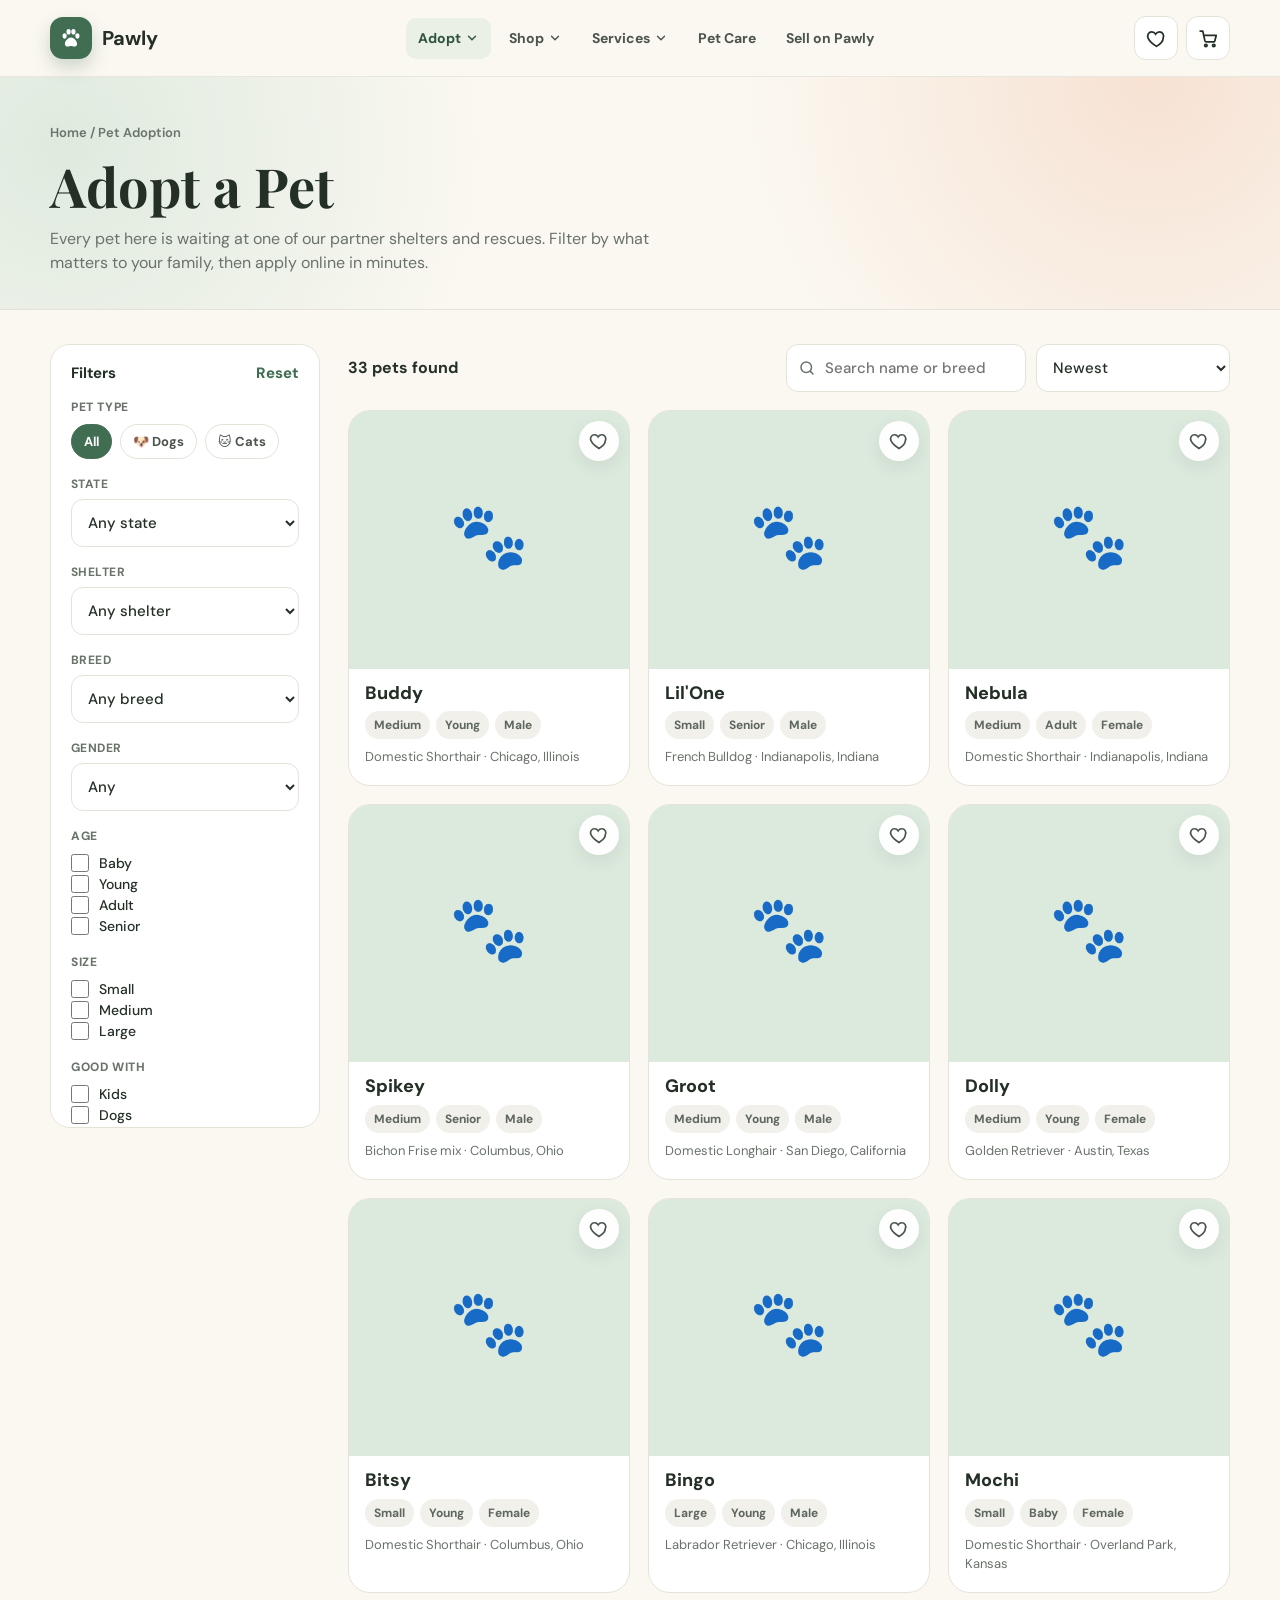
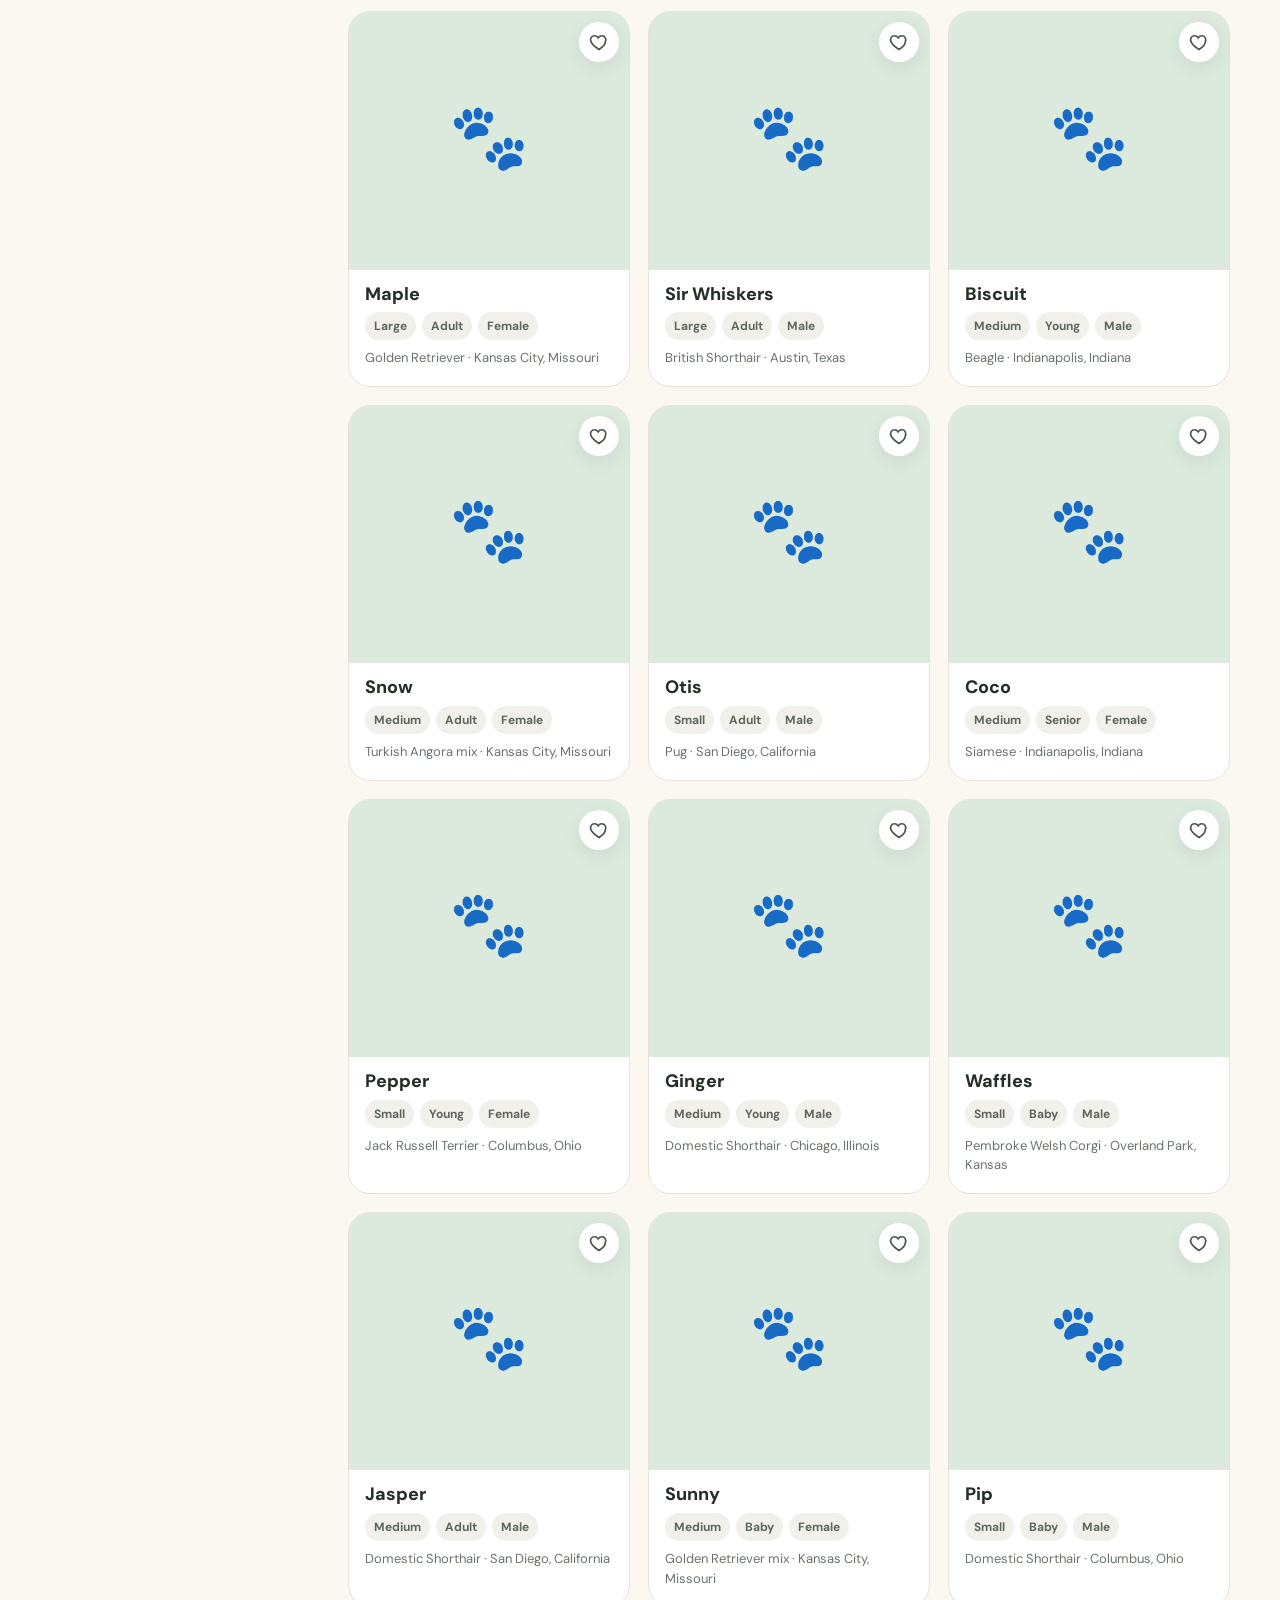
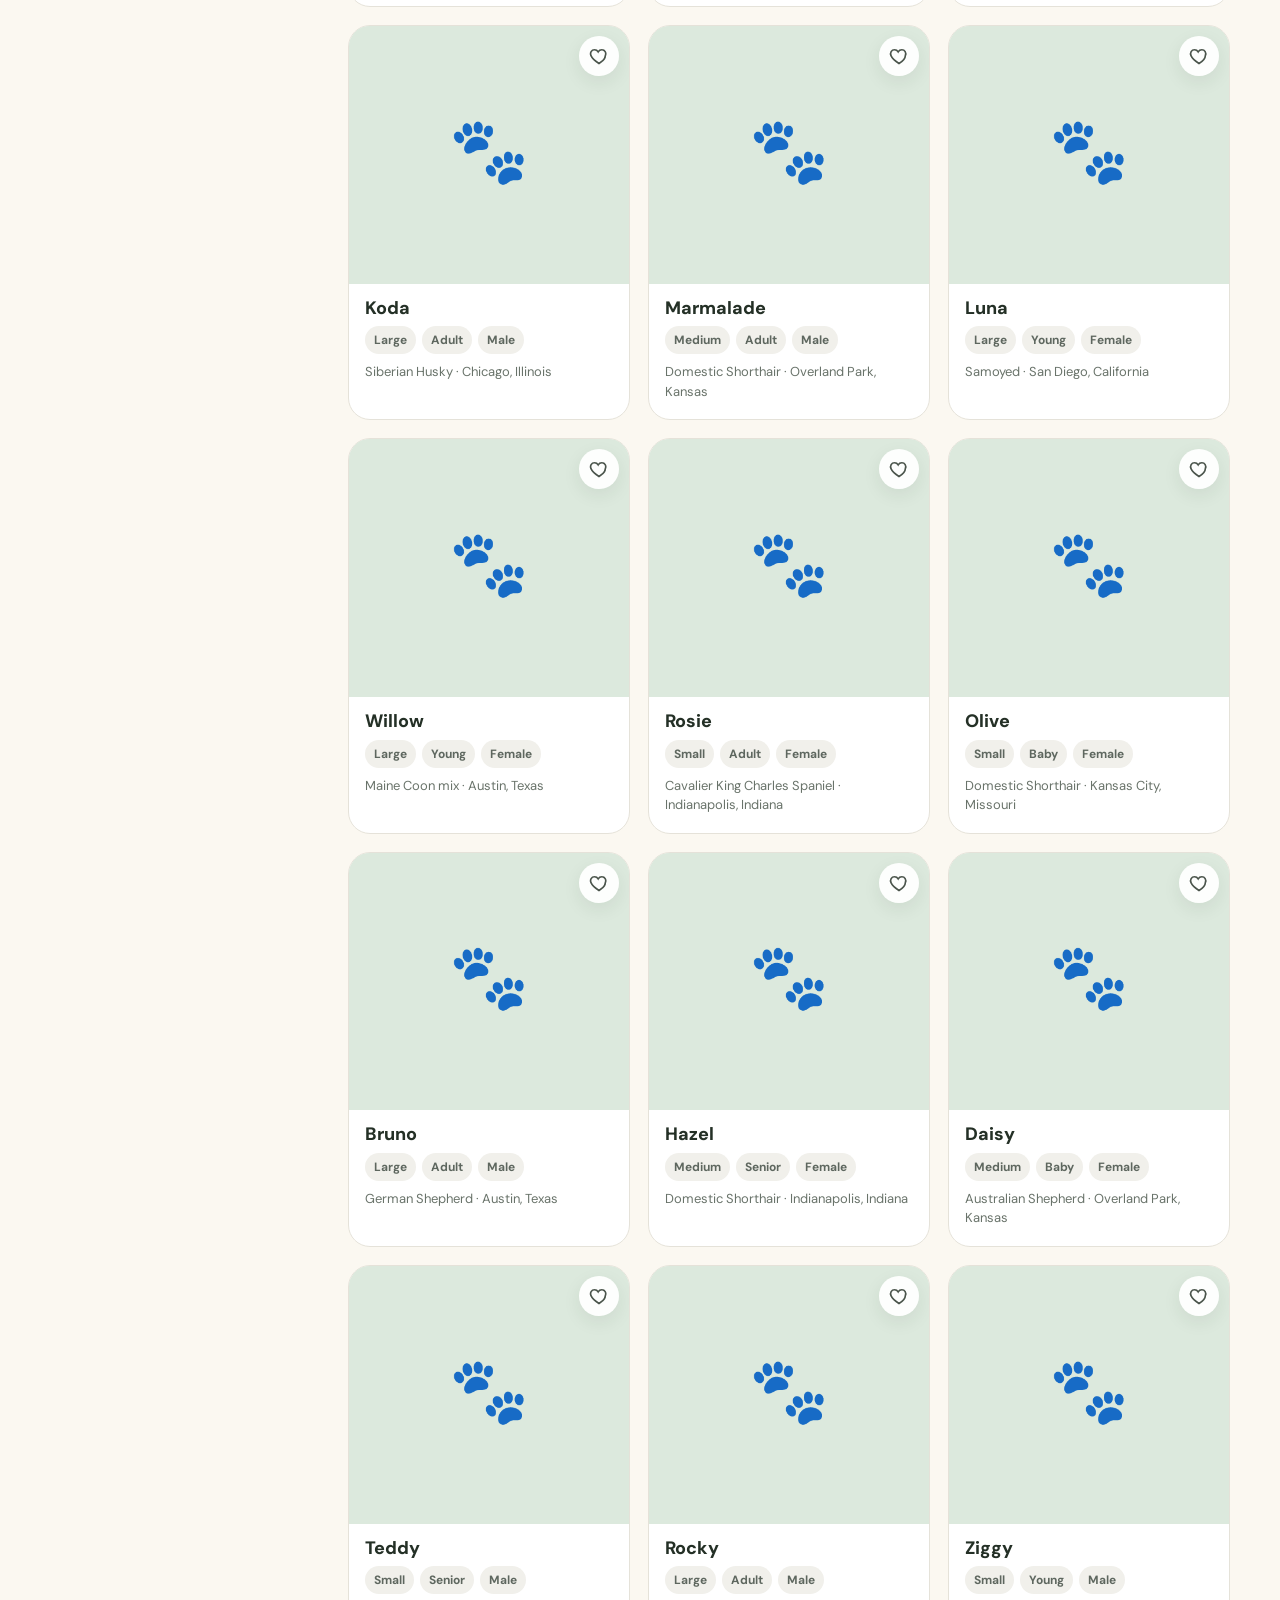
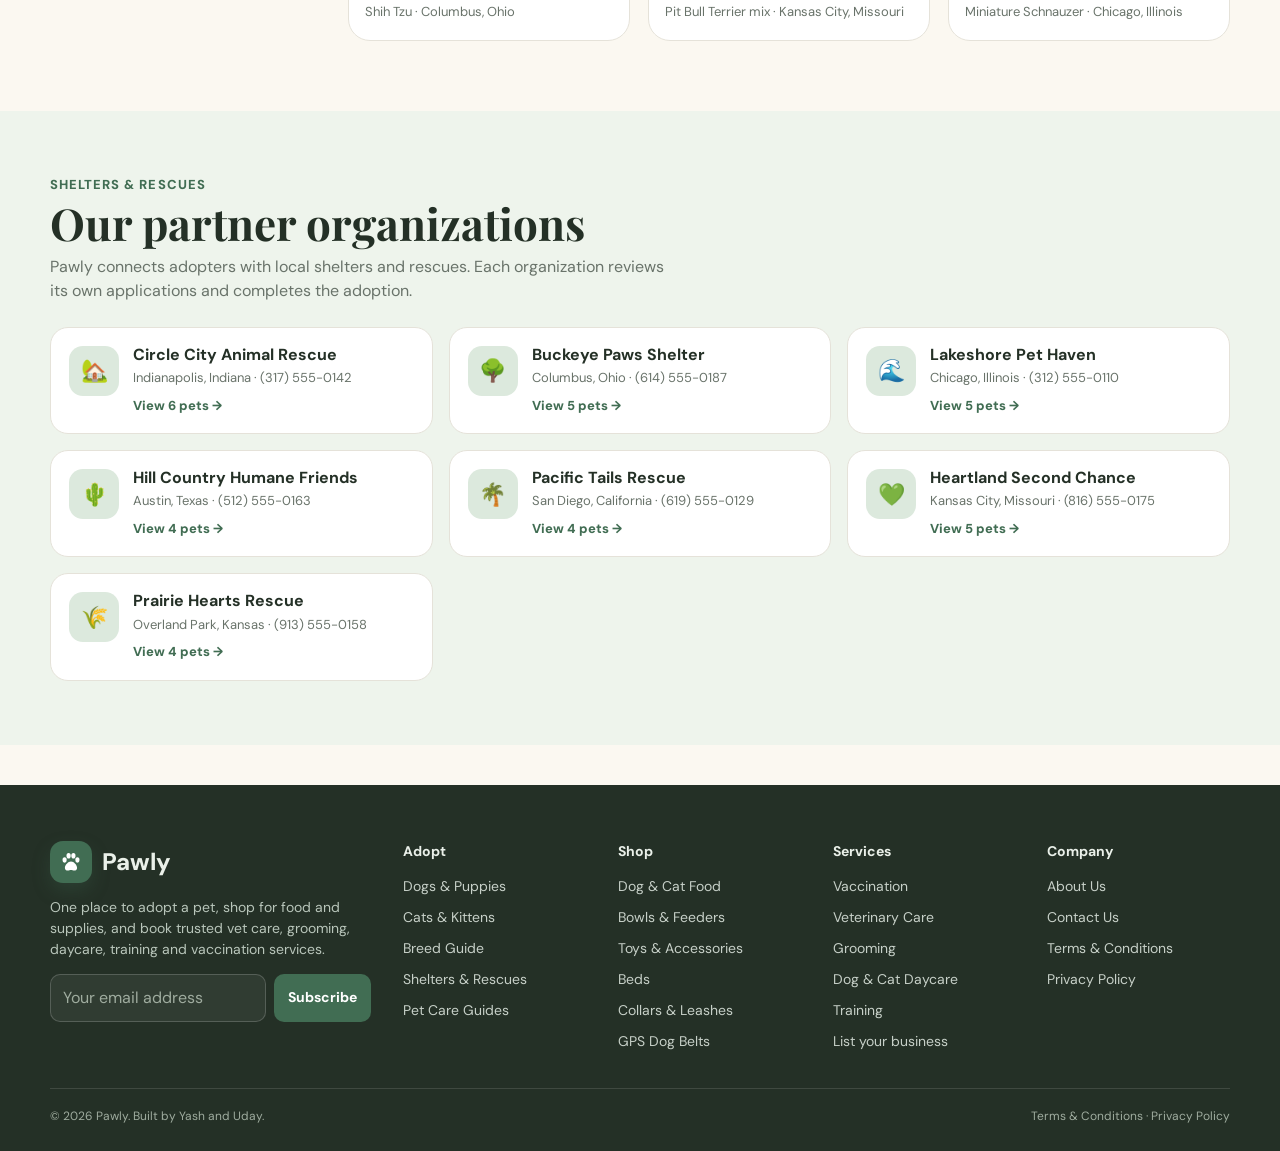
<file: Pawly_Website/Pawly_Website/adopt.html>
<!DOCTYPE html>
<html lang="en">
<head>
  <meta charset="UTF-8" />
  <meta name="viewport" content="width=device-width, initial-scale=1.0" />
  <title>Adopt a Dog or Cat | Pawly</title>
  <meta name="description" content="Search adoptable dogs and cats by state, age, gender, size and breed." />
  <link rel="icon" href="data:image/svg+xml,<svg xmlns='http://www.w3.org/2000/svg' viewBox='0 0 100 100'><text y='.9em' font-size='90'>🐾</text></svg>">
  <link rel="preconnect" href="https://fonts.googleapis.com">
  <link rel="preconnect" href="https://fonts.gstatic.com" crossorigin>
  <link href="https://fonts.googleapis.com/css2?family=DM+Sans:wght@400;500;600;700;800&family=Playfair+Display:wght@600;700&display=swap" rel="stylesheet">
  <link rel="stylesheet" href="assets/css/style.css">
</head>
<body data-page="adopt">
  <main>
    <div class="page-hero">
      <div class="container">
        <div class="crumbs"><a href="index.html">Home</a> / Pet Adoption</div>
        <h1 id="adoptTitle">Adopt a Pet</h1>
        <p>Every pet here is waiting at one of our partner shelters and rescues. Filter by what matters to your family, then apply online in minutes.</p>
      </div>
    </div>

    <div class="container listing">
      <aside class="sidebar" id="filters" aria-label="Filters">
        <h4>Filters <button class="link-btn" id="resetFilters" type="button">Reset</button></h4>

        <div class="group">
          <div class="group-title">Pet type</div>
          <div class="chips" id="typeChips">
            <button type="button" class="chip" data-type="">All</button>
            <button type="button" class="chip" data-type="dog">🐶 Dogs</button>
            <button type="button" class="chip" data-type="cat">🐱 Cats</button>
          </div>
        </div>

        <label class="field"><span>State</span><select id="fState"><option value="">Any state</option></select></label>
        <label class="field"><span>Shelter</span><select id="fShelter"><option value="">Any shelter</option></select></label>
        <label class="field"><span>Breed</span><select id="fBreed"><option value="">Any breed</option></select></label>
        <label class="field"><span>Gender</span><select id="fGender"><option value="">Any</option><option>Male</option><option>Female</option></select></label>

        <div class="group">
          <div class="group-title">Age</div>
          <div id="fAge">
            <label class="check"><input type="checkbox" value="Baby"> Baby</label>
            <label class="check"><input type="checkbox" value="Young"> Young</label>
            <label class="check"><input type="checkbox" value="Adult"> Adult</label>
            <label class="check"><input type="checkbox" value="Senior"> Senior</label>
          </div>
        </div>
        <div class="group">
          <div class="group-title">Size</div>
          <div id="fSize">
            <label class="check"><input type="checkbox" value="Small"> Small</label>
            <label class="check"><input type="checkbox" value="Medium"> Medium</label>
            <label class="check"><input type="checkbox" value="Large"> Large</label>
          </div>
        </div>
        <div class="group">
          <div class="group-title">Good with</div>
          <div id="fTraits">
            <label class="check"><input type="checkbox" value="0"> Kids</label>
            <label class="check"><input type="checkbox" value="1"> Dogs</label>
            <label class="check"><input type="checkbox" value="2"> Cats</label>
            <label class="check"><input type="checkbox" value="3"> Already house-trained</label>
          </div>
        </div>
      </aside>

      <div class="results">
        <div class="results-bar">
          <div style="display:flex;gap:10px;align-items:center">
            <button class="btn ghost sm filter-toggle" id="filterToggle" type="button" aria-controls="filters" aria-expanded="false">☰ Filters</button>
            <span class="count" id="count">0 pets</span>
          </div>
          <div class="right">
            <label class="search-input"><span class="sr-only">Search by name or breed</span>
              <svg viewBox="0 0 24 24" fill="none" stroke-width="2" stroke-linecap="round" aria-hidden="true"><circle cx="11" cy="11" r="7"/><path d="M20 20l-3.5-3.5"/></svg>
              <input class="input" id="fSearch" type="search" placeholder="Search name or breed">
            </label>
            <select class="input" id="fSort" style="width:auto" aria-label="Sort">
              <option value="new">Newest</option>
              <option value="name">Name A–Z</option>
              <option value="fee">Lowest adoption fee</option>
            </select>
          </div>
        </div>
        <div class="cards" id="grid"></div>
      </div>
    </div>

    <!-- Shelters & rescues -->
    <section id="shelters" class="band-sage">
      <div class="container">
        <div class="section-head">
          <div>
            <div class="section-kicker">Shelters & Rescues</div>
            <h2 class="section-title">Our partner organizations</h2>
            <p class="section-sub">Pawly connects adopters with local shelters and rescues. Each organization reviews its own applications and completes the adoption.</p>
          </div>
        </div>
        <div class="shelter-grid" id="shelterGrid"></div>
      </div>
    </section>
  </main>

  <script src="assets/js/data.js"></script>
  <script src="assets/js/app.js"></script>
  <script src="assets/js/adopt.js"></script>
</body>
</html>
</file>
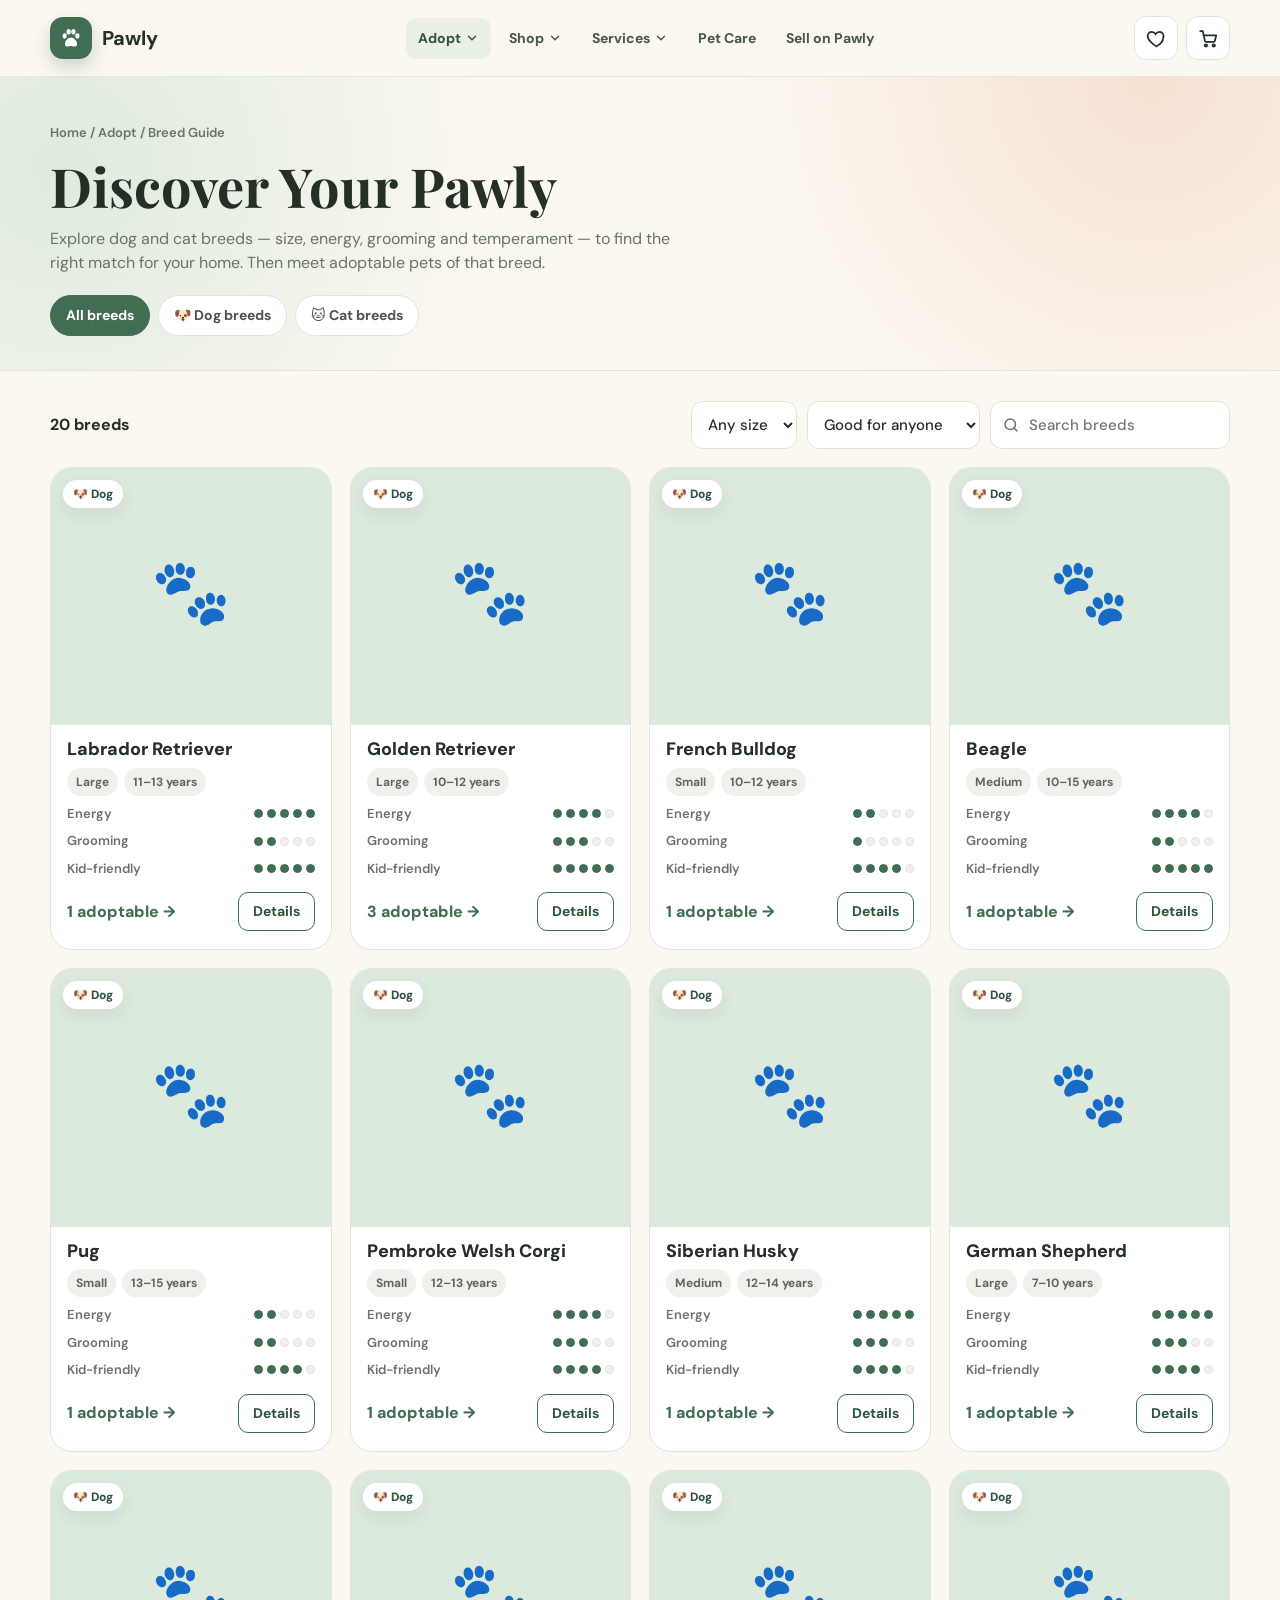
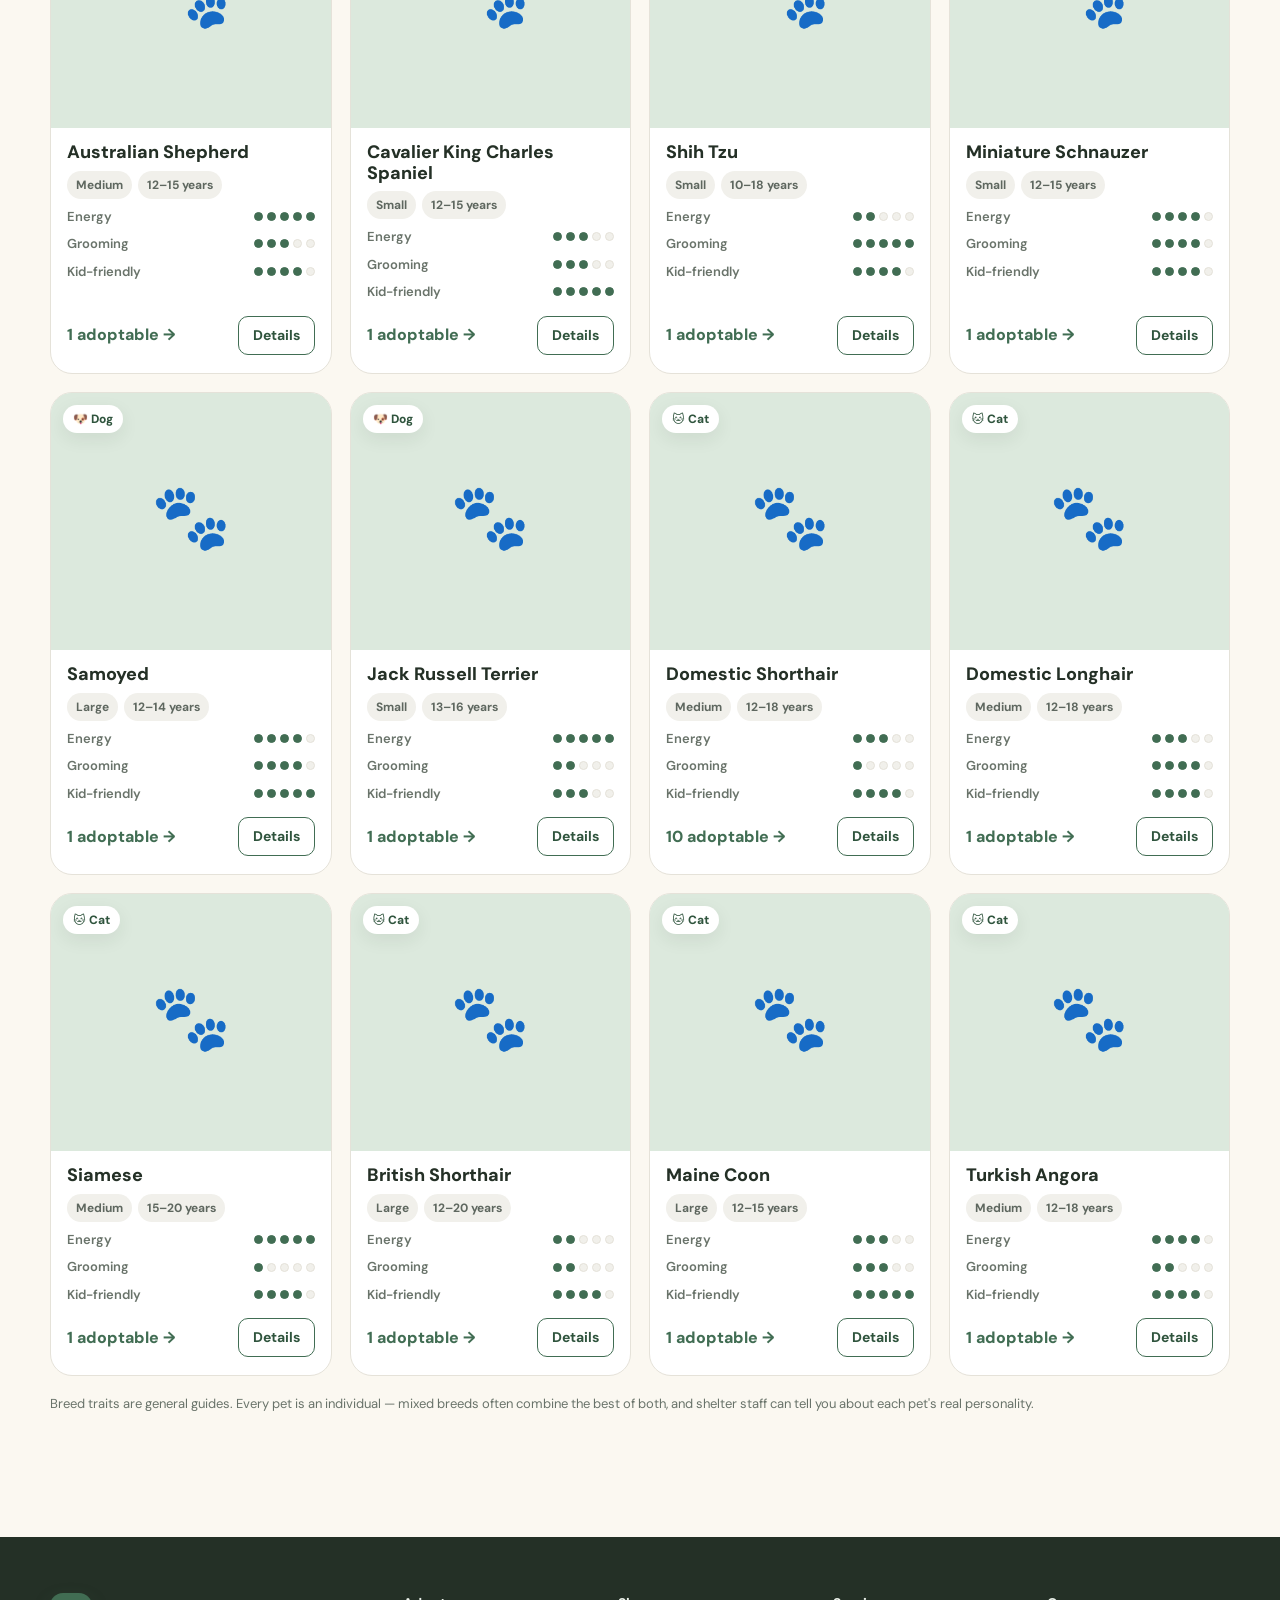
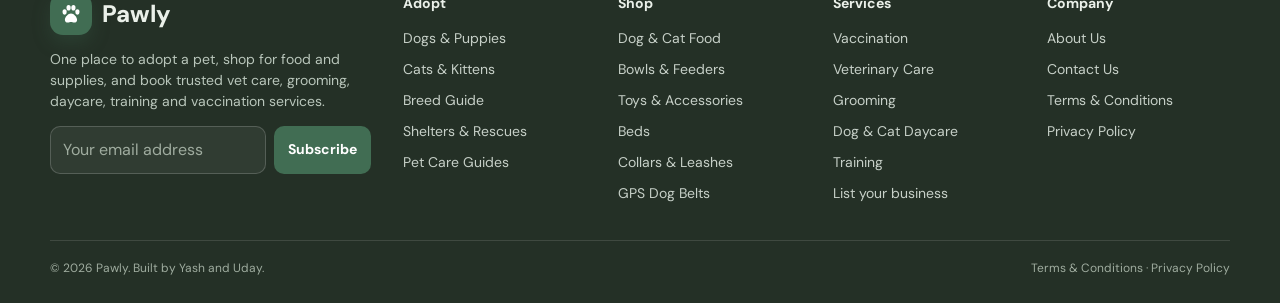
<file: Pawly_Website/Pawly_Website/breeds.html>
<!DOCTYPE html>
<html lang="en">
<head>
  <meta charset="UTF-8" />
  <meta name="viewport" content="width=device-width, initial-scale=1.0" />
  <title>Dog & Cat Breed Guide | Pawly</title>
  <meta name="description" content="Explore dog and cat breeds — size, energy, grooming, lifespan and temperament — and find adoptable pets of each breed." />
  <link rel="icon" href="data:image/svg+xml,<svg xmlns='http://www.w3.org/2000/svg' viewBox='0 0 100 100'><text y='.9em' font-size='90'>🐾</text></svg>">
  <link rel="preconnect" href="https://fonts.googleapis.com">
  <link rel="preconnect" href="https://fonts.gstatic.com" crossorigin>
  <link href="https://fonts.googleapis.com/css2?family=DM+Sans:wght@400;500;600;700;800&family=Playfair+Display:wght@600;700&display=swap" rel="stylesheet">
  <link rel="stylesheet" href="assets/css/style.css">
</head>
<body data-page="adopt">
  <main>
    <div class="page-hero">
      <div class="container">
        <div class="crumbs"><a href="index.html">Home</a> / <a href="adopt.html">Adopt</a> / Breed Guide</div>
        <h1 id="breedTitle">Discover Your Pawly</h1>
        <p>Explore dog and cat breeds — size, energy, grooming and temperament — to find the right match for your home. Then meet adoptable pets of that breed.</p>
        <div class="chips" id="typeChips" style="margin-top:20px">
          <button type="button" class="chip" data-type="">All breeds</button>
          <button type="button" class="chip" data-type="dog">🐶 Dog breeds</button>
          <button type="button" class="chip" data-type="cat">🐱 Cat breeds</button>
        </div>
      </div>
    </div>

    <div class="container" style="padding:30px 0 70px">
      <div class="results-bar">
        <span class="count" id="count">0 breeds</span>
        <div class="right">
          <select class="input" id="fSize" style="width:auto" aria-label="Size">
            <option value="">Any size</option><option>Small</option><option>Medium</option><option>Large</option>
          </select>
          <select class="input" id="fGood" style="width:auto" aria-label="Good for">
            <option value="">Good for anyone</option>
            <option value="apartment">Apartment living</option>
            <option value="kids">Families with kids</option>
            <option value="active">Active owners</option>
            <option value="lowshed">Low shedding</option>
            <option value="easygroom">Easy grooming</option>
          </select>
          <label class="search-input"><span class="sr-only">Search breeds</span>
            <svg viewBox="0 0 24 24" fill="none" stroke-width="2" stroke-linecap="round" aria-hidden="true"><circle cx="11" cy="11" r="7"/><path d="M20 20l-3.5-3.5"/></svg>
            <input class="input" id="fSearch" type="search" placeholder="Search breeds">
          </label>
        </div>
      </div>
      <div class="cards" id="grid"></div>
      <p class="form-note" style="margin-top:18px">Breed traits are general guides. Every pet is an individual — mixed breeds often combine the best of both, and shelter staff can tell you about each pet's real personality.</p>
    </div>
  </main>

  <script src="assets/js/data.js"></script>
  <script src="assets/js/app.js"></script>
  <script src="assets/js/breeds.js"></script>
</body>
</html>
</file>
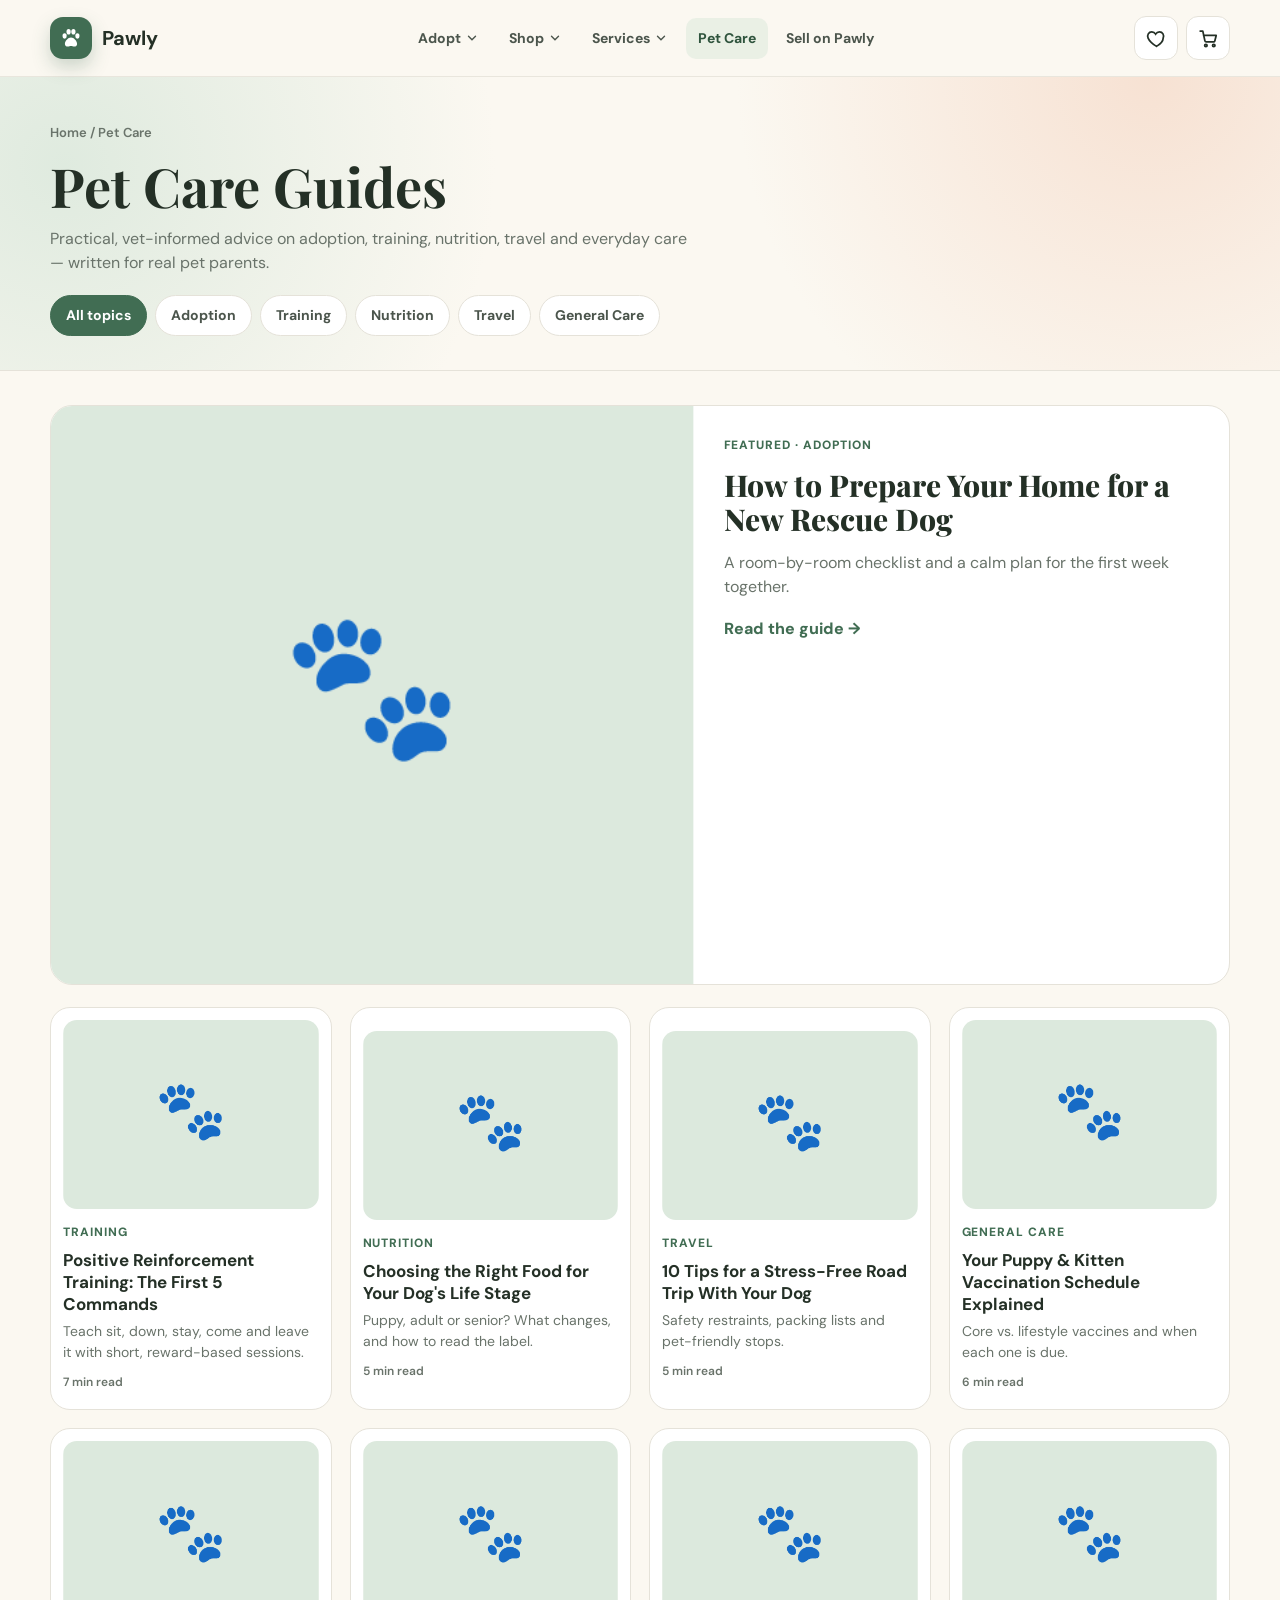
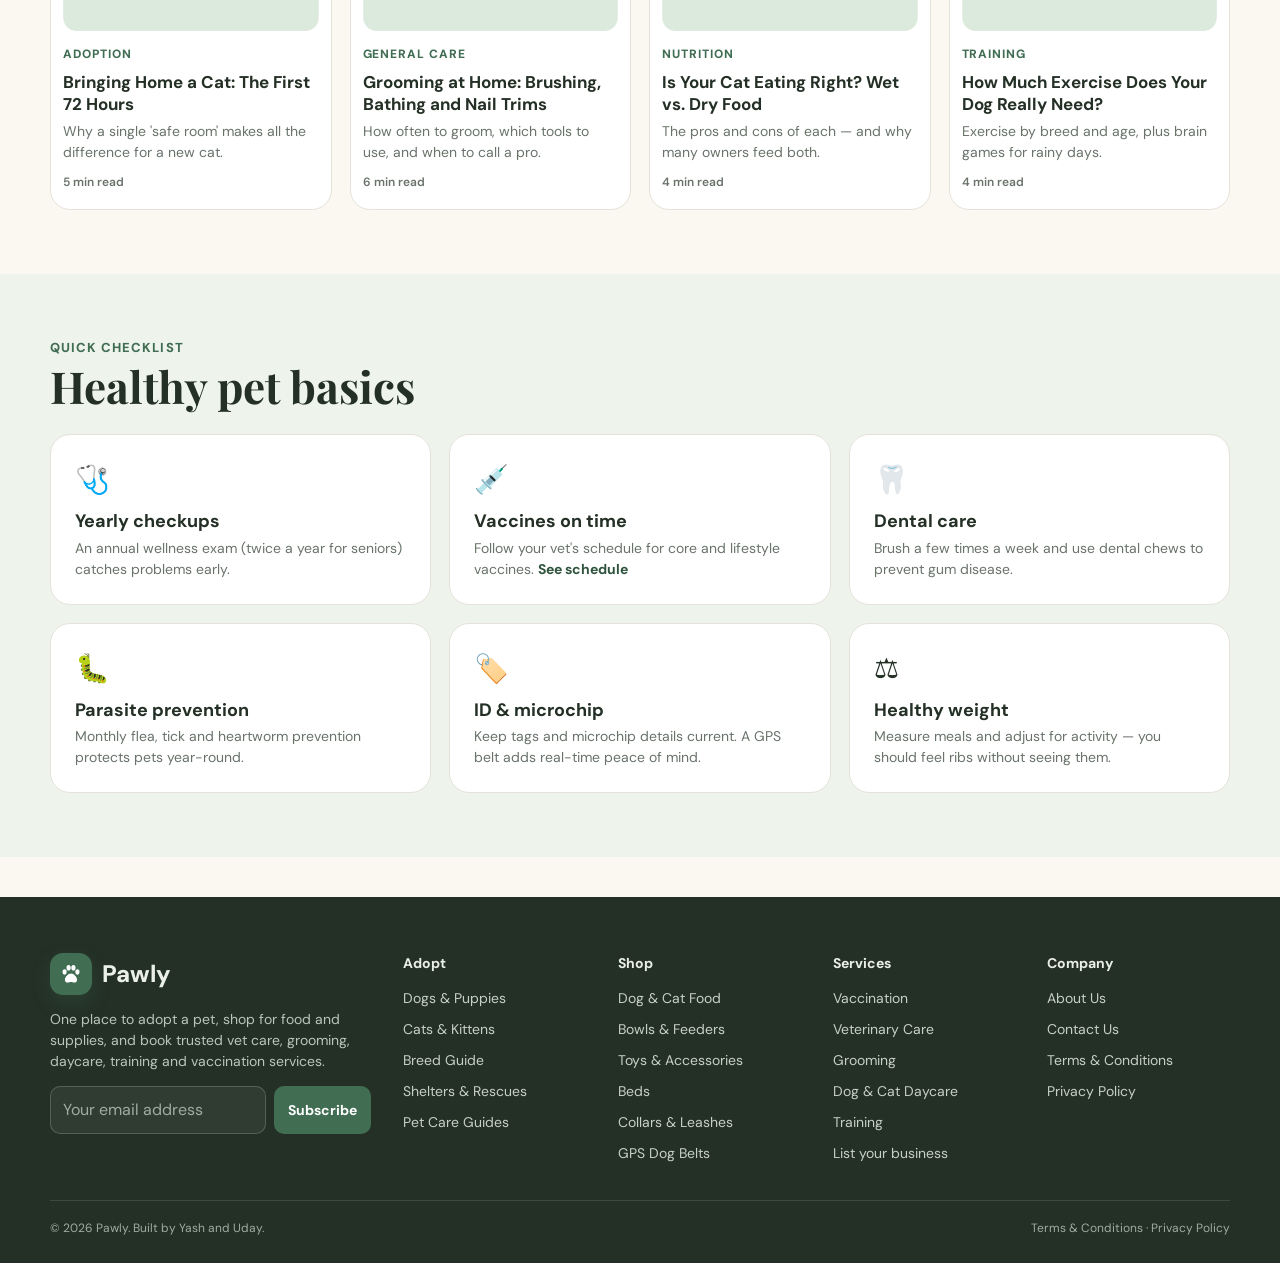
<file: Pawly_Website/Pawly_Website/care.html>
<!DOCTYPE html>
<html lang="en">
<head>
  <meta charset="UTF-8" />
  <meta name="viewport" content="width=device-width, initial-scale=1.0" />
  <title>Pet Care Guides | Pawly</title>
  <meta name="description" content="Guides on adoption, training, nutrition, travel and everyday pet care." />
  <link rel="icon" href="data:image/svg+xml,<svg xmlns='http://www.w3.org/2000/svg' viewBox='0 0 100 100'><text y='.9em' font-size='90'>🐾</text></svg>">
  <link rel="preconnect" href="https://fonts.googleapis.com">
  <link rel="preconnect" href="https://fonts.gstatic.com" crossorigin>
  <link href="https://fonts.googleapis.com/css2?family=DM+Sans:wght@400;500;600;700;800&family=Playfair+Display:wght@600;700&display=swap" rel="stylesheet">
  <link rel="stylesheet" href="assets/css/style.css">
</head>
<body data-page="care">
  <main>
    <div class="page-hero">
      <div class="container">
        <div class="crumbs"><a href="index.html">Home</a> / Pet Care</div>
        <h1>Pet Care Guides</h1>
        <p>Practical, vet-informed advice on adoption, training, nutrition, travel and everyday care — written for real pet parents.</p>
        <div class="chips" id="catChips" style="margin-top:20px"></div>
      </div>
    </div>

    <section style="padding-top:34px">
      <div class="container">
        <div id="featured"></div>
        <div class="guide-grid" id="grid" style="margin-top:22px"></div>
      </div>
    </section>

    <section class="band-sage">
      <div class="container">
        <div class="section-head"><div><div class="section-kicker">Quick checklist</div><h2 class="section-title">Healthy pet basics</h2></div></div>
        <div class="values">
          <div class="value"><div class="ico">🩺</div><h4>Yearly checkups</h4><p>An annual wellness exam (twice a year for seniors) catches problems early.</p></div>
          <div class="value"><div class="ico">💉</div><h4>Vaccines on time</h4><p>Follow your vet's schedule for core and lifestyle vaccines. <a href="services.html?type=vaccination#schedule" style="color:var(--green-dark);font-weight:700">See schedule</a></p></div>
          <div class="value"><div class="ico">🦷</div><h4>Dental care</h4><p>Brush a few times a week and use dental chews to prevent gum disease.</p></div>
          <div class="value"><div class="ico">🐛</div><h4>Parasite prevention</h4><p>Monthly flea, tick and heartworm prevention protects pets year-round.</p></div>
          <div class="value"><div class="ico">🏷️</div><h4>ID & microchip</h4><p>Keep tags and microchip details current. A GPS belt adds real-time peace of mind.</p></div>
          <div class="value"><div class="ico">⚖️</div><h4>Healthy weight</h4><p>Measure meals and adjust for activity — you should feel ribs without seeing them.</p></div>
        </div>
      </div>
    </section>
  </main>

  <script src="assets/js/data.js"></script>
  <script src="assets/js/app.js"></script>
  <script>
    (function () {
      let cat = "";
      $("#catChips").innerHTML = `<button class="chip active" data-cat="">All topics</button>` +
        GUIDE_CATEGORIES.map(c => `<button class="chip" data-cat="${c}">${c}</button>`).join("");

      function render() {
        $$("#catChips .chip").forEach(c => c.classList.toggle("active", c.dataset.cat === cat));
        const list = GUIDES.filter(g => !cat || g.cat === cat);
        const [first, ...rest] = list;
        $("#featured").innerHTML = first ? `
          <button class="card featured-guide" data-open-guide="${first.id}">
            <img src="${img(first.img, 1200)}" alt="">
            <div class="body">
              <div class="guide-type">Featured · ${esc(first.cat)}</div>
              <h3 class="serif" style="font-size:30px;margin:6px 0">${esc(first.title)}</h3>
              <p class="muted" style="margin:0">${esc(first.summary)}</p>
              <span class="link-btn" style="margin-top:10px">Read the guide →</span>
            </div>
          </button>` : "";
        $("#grid").innerHTML = rest.map(guideCard).join("");
      }

      $("#catChips").addEventListener("click", e => { const c = e.target.closest(".chip"); if (c) { cat = c.dataset.cat; render(); } });
      render();

      // Deep links like care.html#first-five-commands open the article
      const fromHash = () => { const id = location.hash.slice(1); if (findGuide(id)) openGuide(id); };
      fromHash();
      window.addEventListener("hashchange", fromHash);
    })();
  </script>
</body>
</html>
</file>
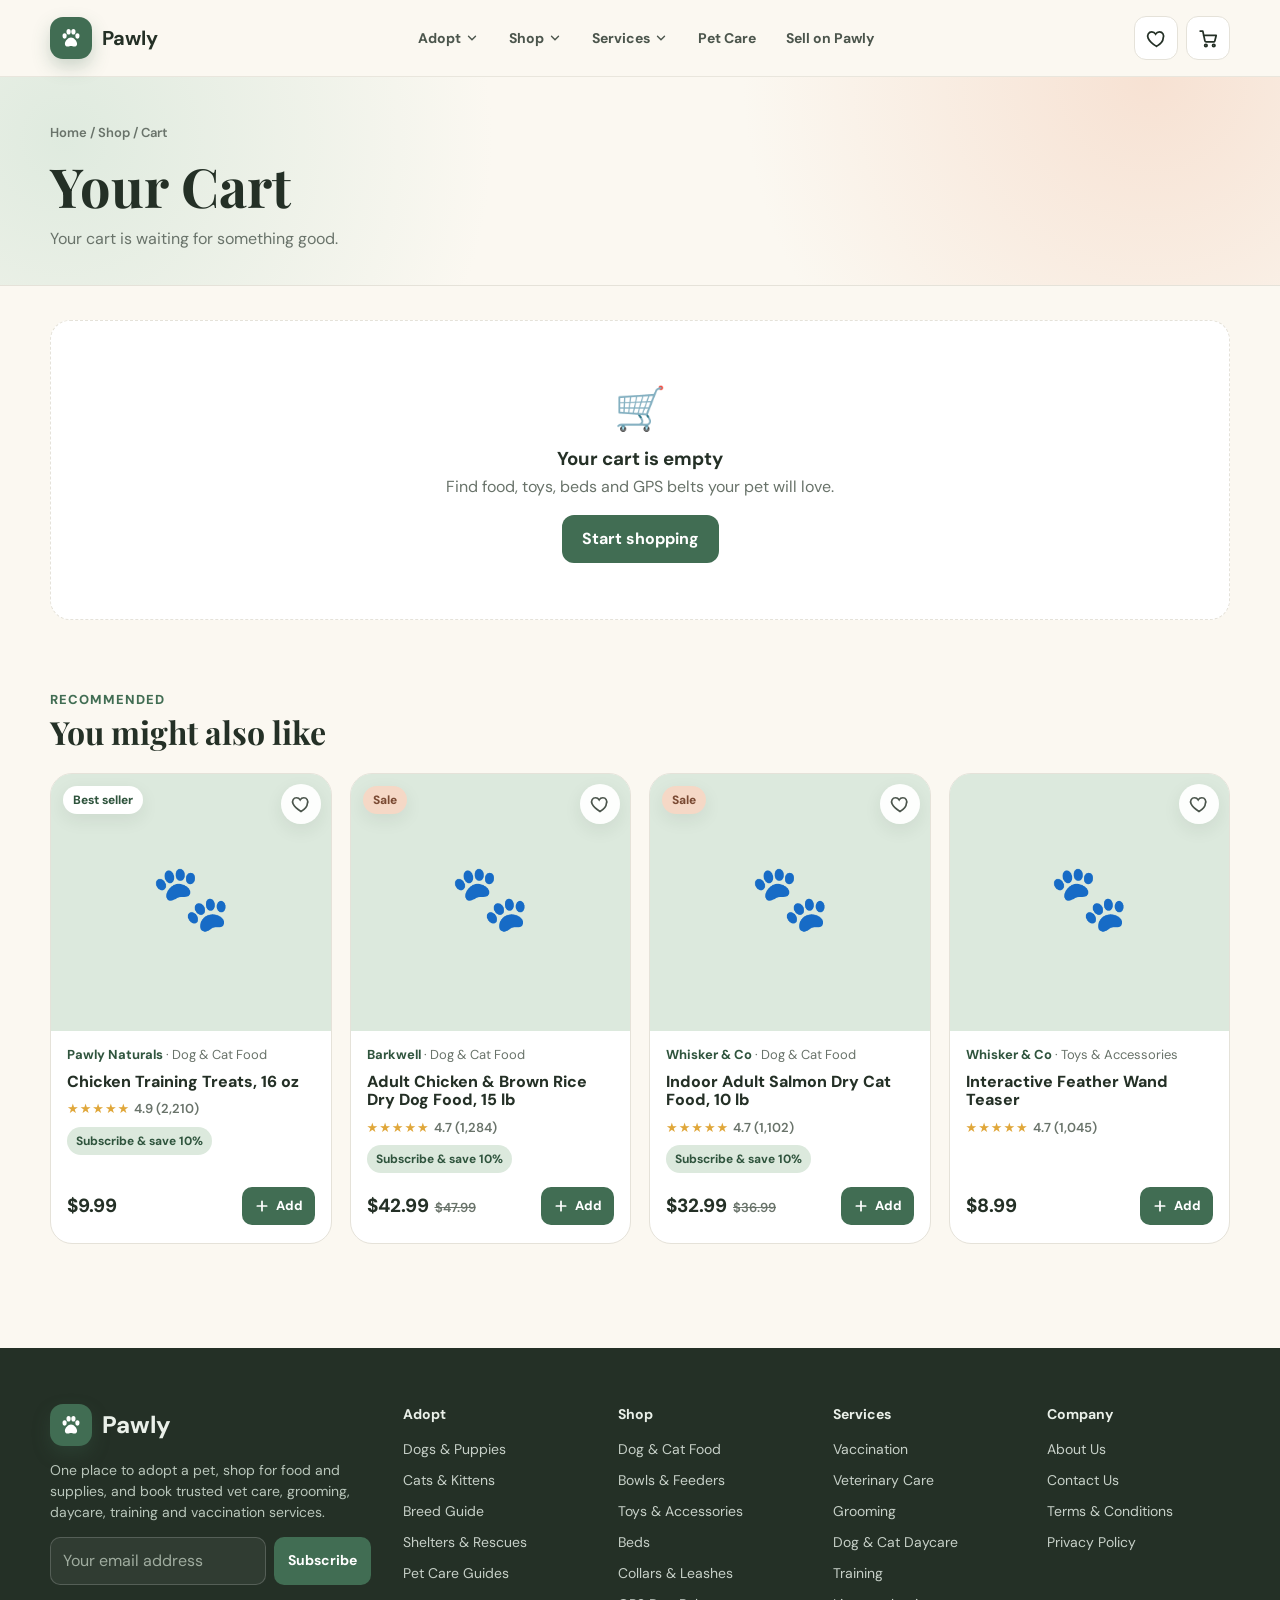
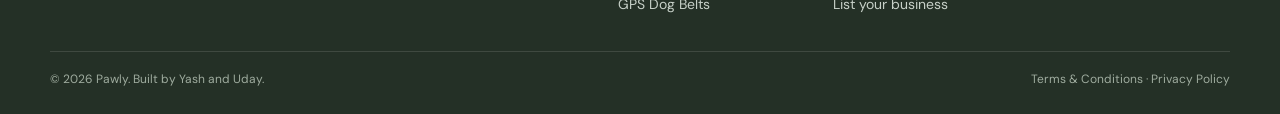
<file: Pawly_Website/Pawly_Website/cart.html>
<!DOCTYPE html>
<html lang="en">
<head>
  <meta charset="UTF-8" />
  <meta name="viewport" content="width=device-width, initial-scale=1.0" />
  <title>Your Cart | Pawly</title>
  <link rel="icon" href="data:image/svg+xml,<svg xmlns='http://www.w3.org/2000/svg' viewBox='0 0 100 100'><text y='.9em' font-size='90'>🐾</text></svg>">
  <link rel="preconnect" href="https://fonts.googleapis.com">
  <link rel="preconnect" href="https://fonts.gstatic.com" crossorigin>
  <link href="https://fonts.googleapis.com/css2?family=DM+Sans:wght@400;500;600;700;800&family=Playfair+Display:wght@600;700&display=swap" rel="stylesheet">
  <link rel="stylesheet" href="assets/css/style.css">
</head>
<body data-page="cart">
  <main>
    <div class="page-hero">
      <div class="container">
        <div class="crumbs"><a href="index.html">Home</a> / <a href="shop.html">Shop</a> / Cart</div>
        <h1>Your Cart</h1>
        <p id="cartSub">Review your items, set up food subscriptions and check out.</p>
      </div>
    </div>

    <div class="container cart-layout" id="cartLayout">
      <div id="cartItems"></div>
      <aside class="summary" id="summary" aria-label="Order summary"></aside>
    </div>

    <section style="padding-top:0">
      <div class="container">
        <div class="section-head"><div><div class="section-kicker">Recommended</div><h2 class="section-title" style="font-size:32px">You might also like</h2></div></div>
        <div class="cards" id="recs"></div>
      </div>
    </section>
  </main>

  <script src="assets/js/data.js"></script>
  <script src="assets/js/app.js"></script>
  <script src="assets/js/cart.js"></script>
</body>
</html>
</file>
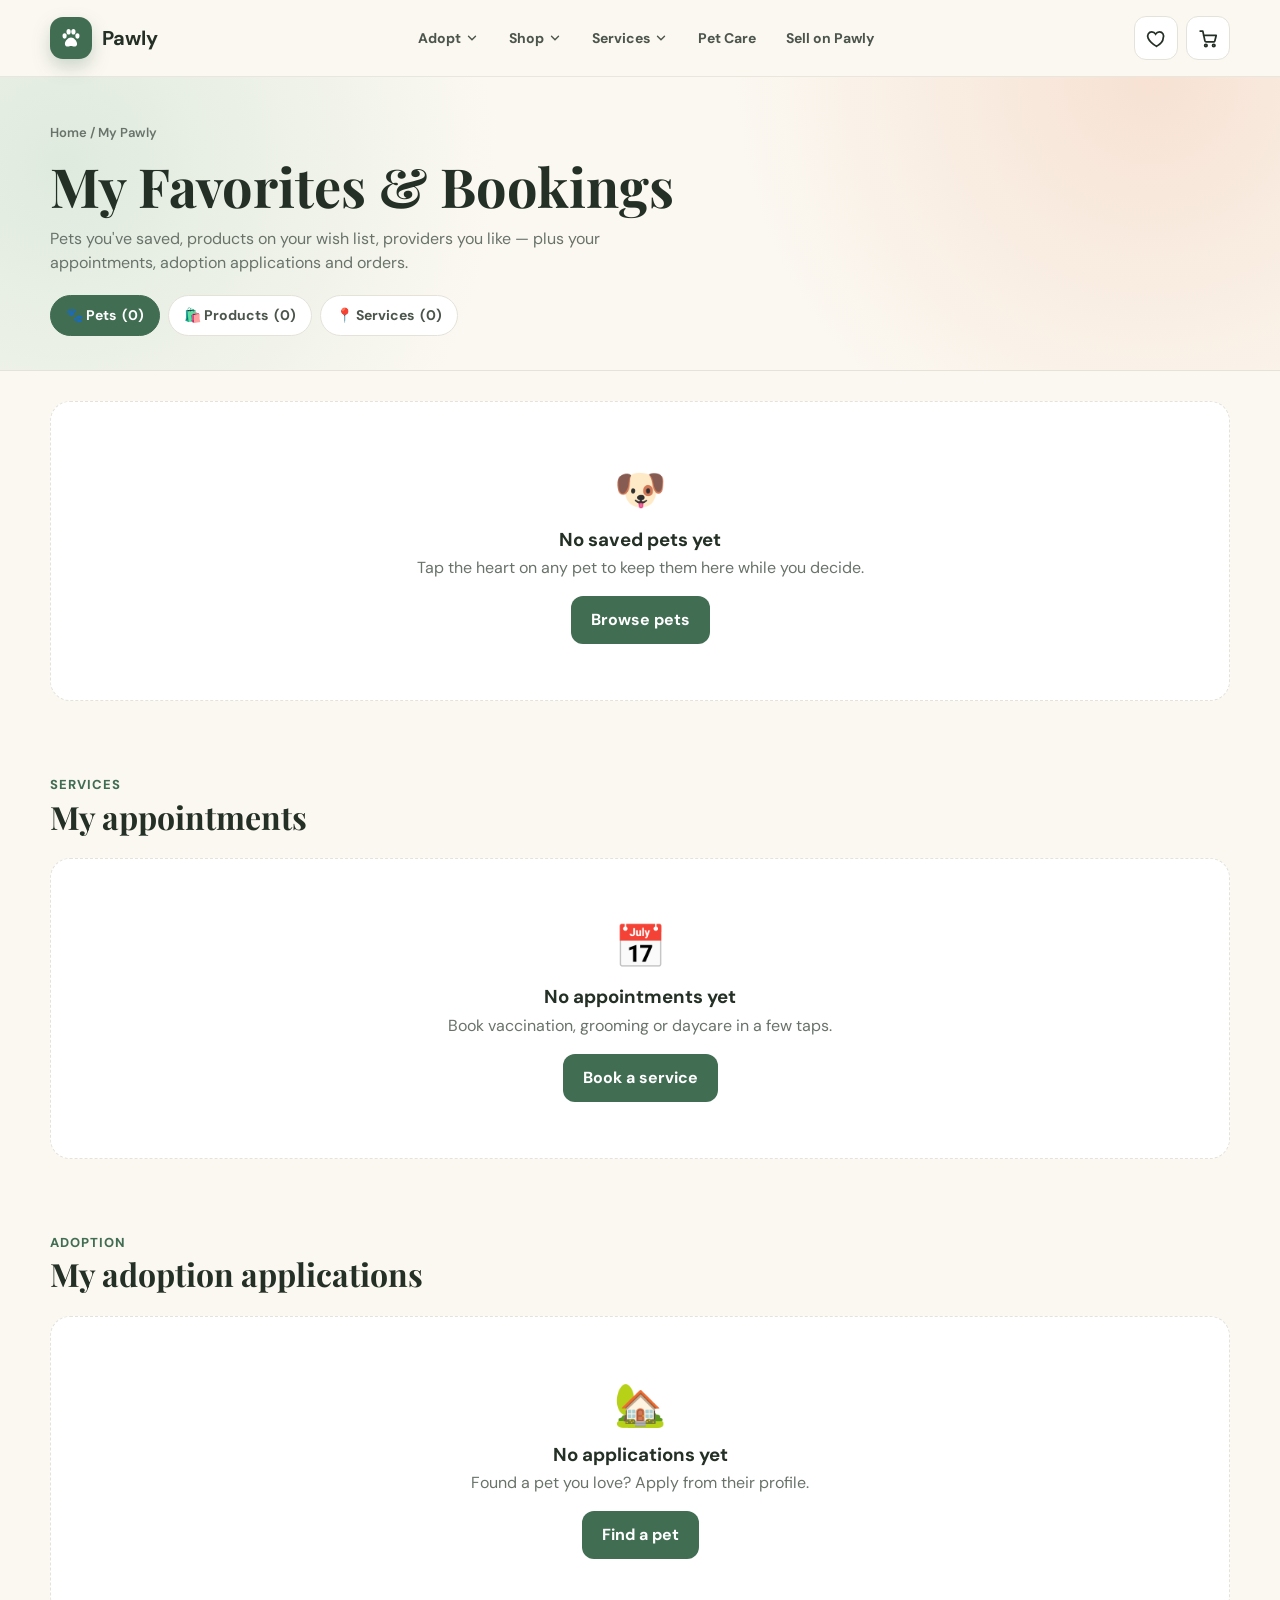
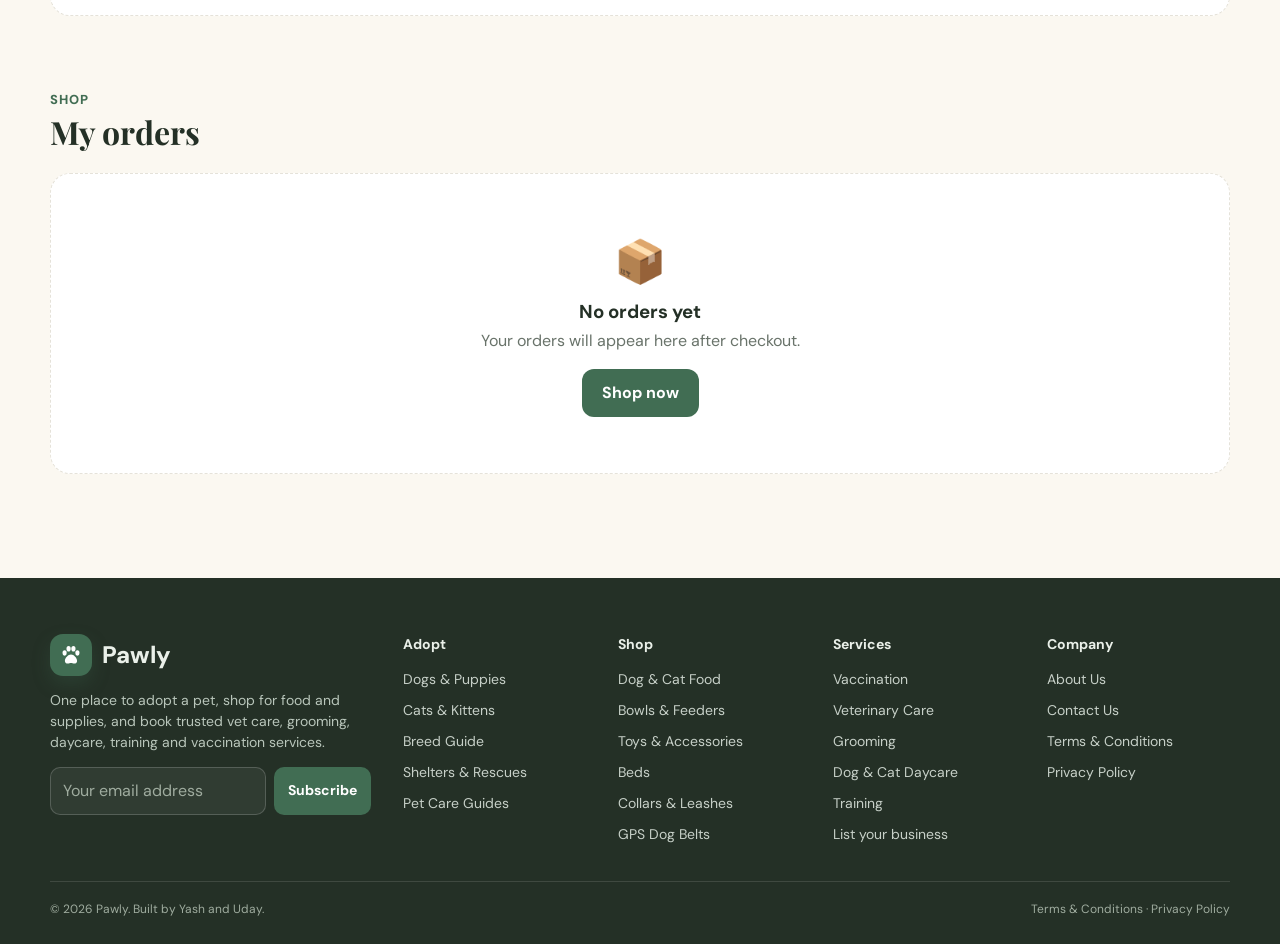
<file: Pawly_Website/Pawly_Website/favorites.html>
<!DOCTYPE html>
<html lang="en">
<head>
  <meta charset="UTF-8" />
  <meta name="viewport" content="width=device-width, initial-scale=1.0" />
  <title>My Favorites & Bookings | Pawly</title>
  <link rel="icon" href="data:image/svg+xml,<svg xmlns='http://www.w3.org/2000/svg' viewBox='0 0 100 100'><text y='.9em' font-size='90'>🐾</text></svg>">
  <link rel="preconnect" href="https://fonts.googleapis.com">
  <link rel="preconnect" href="https://fonts.gstatic.com" crossorigin>
  <link href="https://fonts.googleapis.com/css2?family=DM+Sans:wght@400;500;600;700;800&family=Playfair+Display:wght@600;700&display=swap" rel="stylesheet">
  <link rel="stylesheet" href="assets/css/style.css">
</head>
<body data-page="favorites">
  <main>
    <div class="page-hero">
      <div class="container">
        <div class="crumbs"><a href="index.html">Home</a> / My Pawly</div>
        <h1>My Favorites & Bookings</h1>
        <p>Pets you've saved, products on your wish list, providers you like — plus your appointments, adoption applications and orders.</p>
        <div class="chips" id="favTabs" style="margin-top:20px">
          <button class="chip active" data-tab="pet">🐾 Pets <span data-c="pet"></span></button>
          <button class="chip" data-tab="product">🛍️ Products <span data-c="product"></span></button>
          <button class="chip" data-tab="provider">📍 Services <span data-c="provider"></span></button>
        </div>
      </div>
    </div>

    <section style="padding-top:30px">
      <div class="container">
        <div class="cards" id="favGrid"></div>
      </div>
    </section>

    <section id="bookings" style="padding-top:10px">
      <div class="container">
        <div class="section-head"><div><div class="section-kicker">Services</div><h2 class="section-title" style="font-size:32px">My appointments</h2></div></div>
        <div class="row-list" id="bookingList"></div>
      </div>
    </section>

    <section id="applications" style="padding-top:10px">
      <div class="container">
        <div class="section-head"><div><div class="section-kicker">Adoption</div><h2 class="section-title" style="font-size:32px">My adoption applications</h2></div></div>
        <div class="row-list" id="appList"></div>
      </div>
    </section>

    <section id="orders" style="padding-top:10px">
      <div class="container">
        <div class="section-head"><div><div class="section-kicker">Shop</div><h2 class="section-title" style="font-size:32px">My orders</h2></div></div>
        <div class="row-list" id="orderList"></div>
      </div>
    </section>
  </main>

  <script src="assets/js/data.js"></script>
  <script src="assets/js/app.js"></script>
  <script>
    (function () {
      let tab = "pet";
      const EMPTY = {
        pet: ["🐶", "No saved pets yet", "Tap the heart on any pet to keep them here while you decide.", "adopt.html", "Browse pets"],
        product: ["🛍️", "Your wish list is empty", "Save products to compare them or buy later.", "shop.html", "Go to the shop"],
        provider: ["📍", "No saved providers", "Save groomers, daycares and vets you'd like to book again.", "services.html", "Find services"]
      };

      function renderFavs() {
        const keys = favs.all();
        const byType = t => keys.filter(k => k.startsWith(t + ":")).map(k => k.slice(t.length + 1));
        ["pet", "product", "provider"].forEach(t => { $(`[data-c="${t}"]`).textContent = `(${byType(t).length})`; });
        $$("#favTabs .chip").forEach(c => c.classList.toggle("active", c.dataset.tab === tab));
        const ids = byType(tab);
        let html = "";
        if (tab === "pet") html = ids.map(findPet).filter(Boolean).map(petCard).join("");
        if (tab === "product") html = ids.map(findProduct).filter(Boolean).map(productCard).join("");
        if (tab === "provider") html = ids.map(findProvider).filter(Boolean).map(providerCard).join("");
        $("#favGrid").innerHTML = html || `<div style="grid-column:1/-1">${emptyState(...EMPTY[tab])}</div>`;
      }

      function renderBookings() {
        const list = store.get("bookings", []);
        $("#bookingList").innerHTML = list.length ? list.map(b => {
          const p = findProvider(b.providerId);
          const past = b.date < todayISO();
          return `<div class="row-item"><img src="${img(p ? p.img : "", 200)}" alt="">
            <div><b>${esc(b.service)} · ${esc(b.pet)}</b><span class="muted">${esc(b.provider)} — ${prettyDate(b.date)} at ${esc(b.time)} · ${money(b.price).replace(".00", "")} · ${b.mode === "home" ? "🚐 At your home" : "📍 At the provider"}</span></div>
            <div style="display:flex;gap:10px;align-items:center;flex-wrap:wrap;justify-content:flex-end">
              <span class="status ${past ? "" : "pending"}">${past ? "Completed" : "Awaiting confirmation"}</span>
              ${past ? "" : `<button class="remove" data-cancel="${b.id}">Cancel</button>`}
            </div></div>`;
        }).join("") : emptyState("📅", "No appointments yet", "Book vaccination, grooming or daycare in a few taps.", "services.html", "Book a service");
      }

      function renderApps() {
        const list = store.get("applications", []);
        $("#appList").innerHTML = list.length ? list.map(a => {
          const p = findPet(a.petId);
          return `<div class="row-item"><img src="${img(p ? p.img : "", 200)}" alt="">
            <div><b>${esc(a.petName)}</b><span class="muted">Sent to ${esc(a.shelter)} on ${new Date(a.created).toLocaleDateString("en-US", { month: "short", day: "numeric", year: "numeric" })}</span></div>
            <span class="status pending">Under review</span></div>`;
        }).join("") : emptyState("🏡", "No applications yet", "Found a pet you love? Apply from their profile.", "adopt.html", "Find a pet");
      }

      function renderOrders() {
        const list = store.get("orders", []);
        $("#orderList").innerHTML = list.length ? list.map(o => {
          const first = findProduct(o.items[0] && o.items[0].id);
          const n = o.items.reduce((s, i) => s + i.qty, 0);
          return `<div class="row-item"><img src="${img(first ? first.img : "", 200)}" alt="">
            <div><b>Order ${esc(o.id)}</b><span class="muted">${n} item${n === 1 ? "" : "s"} · ${money(o.total)} · ${new Date(o.created).toLocaleDateString("en-US", { month: "short", day: "numeric", year: "numeric" })}</span></div>
            <span class="status">Processing</span></div>`;
        }).join("") : emptyState("📦", "No orders yet", "Your orders will appear here after checkout.", "shop.html", "Shop now");
      }

      $("#favTabs").addEventListener("click", e => { const c = e.target.closest(".chip"); if (c) { tab = c.dataset.tab; renderFavs(); } });
      $("#bookingList").addEventListener("click", e => {
        const b = e.target.closest("[data-cancel]"); if (!b) return;
        store.set("bookings", store.get("bookings", []).filter(x => x.id !== b.dataset.cancel));
        renderBookings(); toast("Appointment cancelled");
      });
      document.addEventListener("pawly:favs", renderFavs);
      document.addEventListener("pawly:bookings", renderBookings);
      document.addEventListener("pawly:applications", renderApps);

      renderFavs(); renderBookings(); renderApps(); renderOrders();
      if (location.hash) { const el = $(location.hash); if (el) el.scrollIntoView(); }
    })();
  </script>
</body>
</html>
</file>
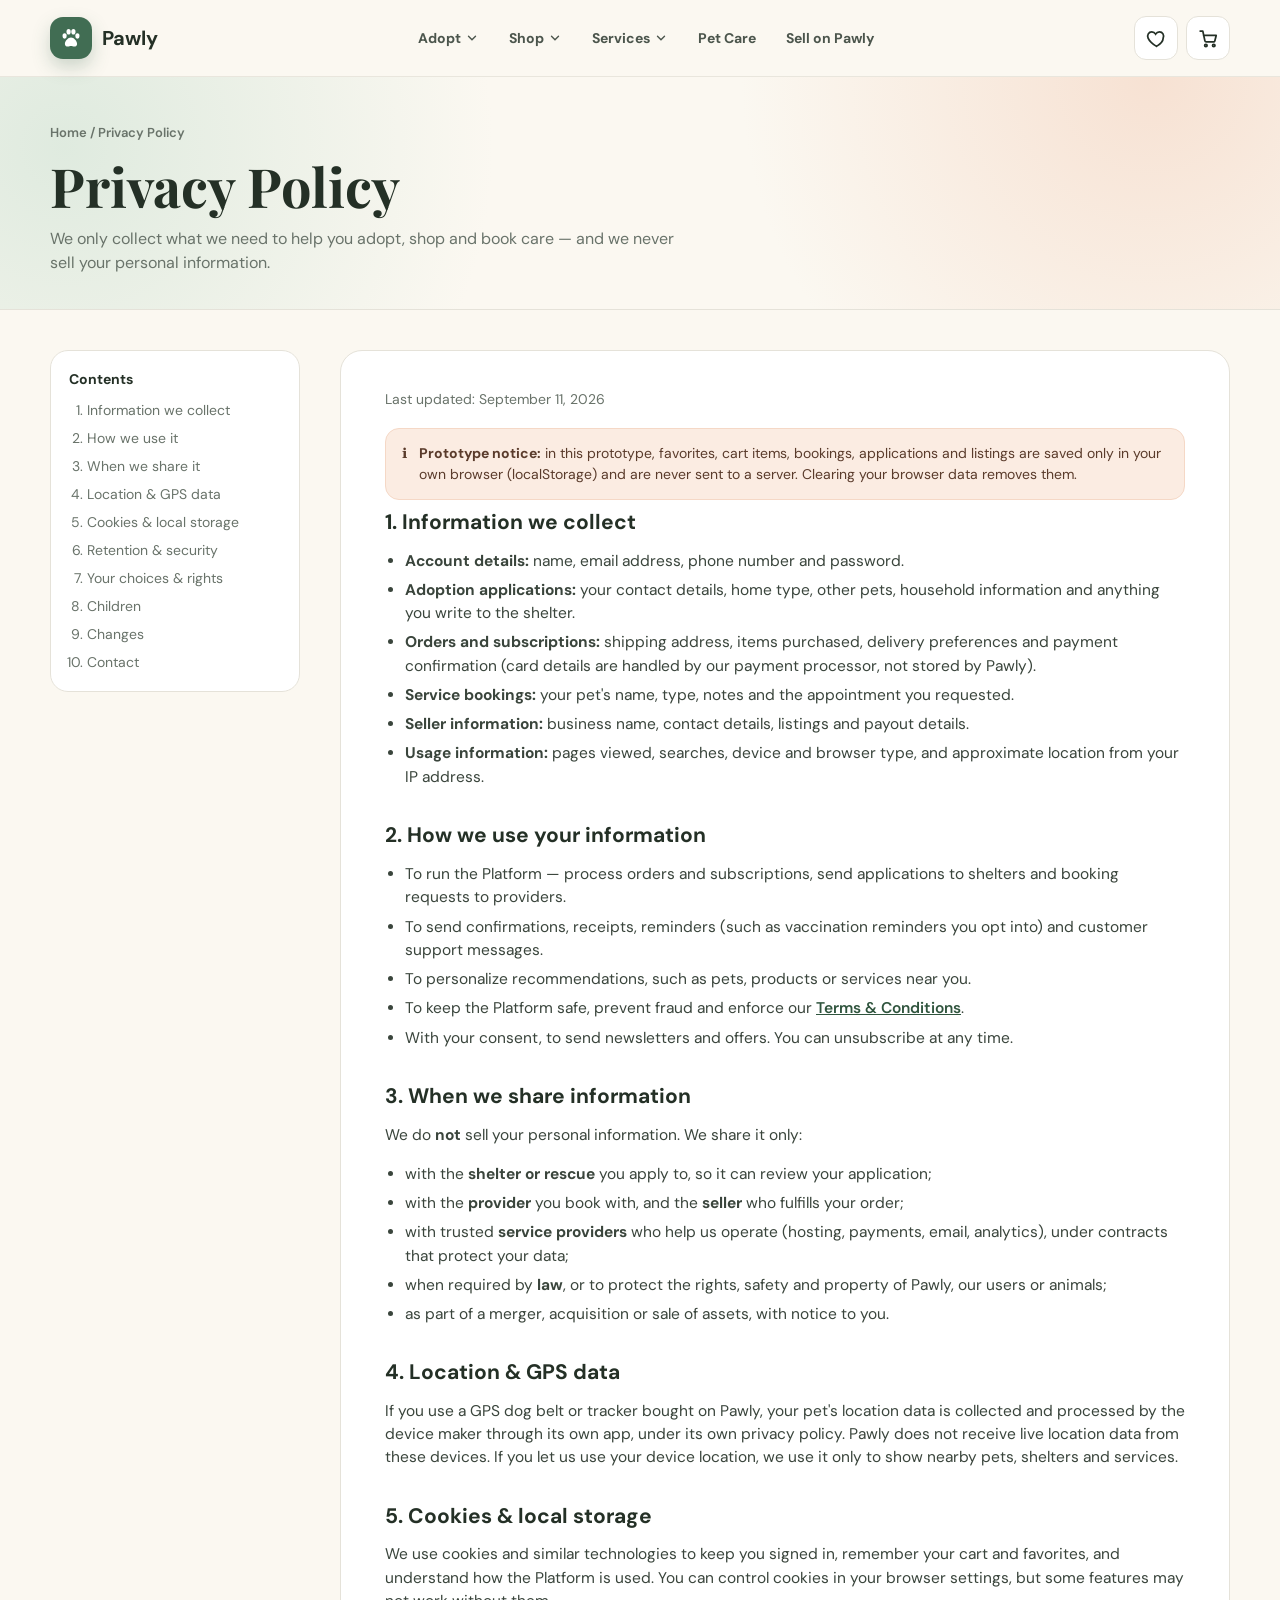
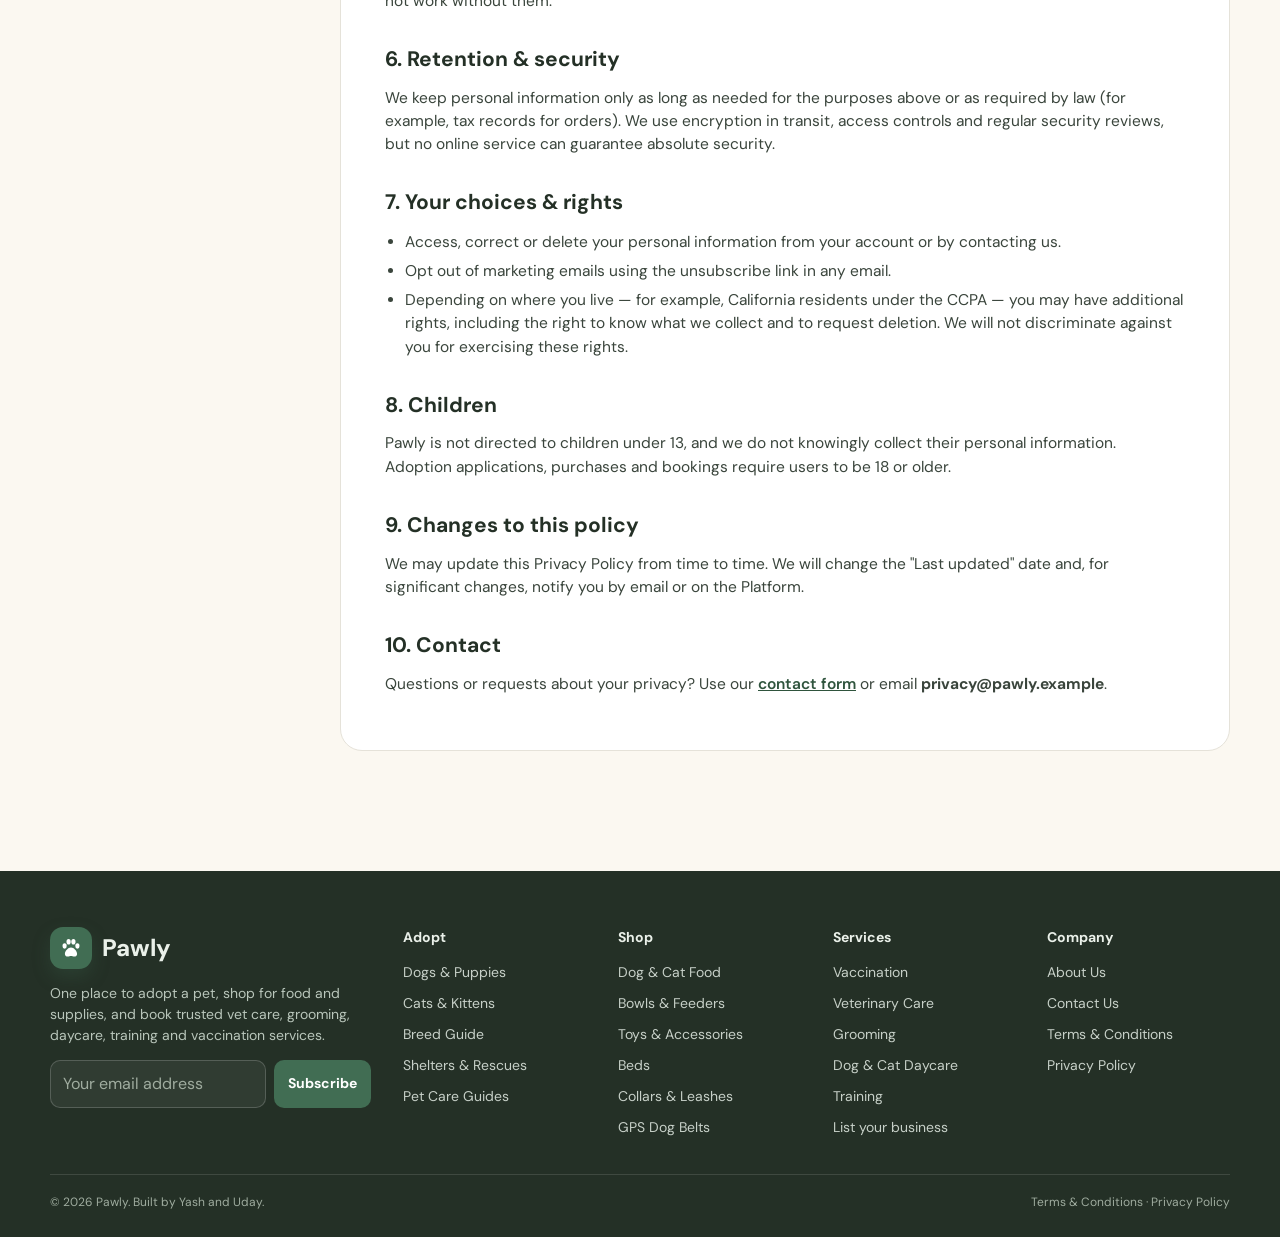
<file: Pawly_Website/Pawly_Website/privacy.html>
<!DOCTYPE html>
<html lang="en">
<head>
  <meta charset="UTF-8" />
  <meta name="viewport" content="width=device-width, initial-scale=1.0" />
  <title>Privacy Policy | Pawly</title>
  <meta name="description" content="How Pawly collects, uses and protects your personal information." />
  <link rel="icon" href="data:image/svg+xml,<svg xmlns='http://www.w3.org/2000/svg' viewBox='0 0 100 100'><text y='.9em' font-size='90'>🐾</text></svg>">
  <link rel="preconnect" href="https://fonts.googleapis.com">
  <link rel="preconnect" href="https://fonts.gstatic.com" crossorigin>
  <link href="https://fonts.googleapis.com/css2?family=DM+Sans:wght@400;500;600;700;800&family=Playfair+Display:wght@600;700&display=swap" rel="stylesheet">
  <link rel="stylesheet" href="assets/css/style.css">
</head>
<body data-page="privacy">
  <main>
    <div class="page-hero">
      <div class="container">
        <div class="crumbs"><a href="index.html">Home</a> / Privacy Policy</div>
        <h1>Privacy Policy</h1>
        <p>We only collect what we need to help you adopt, shop and book care — and we never sell your personal information.</p>
      </div>
    </div>

    <div class="container legal-layout">
      <nav class="toc" aria-label="Contents">
        <b>Contents</b>
        <ol>
          <li><a href="#collect">Information we collect</a></li>
          <li><a href="#use">How we use it</a></li>
          <li><a href="#share">When we share it</a></li>
          <li><a href="#location">Location & GPS data</a></li>
          <li><a href="#cookies">Cookies & local storage</a></li>
          <li><a href="#retention">Retention & security</a></li>
          <li><a href="#rights">Your choices & rights</a></li>
          <li><a href="#children">Children</a></li>
          <li><a href="#changes">Changes</a></li>
          <li><a href="#contact">Contact</a></li>
        </ol>
      </nav>

      <article class="legal">
        <p class="updated">Last updated: September 11, 2026</p>
        <div class="notice"><span>ℹ️</span><span><b>Prototype notice:</b> in this prototype, favorites, cart items, bookings, applications and listings are saved only in your own browser (localStorage) and are never sent to a server. Clearing your browser data removes them.</span></div>

        <h2 id="collect">1. Information we collect</h2>
        <ul>
          <li><b>Account details:</b> name, email address, phone number and password.</li>
          <li><b>Adoption applications:</b> your contact details, home type, other pets, household information and anything you write to the shelter.</li>
          <li><b>Orders and subscriptions:</b> shipping address, items purchased, delivery preferences and payment confirmation (card details are handled by our payment processor, not stored by Pawly).</li>
          <li><b>Service bookings:</b> your pet's name, type, notes and the appointment you requested.</li>
          <li><b>Seller information:</b> business name, contact details, listings and payout details.</li>
          <li><b>Usage information:</b> pages viewed, searches, device and browser type, and approximate location from your IP address.</li>
        </ul>

        <h2 id="use">2. How we use your information</h2>
        <ul>
          <li>To run the Platform — process orders and subscriptions, send applications to shelters and booking requests to providers.</li>
          <li>To send confirmations, receipts, reminders (such as vaccination reminders you opt into) and customer support messages.</li>
          <li>To personalize recommendations, such as pets, products or services near you.</li>
          <li>To keep the Platform safe, prevent fraud and enforce our <a href="terms.html">Terms & Conditions</a>.</li>
          <li>With your consent, to send newsletters and offers. You can unsubscribe at any time.</li>
        </ul>

        <h2 id="share">3. When we share information</h2>
        <p>We do <b>not</b> sell your personal information. We share it only:</p>
        <ul>
          <li>with the <b>shelter or rescue</b> you apply to, so it can review your application;</li>
          <li>with the <b>provider</b> you book with, and the <b>seller</b> who fulfills your order;</li>
          <li>with trusted <b>service providers</b> who help us operate (hosting, payments, email, analytics), under contracts that protect your data;</li>
          <li>when required by <b>law</b>, or to protect the rights, safety and property of Pawly, our users or animals;</li>
          <li>as part of a merger, acquisition or sale of assets, with notice to you.</li>
        </ul>

        <h2 id="location">4. Location & GPS data</h2>
        <p>If you use a GPS dog belt or tracker bought on Pawly, your pet's location data is collected and processed by the device maker through its own app, under its own privacy policy. Pawly does not receive live location data from these devices. If you let us use your device location, we use it only to show nearby pets, shelters and services.</p>

        <h2 id="cookies">5. Cookies & local storage</h2>
        <p>We use cookies and similar technologies to keep you signed in, remember your cart and favorites, and understand how the Platform is used. You can control cookies in your browser settings, but some features may not work without them.</p>

        <h2 id="retention">6. Retention & security</h2>
        <p>We keep personal information only as long as needed for the purposes above or as required by law (for example, tax records for orders). We use encryption in transit, access controls and regular security reviews, but no online service can guarantee absolute security.</p>

        <h2 id="rights">7. Your choices & rights</h2>
        <ul>
          <li>Access, correct or delete your personal information from your account or by contacting us.</li>
          <li>Opt out of marketing emails using the unsubscribe link in any email.</li>
          <li>Depending on where you live — for example, California residents under the CCPA — you may have additional rights, including the right to know what we collect and to request deletion. We will not discriminate against you for exercising these rights.</li>
        </ul>

        <h2 id="children">8. Children</h2>
        <p>Pawly is not directed to children under 13, and we do not knowingly collect their personal information. Adoption applications, purchases and bookings require users to be 18 or older.</p>

        <h2 id="changes">9. Changes to this policy</h2>
        <p>We may update this Privacy Policy from time to time. We will change the "Last updated" date and, for significant changes, notify you by email or on the Platform.</p>

        <h2 id="contact">10. Contact</h2>
        <p>Questions or requests about your privacy? Use our <a href="about.html#contact">contact form</a> or email <b>privacy@pawly.example</b>.</p>
      </article>
    </div>
  </main>

  <script src="assets/js/data.js"></script>
  <script src="assets/js/app.js"></script>
</body>
</html>
</file>
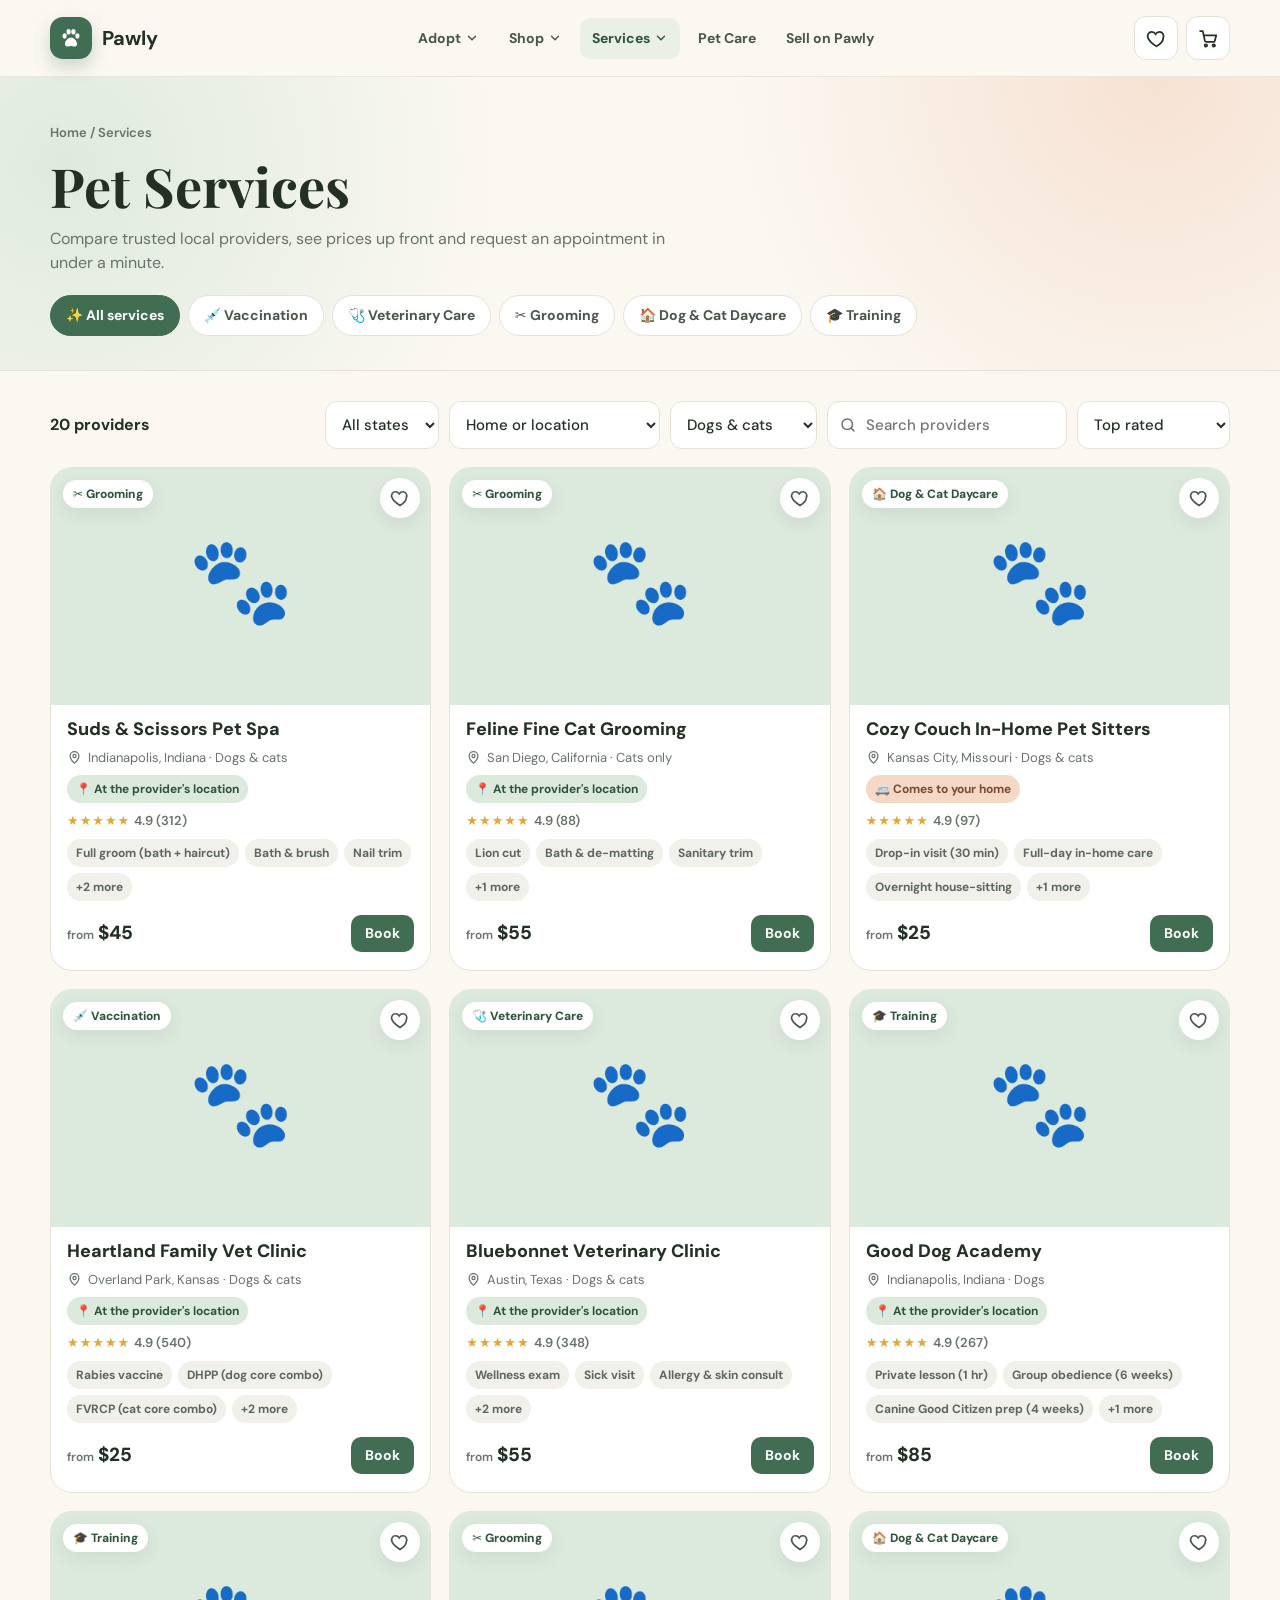
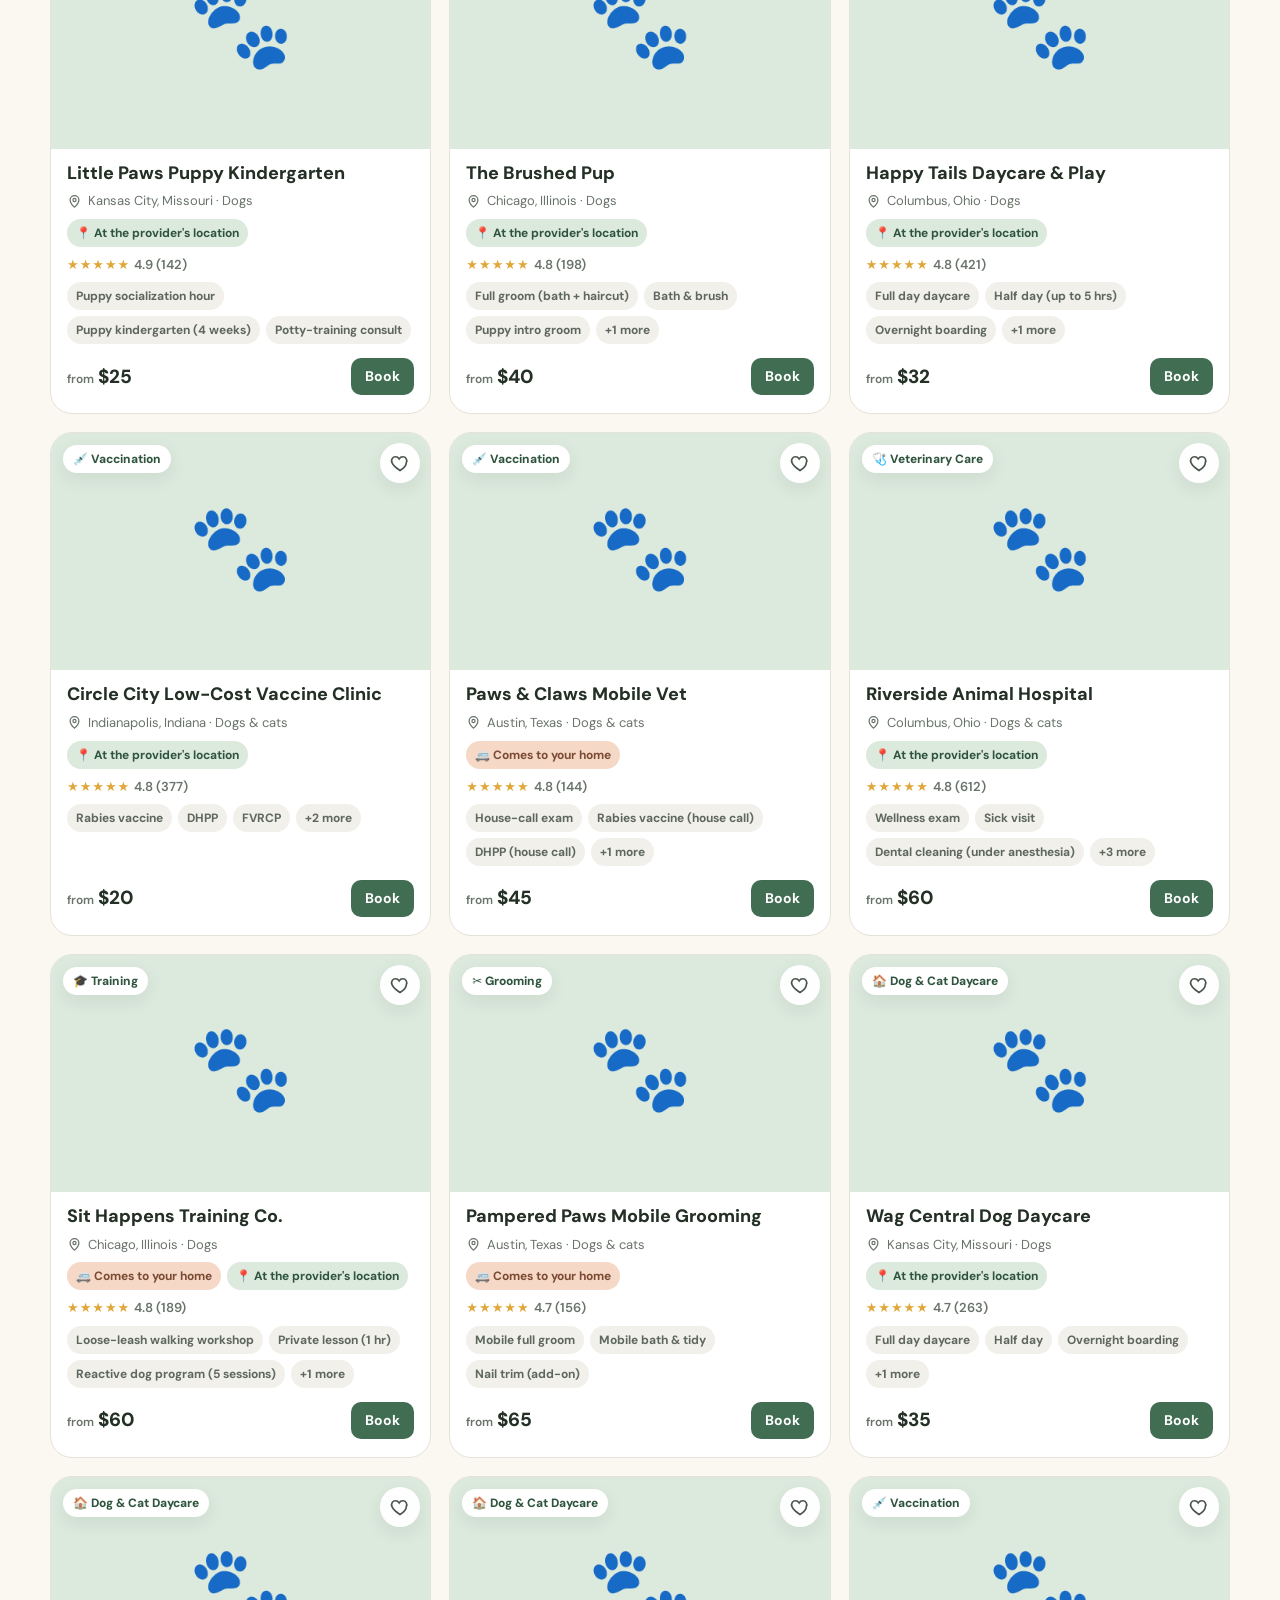
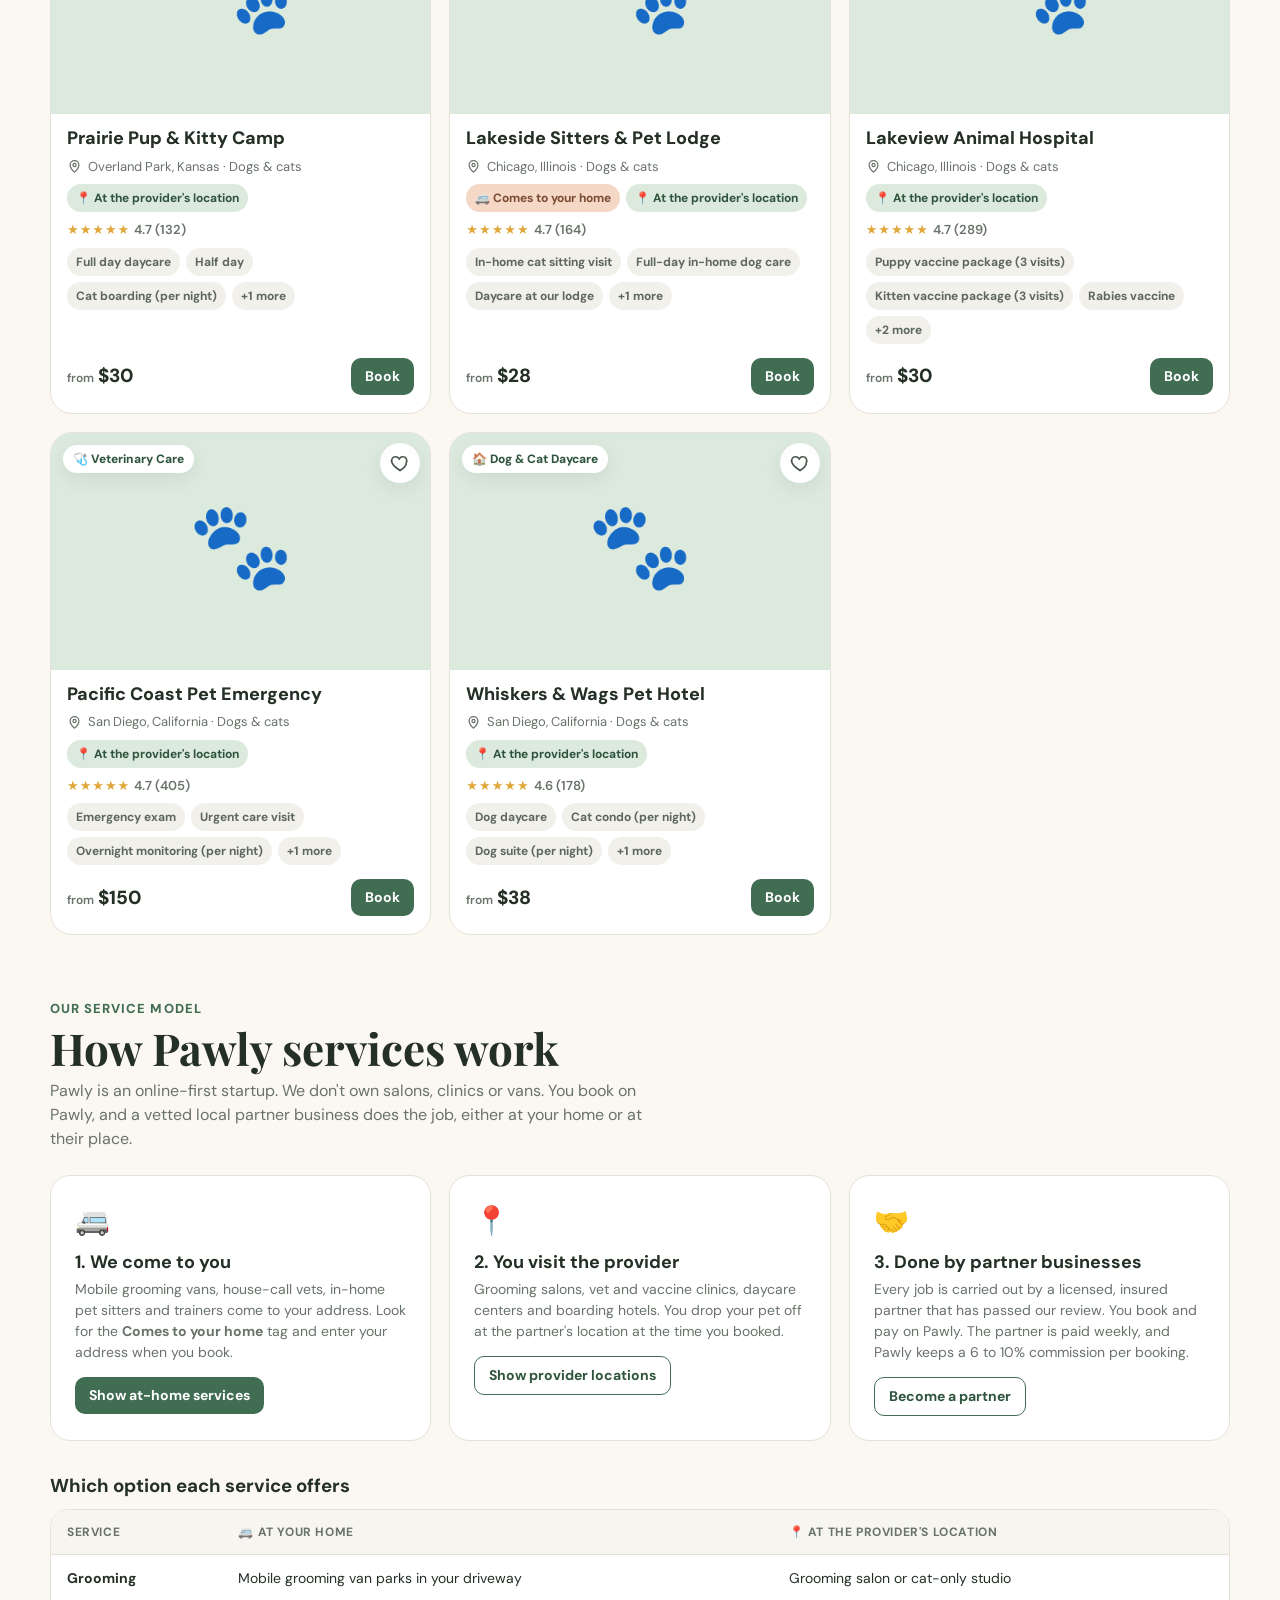
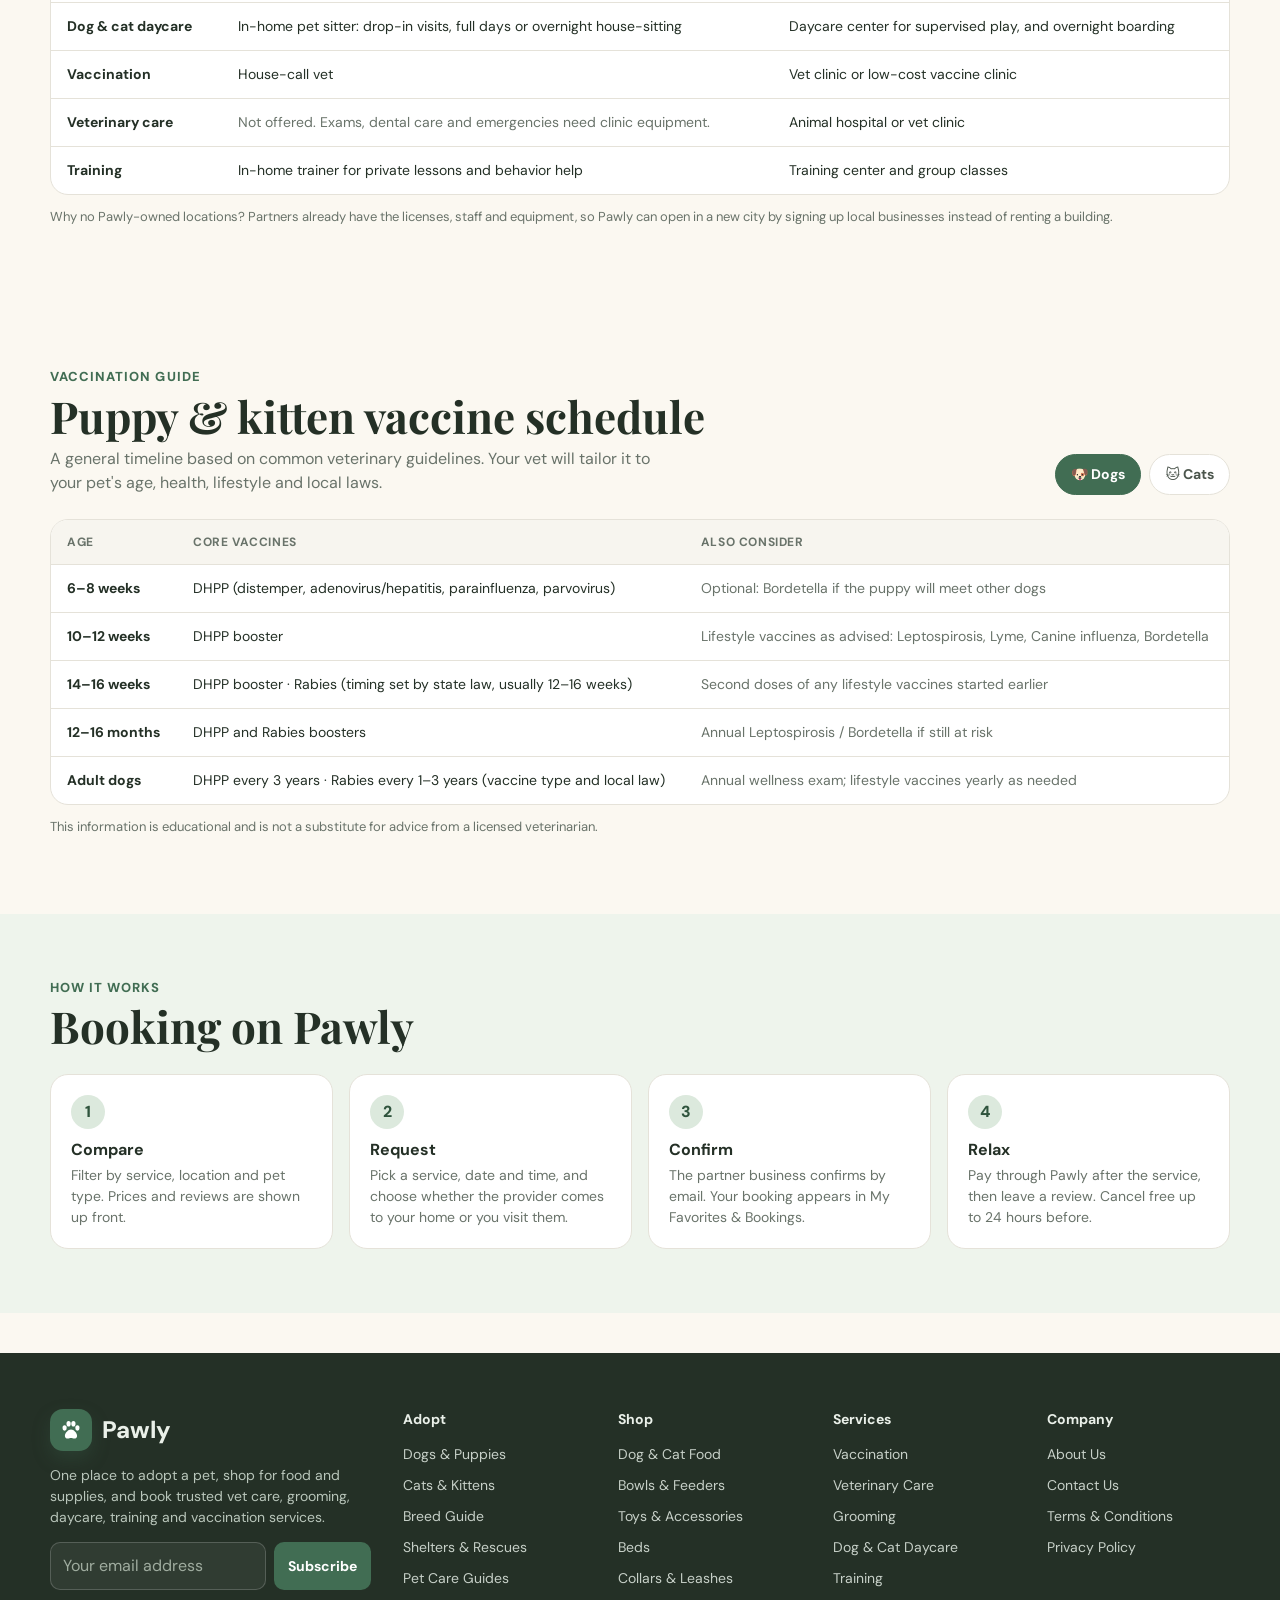
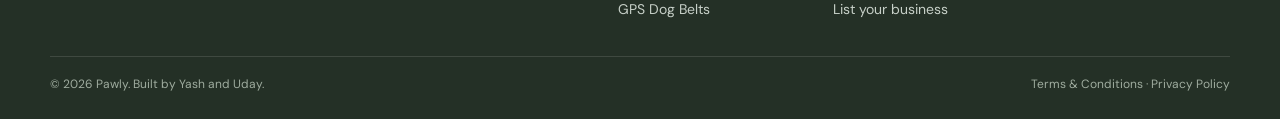
<file: Pawly_Website/Pawly_Website/services.html>
<!DOCTYPE html>
<html lang="en">
<head>
  <meta charset="UTF-8" />
  <meta name="viewport" content="width=device-width, initial-scale=1.0" />
  <title>Pet Services — Vaccination, Vet Care, Grooming, Daycare & Training | Pawly</title>
  <meta name="description" content="Find and book vaccination, veterinary care, grooming, dog & cat daycare and training near you." />
  <link rel="icon" href="data:image/svg+xml,<svg xmlns='http://www.w3.org/2000/svg' viewBox='0 0 100 100'><text y='.9em' font-size='90'>🐾</text></svg>">
  <link rel="preconnect" href="https://fonts.googleapis.com">
  <link rel="preconnect" href="https://fonts.gstatic.com" crossorigin>
  <link href="https://fonts.googleapis.com/css2?family=DM+Sans:wght@400;500;600;700;800&family=Playfair+Display:wght@600;700&display=swap" rel="stylesheet">
  <link rel="stylesheet" href="assets/css/style.css">
</head>
<body data-page="services">
  <main>
    <div class="page-hero">
      <div class="container">
        <div class="crumbs"><a href="index.html">Home</a> / <a href="services.html">Services</a><span id="crumbType"></span></div>
        <h1 id="svcTitle">Pet Services</h1>
        <p id="svcSub">Compare trusted local providers, see prices up front and request an appointment in under a minute.</p>
        <div class="chips" id="typeChips" style="margin-top:20px"></div>
      </div>
    </div>

    <div class="container" style="padding-top:30px">
      <div class="results-bar">
        <span class="count" id="count">0 providers</span>
        <div class="right">
          <select class="input" id="fState" style="width:auto" aria-label="State"><option value="">All states</option></select>
          <select class="input" id="fMode" style="width:auto" aria-label="Where the service happens">
            <option value="">Home or location</option><option value="home">🚐 Comes to my home</option><option value="center">📍 At the provider</option>
          </select>
          <select class="input" id="fPets" style="width:auto" aria-label="Pets accepted">
            <option value="">Dogs & cats</option><option value="dog">Accepts dogs</option><option value="cat">Accepts cats</option>
          </select>
          <label class="search-input"><span class="sr-only">Search providers</span>
            <svg viewBox="0 0 24 24" fill="none" stroke-width="2" stroke-linecap="round" aria-hidden="true"><circle cx="11" cy="11" r="7"/><path d="M20 20l-3.5-3.5"/></svg>
            <input class="input" id="fSearch" type="search" placeholder="Search providers">
          </label>
          <select class="input" id="fSort" style="width:auto" aria-label="Sort">
            <option value="rating">Top rated</option><option value="price">Lowest price</option><option value="reviews">Most reviewed</option>
          </select>
        </div>
      </div>
      <div class="cards three" id="grid"></div>
    </div>

    <!-- Service model: how a booking is actually carried out -->
    <section id="how-we-work">
      <div class="container">
        <div class="section-head"><div>
          <div class="section-kicker">Our service model</div>
          <h2 class="section-title">How Pawly services work</h2>
          <p class="section-sub">Pawly is an online-first startup. We don't own salons, clinics or vans. You book on Pawly, and a vetted local partner business does the job, either at your home or at their place.</p>
        </div></div>
        <div class="model-grid">
          <div class="value"><div class="ico">🚐</div><h4>1. We come to you</h4>
            <p>Mobile grooming vans, house-call vets, in-home pet sitters and trainers come to your address. Look for the <b>Comes to your home</b> tag and enter your address when you book.</p>
            <button type="button" class="btn sm" data-mode-filter="home">Show at-home services</button></div>
          <div class="value"><div class="ico">📍</div><h4>2. You visit the provider</h4>
            <p>Grooming salons, vet and vaccine clinics, daycare centers and boarding hotels. You drop your pet off at the partner's location at the time you booked.</p>
            <button type="button" class="btn sm ghost" data-mode-filter="center">Show provider locations</button></div>
          <div class="value"><div class="ico">🤝</div><h4>3. Done by partner businesses</h4>
            <p>Every job is carried out by a licensed, insured partner that has passed our review. You book and pay on Pawly. The partner is paid weekly, and Pawly keeps a 6 to 10% commission per booking.</p>
            <a class="btn sm ghost" href="sell.html#list">Become a partner</a></div>
        </div>

        <h3 style="margin:34px 0 12px">Which option each service offers</h3>
        <div class="table-wrap">
          <table class="data">
            <thead><tr><th>Service</th><th>🚐 At your home</th><th>📍 At the provider's location</th></tr></thead>
            <tbody>
              <tr><td><b>Grooming</b></td><td>Mobile grooming van parks in your driveway</td><td>Grooming salon or cat-only studio</td></tr>
              <tr><td><b>Dog &amp; cat daycare</b></td><td>In-home pet sitter: drop-in visits, full days or overnight house-sitting</td><td>Daycare center for supervised play, and overnight boarding</td></tr>
              <tr><td><b>Vaccination</b></td><td>House-call vet</td><td>Vet clinic or low-cost vaccine clinic</td></tr>
              <tr><td><b>Veterinary care</b></td><td class="muted">Not offered. Exams, dental care and emergencies need clinic equipment.</td><td>Animal hospital or vet clinic</td></tr>
              <tr><td><b>Training</b></td><td>In-home trainer for private lessons and behavior help</td><td>Training center and group classes</td></tr>
            </tbody>
          </table>
        </div>
        <p class="form-note" style="margin-top:12px">Why no Pawly-owned locations? Partners already have the licenses, staff and equipment, so Pawly can open in a new city by signing up local businesses instead of renting a building.</p>
      </div>
    </section>

    <!-- Vaccination information -->
    <section id="schedule">
      <div class="container">
        <div class="section-head">
          <div>
            <div class="section-kicker">Vaccination guide</div>
            <h2 class="section-title">Puppy & kitten vaccine schedule</h2>
            <p class="section-sub">A general timeline based on common veterinary guidelines. Your vet will tailor it to your pet's age, health, lifestyle and local laws.</p>
          </div>
          <div class="chips" id="schedChips">
            <button type="button" class="chip active" data-sched="dog">🐶 Dogs</button>
            <button type="button" class="chip" data-sched="cat">🐱 Cats</button>
          </div>
        </div>
        <div class="table-wrap">
          <table class="data">
            <thead><tr><th>Age</th><th>Core vaccines</th><th>Also consider</th></tr></thead>
            <tbody id="schedBody"></tbody>
          </table>
        </div>
        <p class="form-note" style="margin-top:12px">This information is educational and is not a substitute for advice from a licensed veterinarian.</p>
      </div>
    </section>

    <!-- How booking works -->
    <section class="band-sage">
      <div class="container">
        <div class="section-head"><div><div class="section-kicker">How it works</div><h2 class="section-title">Booking on Pawly</h2></div></div>
        <div class="steps">
          <div class="step"><h4>Compare</h4><p>Filter by service, location and pet type. Prices and reviews are shown up front.</p></div>
          <div class="step"><h4>Request</h4><p>Pick a service, date and time, and choose whether the provider comes to your home or you visit them.</p></div>
          <div class="step"><h4>Confirm</h4><p>The partner business confirms by email. Your booking appears in My Favorites & Bookings.</p></div>
          <div class="step"><h4>Relax</h4><p>Pay through Pawly after the service, then leave a review. Cancel free up to 24 hours before.</p></div>
        </div>
      </div>
    </section>
  </main>

  <script src="assets/js/data.js"></script>
  <script src="assets/js/app.js"></script>
  <script src="assets/js/services.js"></script>
</body>
</html>
</file>
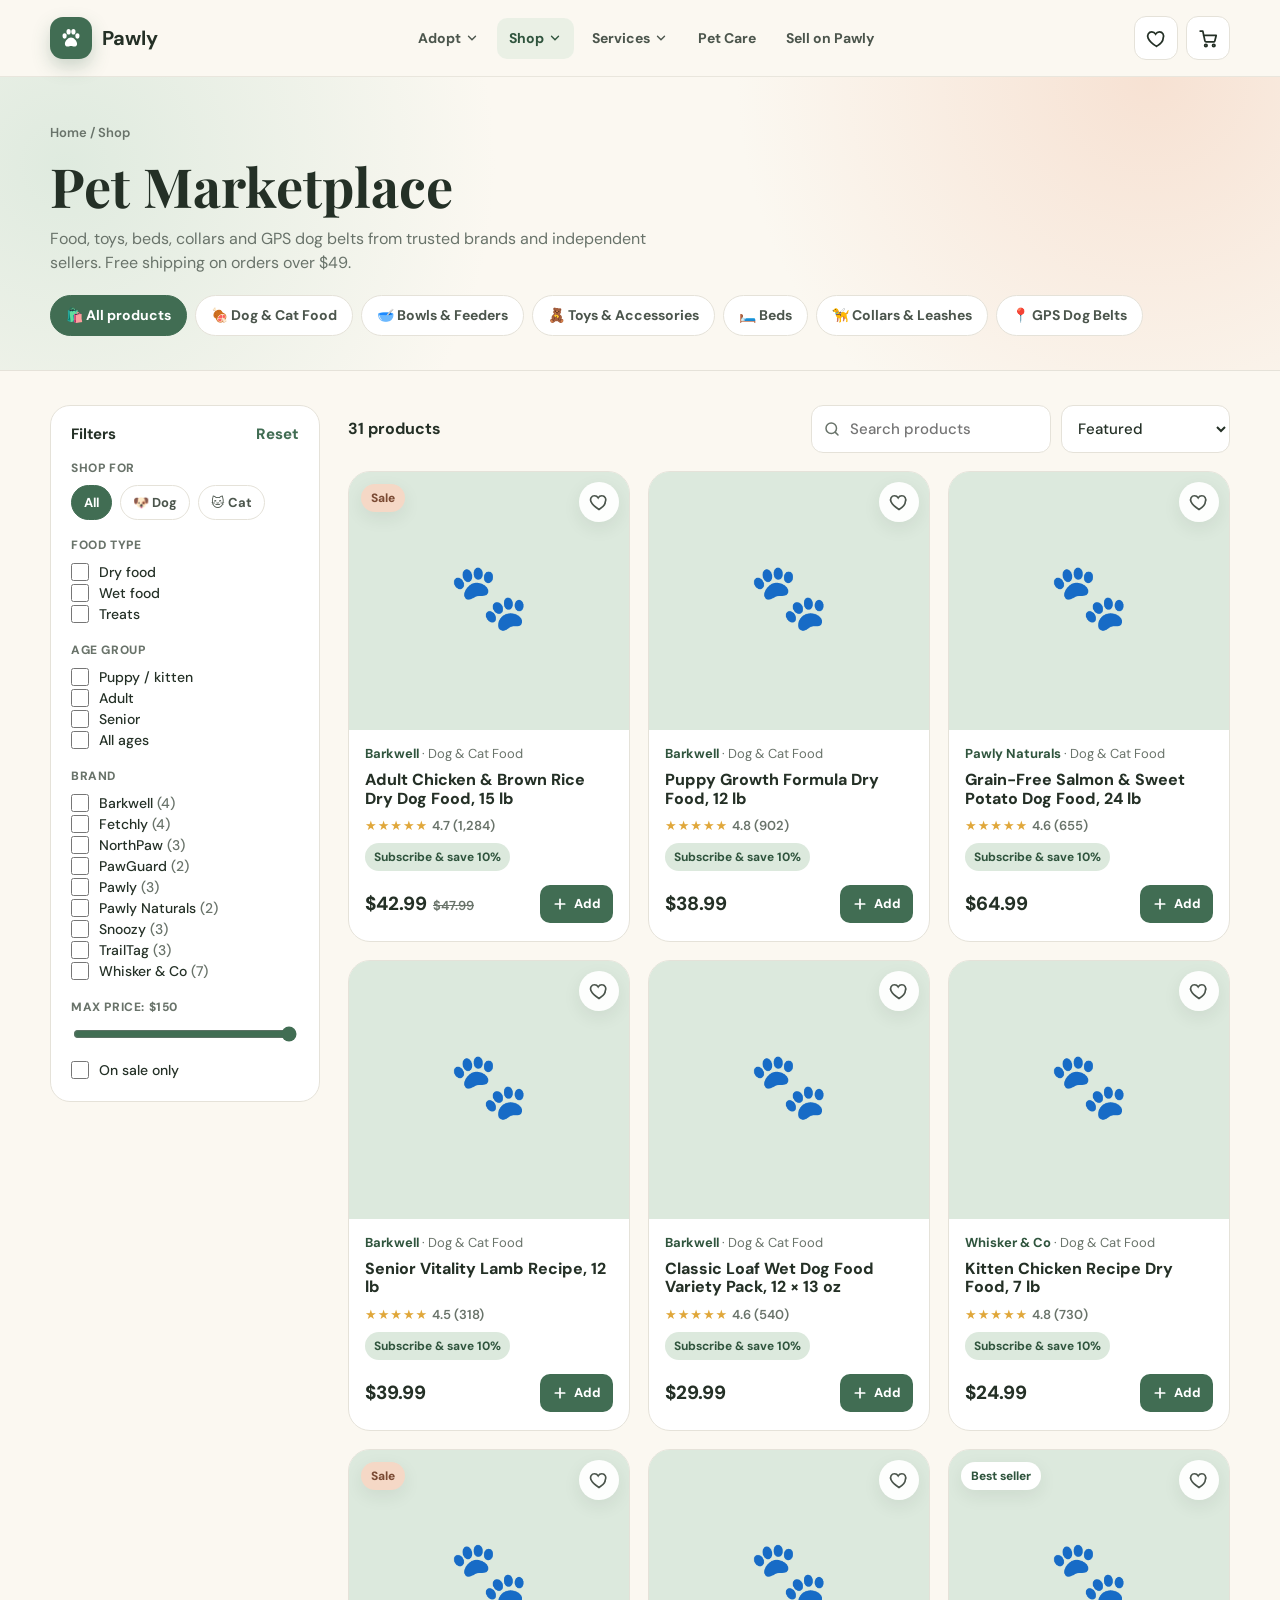
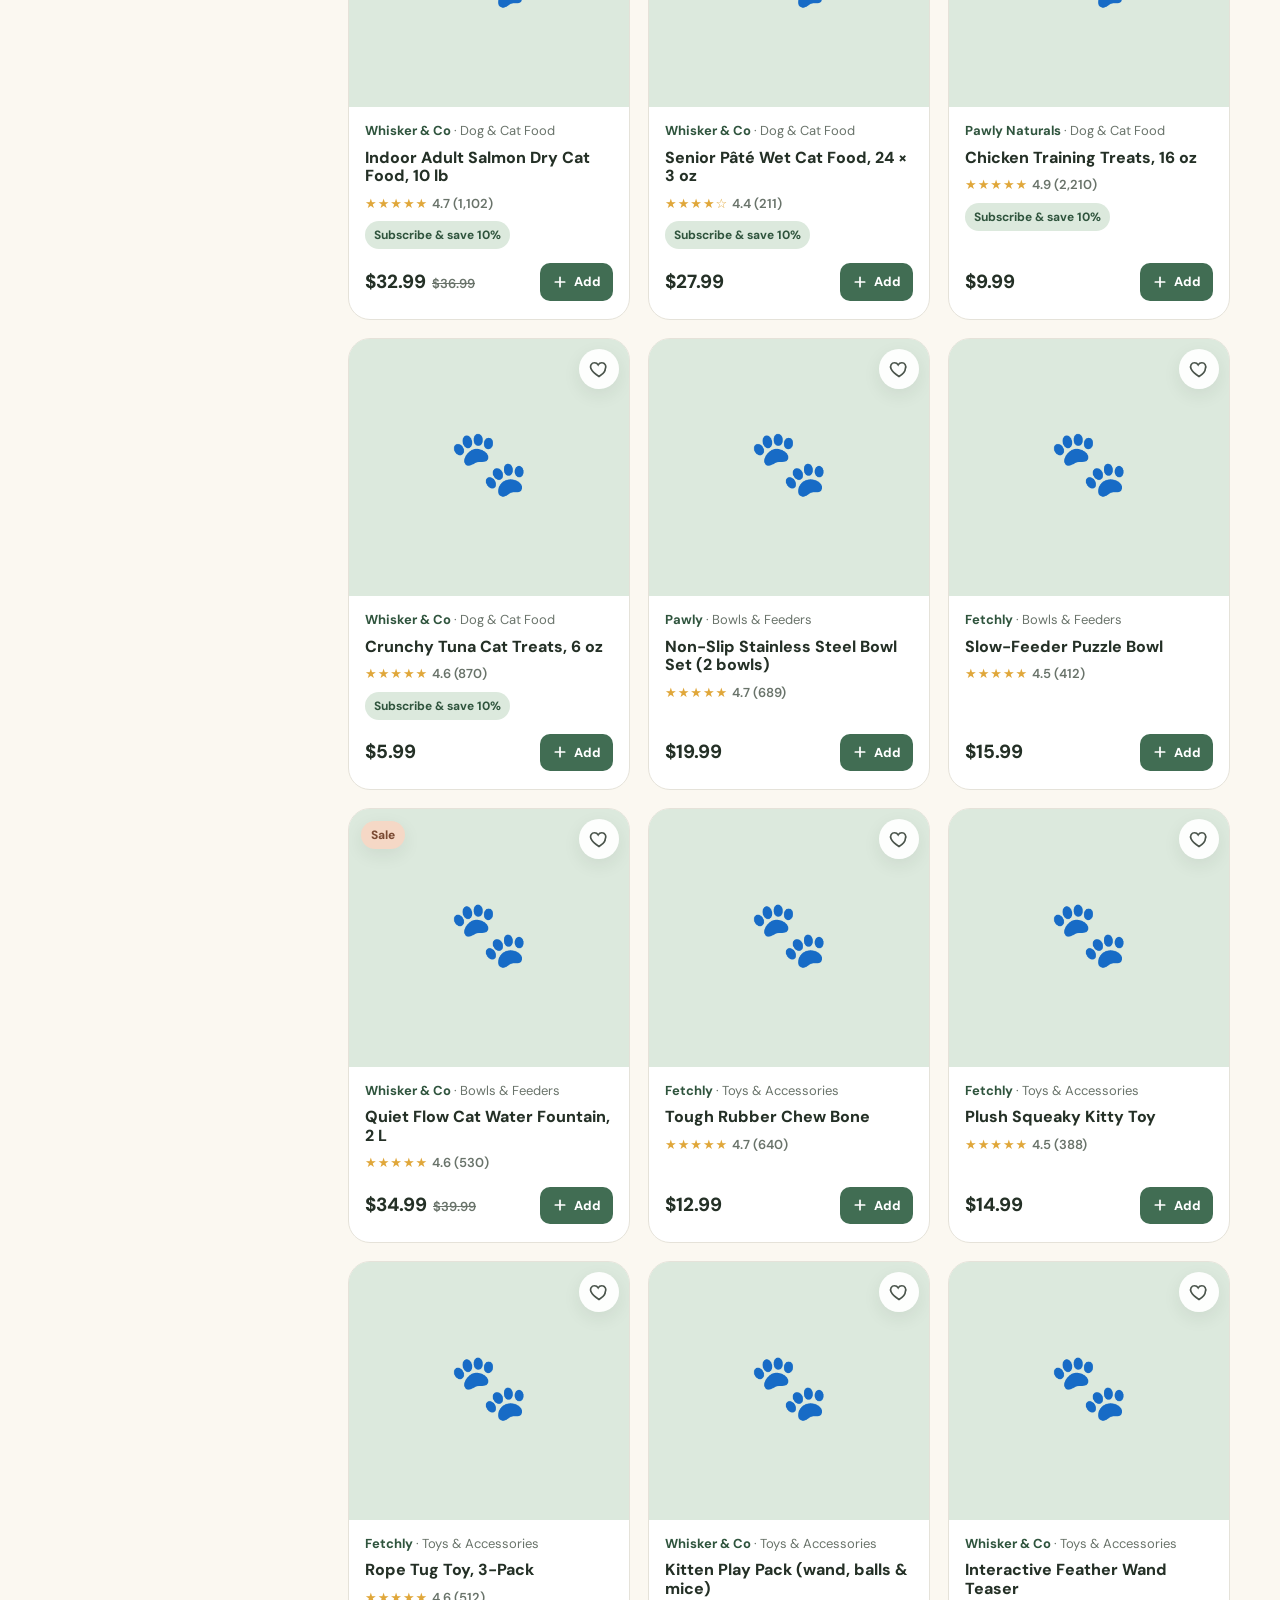
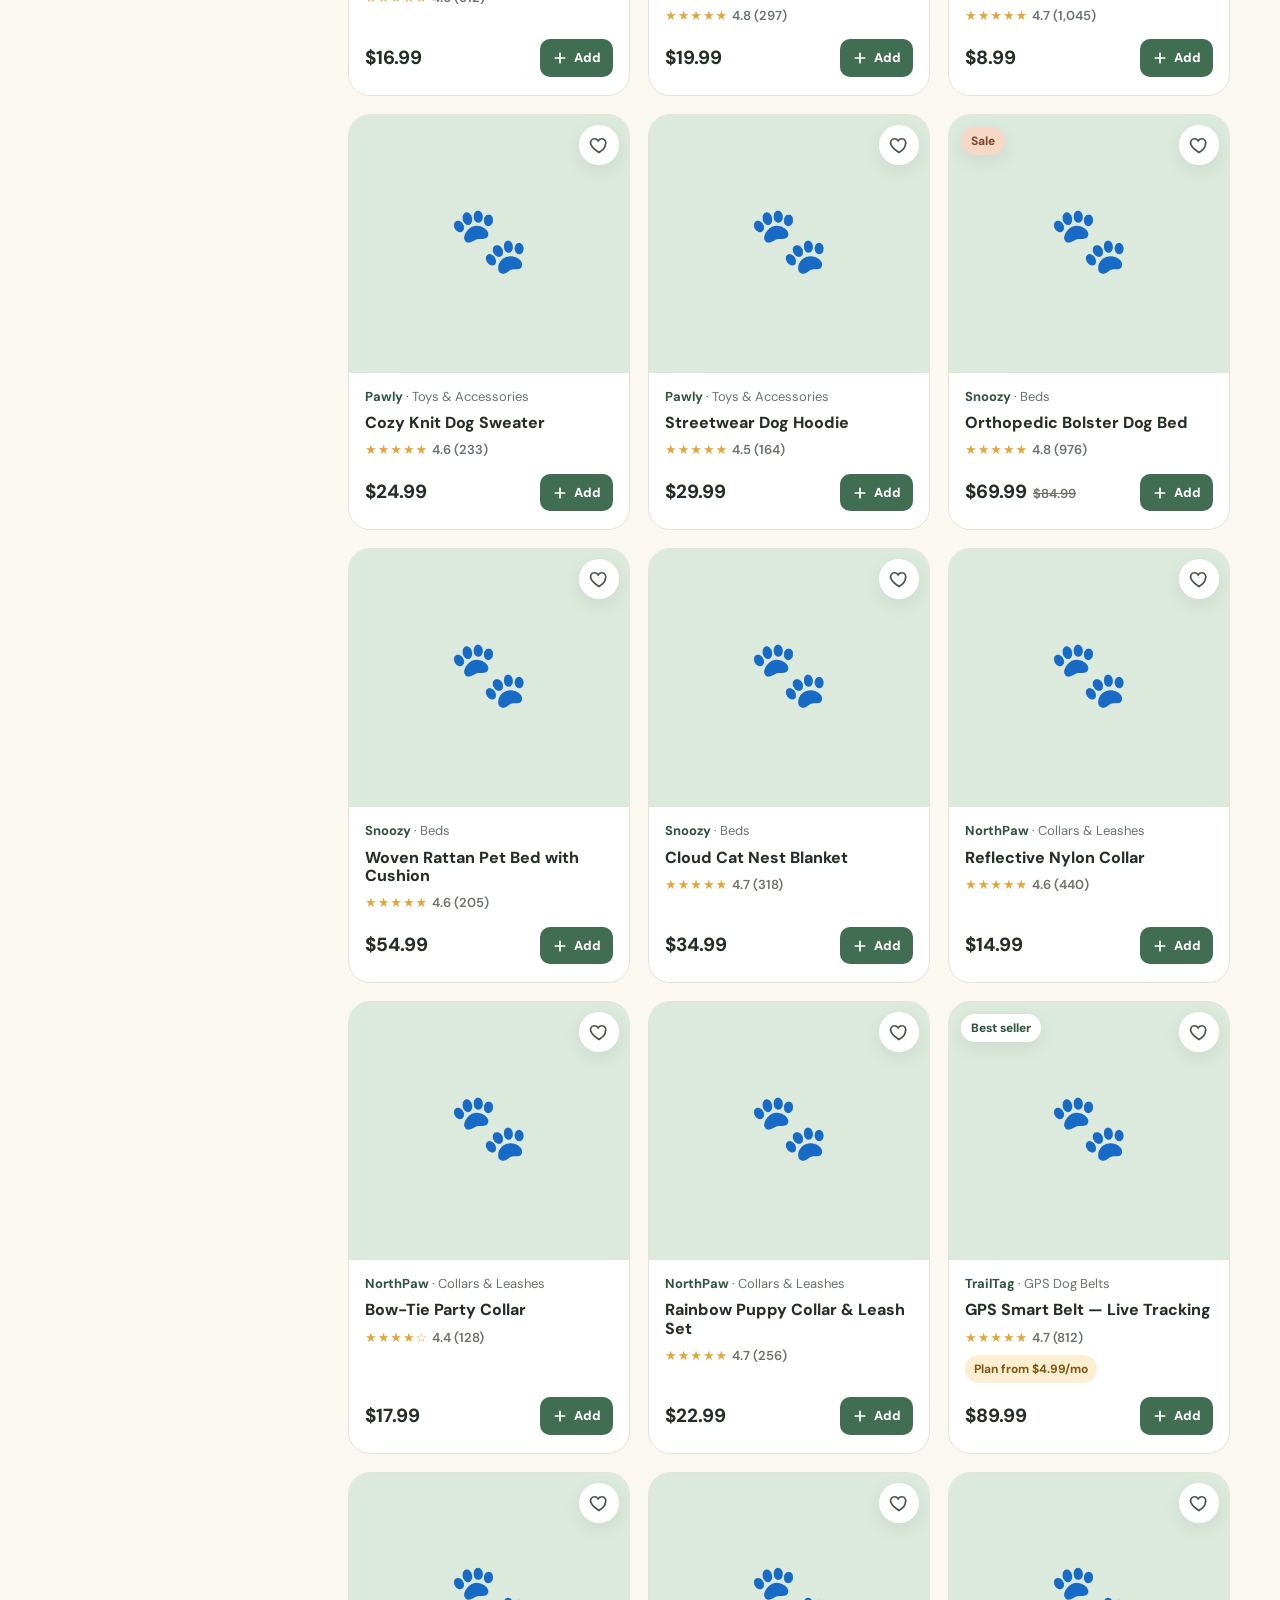
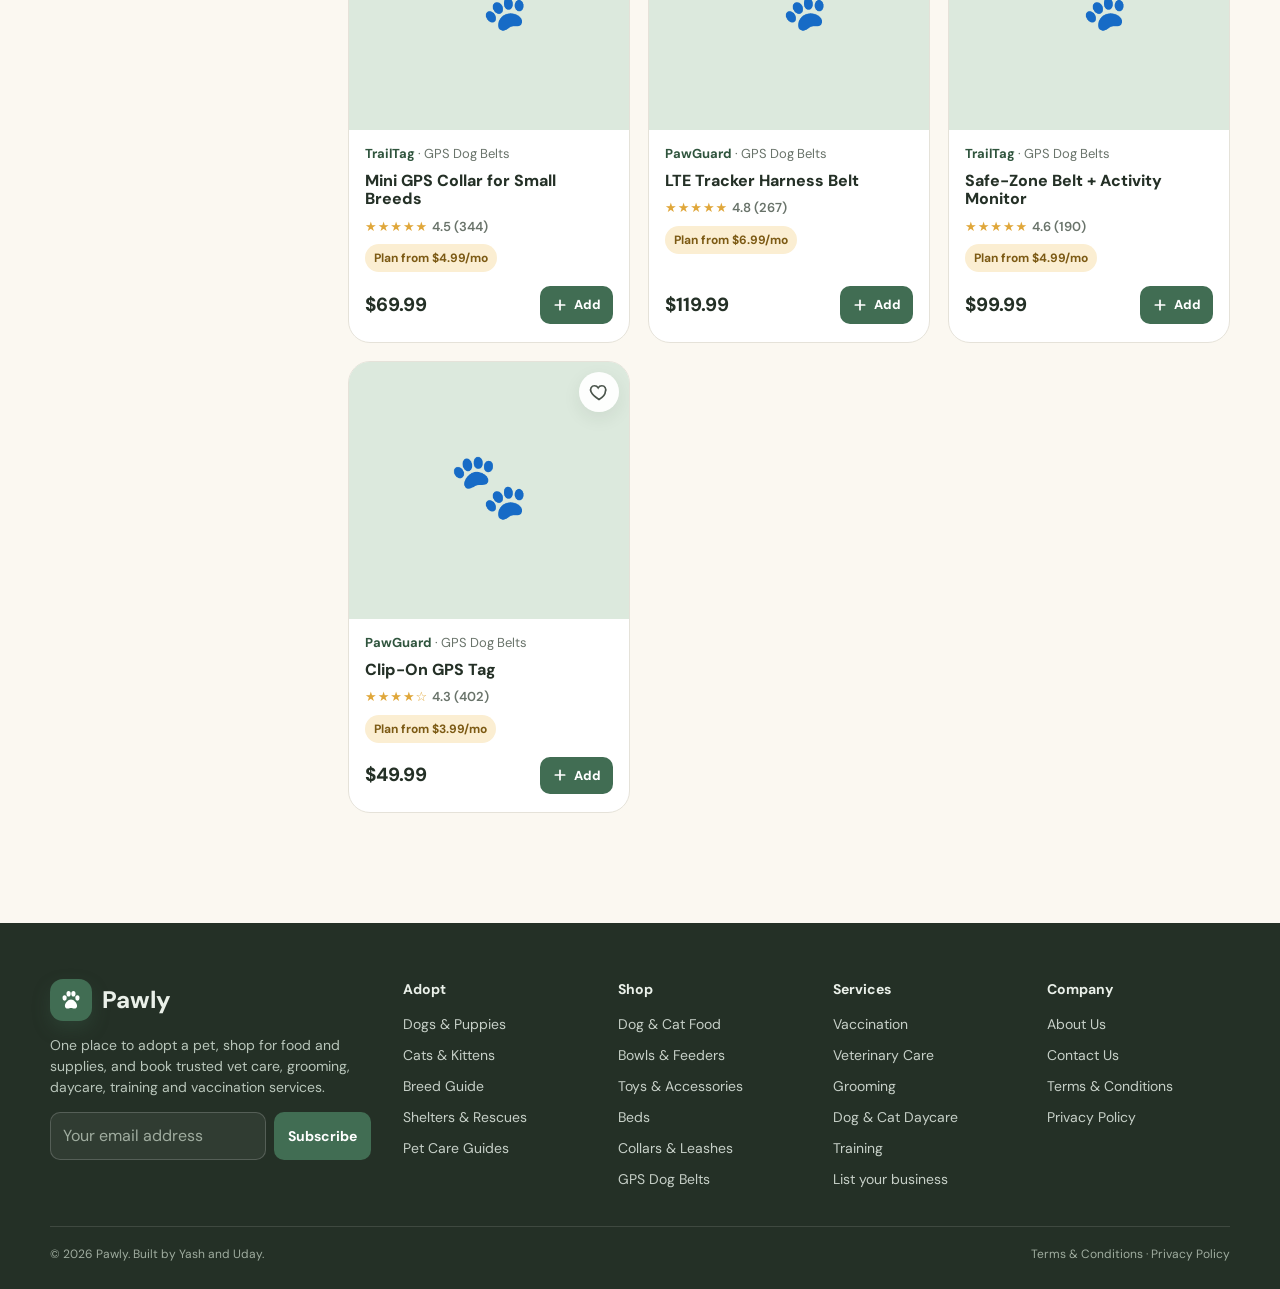
<file: Pawly_Website/Pawly_Website/shop.html>
<!DOCTYPE html>
<html lang="en">
<head>
  <meta charset="UTF-8" />
  <meta name="viewport" content="width=device-width, initial-scale=1.0" />
  <title>Pet Marketplace | Pawly</title>
  <meta name="description" content="Shop dog and cat food, toys, beds, collars and GPS dog belts." />
  <link rel="icon" href="data:image/svg+xml,<svg xmlns='http://www.w3.org/2000/svg' viewBox='0 0 100 100'><text y='.9em' font-size='90'>🐾</text></svg>">
  <link rel="preconnect" href="https://fonts.googleapis.com">
  <link rel="preconnect" href="https://fonts.gstatic.com" crossorigin>
  <link href="https://fonts.googleapis.com/css2?family=DM+Sans:wght@400;500;600;700;800&family=Playfair+Display:wght@600;700&display=swap" rel="stylesheet">
  <link rel="stylesheet" href="assets/css/style.css">
</head>
<body data-page="shop">
  <main>
    <div class="page-hero">
      <div class="container">
        <div class="crumbs"><a href="index.html">Home</a> / <a href="shop.html">Shop</a><span id="crumbCat"></span></div>
        <h1 id="shopTitle">Pet Marketplace</h1>
        <p id="shopSub">Food, toys, beds, collars and GPS dog belts from trusted brands and independent sellers. Free shipping on orders over $49.</p>
        <div class="chips" id="catChips" style="margin-top:20px"></div>
      </div>
    </div>

    <div class="container listing">
      <aside class="sidebar" id="filters" aria-label="Filters">
        <h4>Filters <button class="link-btn" id="resetFilters" type="button">Reset</button></h4>
        <div class="group">
          <div class="group-title">Shop for</div>
          <div class="chips" id="petChips">
            <button type="button" class="chip" data-pet="">All</button>
            <button type="button" class="chip" data-pet="dog">🐶 Dog</button>
            <button type="button" class="chip" data-pet="cat">🐱 Cat</button>
          </div>
        </div>
        <div class="group" id="foodTypeGroup">
          <div class="group-title">Food type</div>
          <div id="fFoodType">
            <label class="check"><input type="checkbox" value="Dry"> Dry food</label>
            <label class="check"><input type="checkbox" value="Wet"> Wet food</label>
            <label class="check"><input type="checkbox" value="Treats"> Treats</label>
          </div>
        </div>
        <div class="group">
          <div class="group-title">Age group</div>
          <div id="fLife">
            <label class="check"><input type="checkbox" value="Puppy/Kitten"> Puppy / kitten</label>
            <label class="check"><input type="checkbox" value="Adult"> Adult</label>
            <label class="check"><input type="checkbox" value="Senior"> Senior</label>
            <label class="check"><input type="checkbox" value="All ages"> All ages</label>
          </div>
        </div>
        <div class="group">
          <div class="group-title">Brand</div>
          <div id="fBrand"></div>
        </div>
        <div class="group">
          <div class="group-title">Max price: <span id="priceLabel">$150</span></div>
          <input type="range" id="fPrice" min="5" max="150" step="5" value="150" style="accent-color:var(--green)" aria-label="Maximum price">
        </div>
        <label class="check"><input type="checkbox" id="fSale"> On sale only</label>
      </aside>

      <div class="results">
        <div id="catBanner"></div>
        <div class="results-bar">
          <div style="display:flex;gap:10px;align-items:center">
            <button class="btn ghost sm filter-toggle" id="filterToggle" type="button" aria-controls="filters" aria-expanded="false">☰ Filters</button>
            <span class="count" id="count">0 products</span>
          </div>
          <div class="right">
            <label class="search-input"><span class="sr-only">Search products</span>
              <svg viewBox="0 0 24 24" fill="none" stroke-width="2" stroke-linecap="round" aria-hidden="true"><circle cx="11" cy="11" r="7"/><path d="M20 20l-3.5-3.5"/></svg>
              <input class="input" id="fSearch" type="search" placeholder="Search products">
            </label>
            <select class="input" id="fSort" style="width:auto" aria-label="Sort">
              <option value="featured">Featured</option>
              <option value="low">Price: low to high</option>
              <option value="high">Price: high to low</option>
              <option value="rating">Top rated</option>
            </select>
          </div>
        </div>
        <div class="cards" id="grid"></div>
      </div>
    </div>
  </main>

  <script src="assets/js/data.js"></script>
  <script src="assets/js/app.js"></script>
  <script src="assets/js/shop.js"></script>
</body>
</html>
</file>
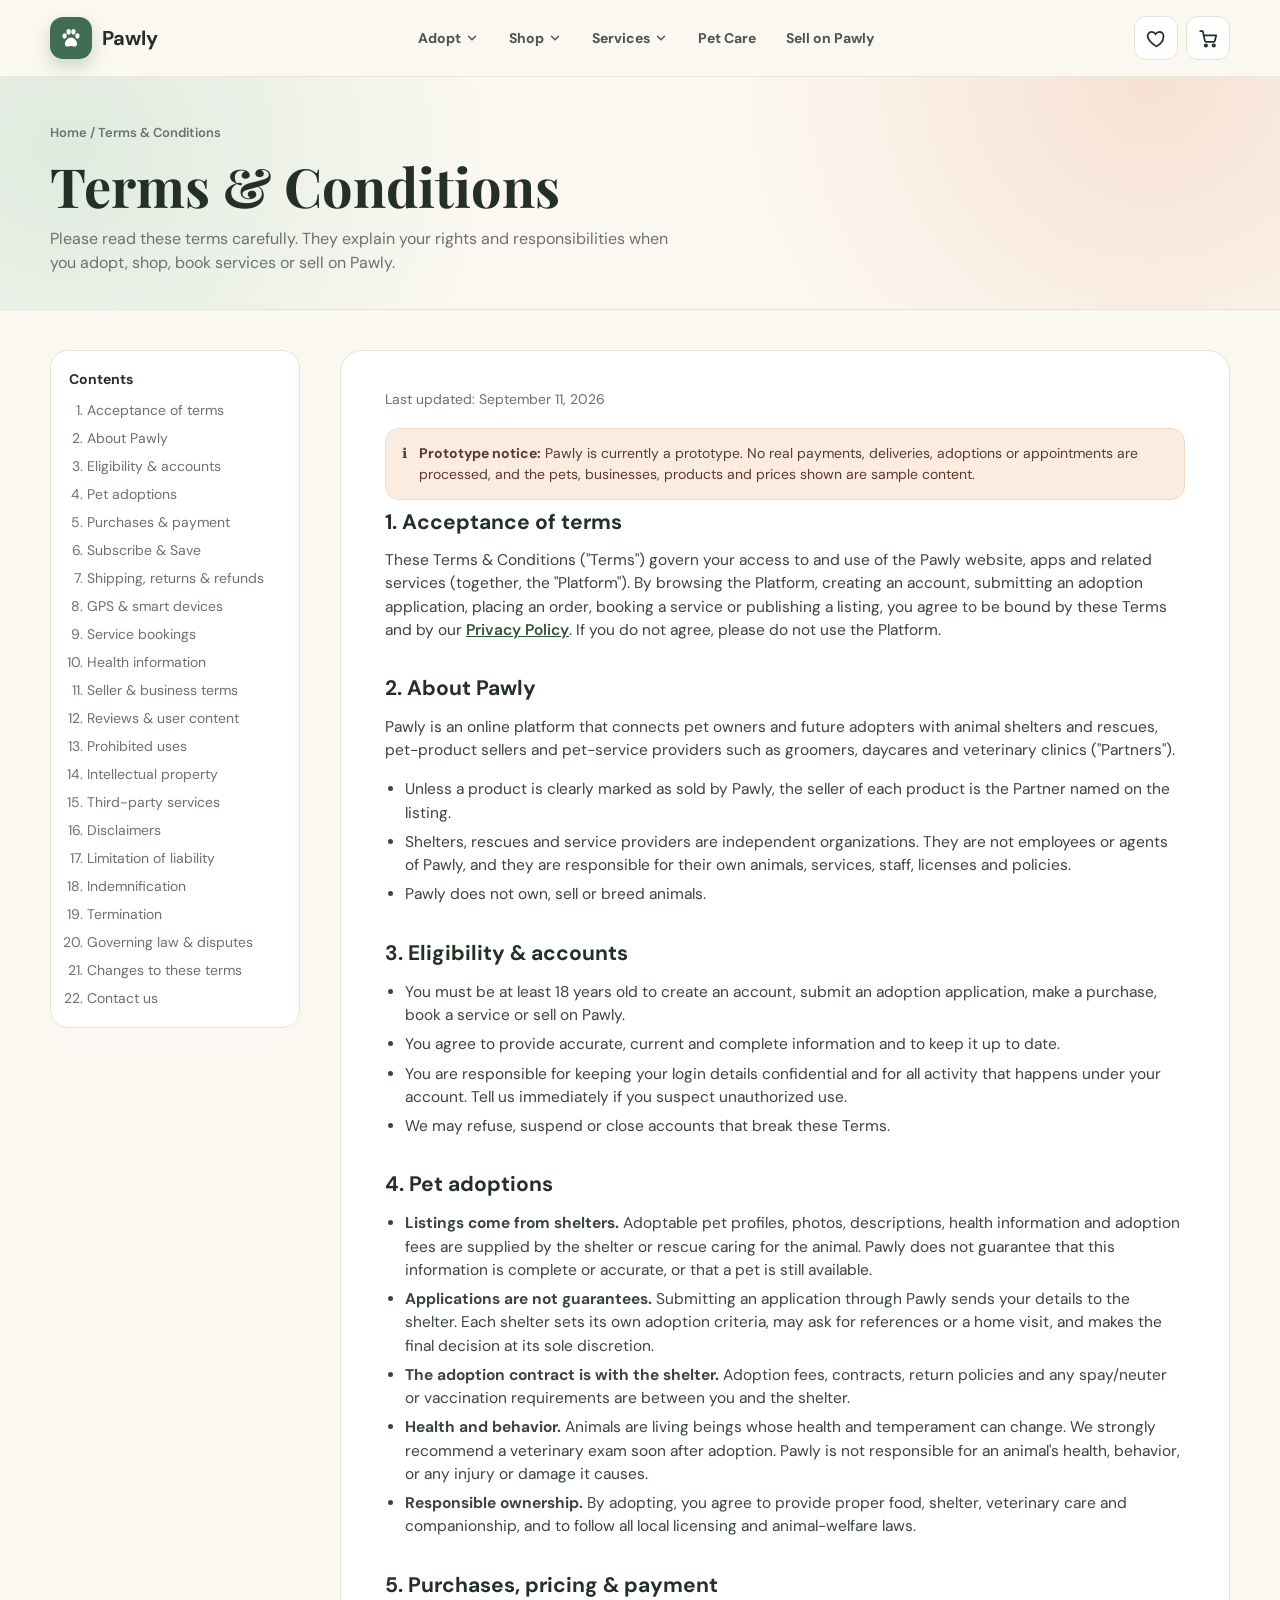
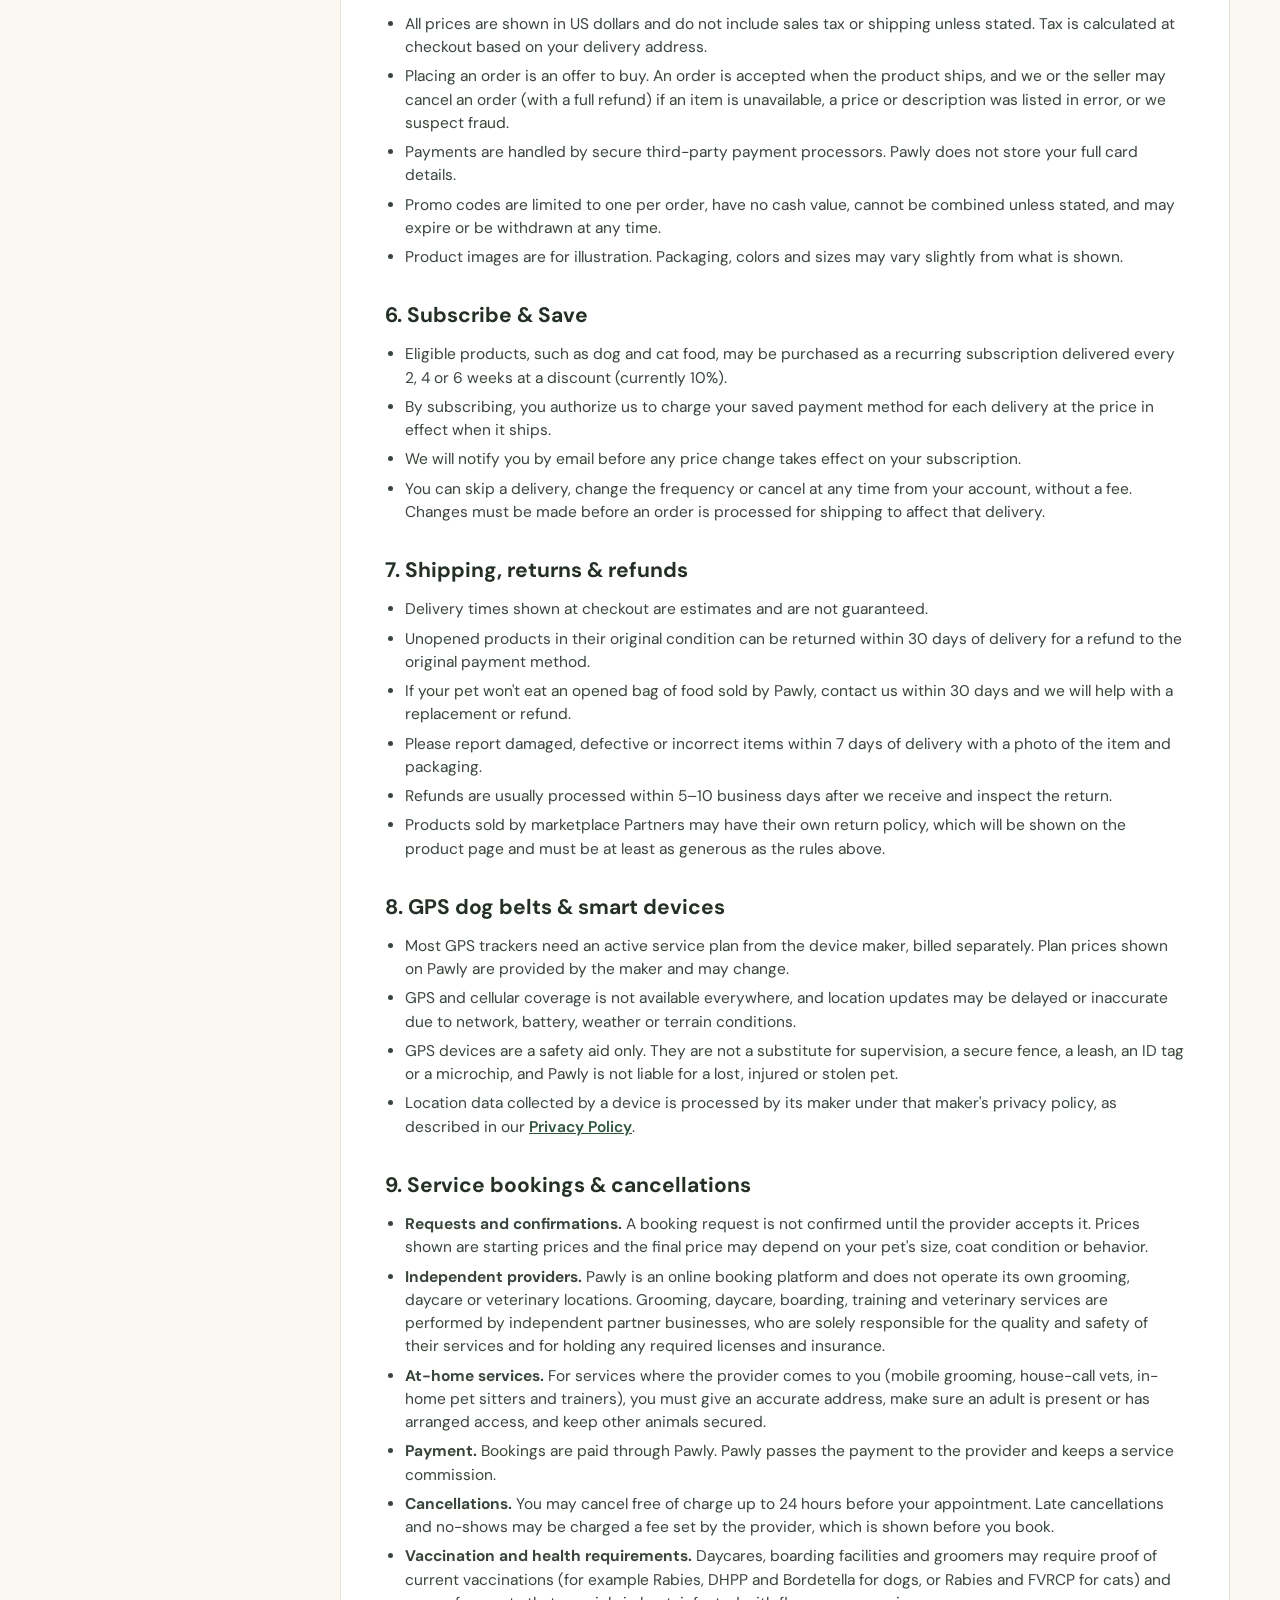
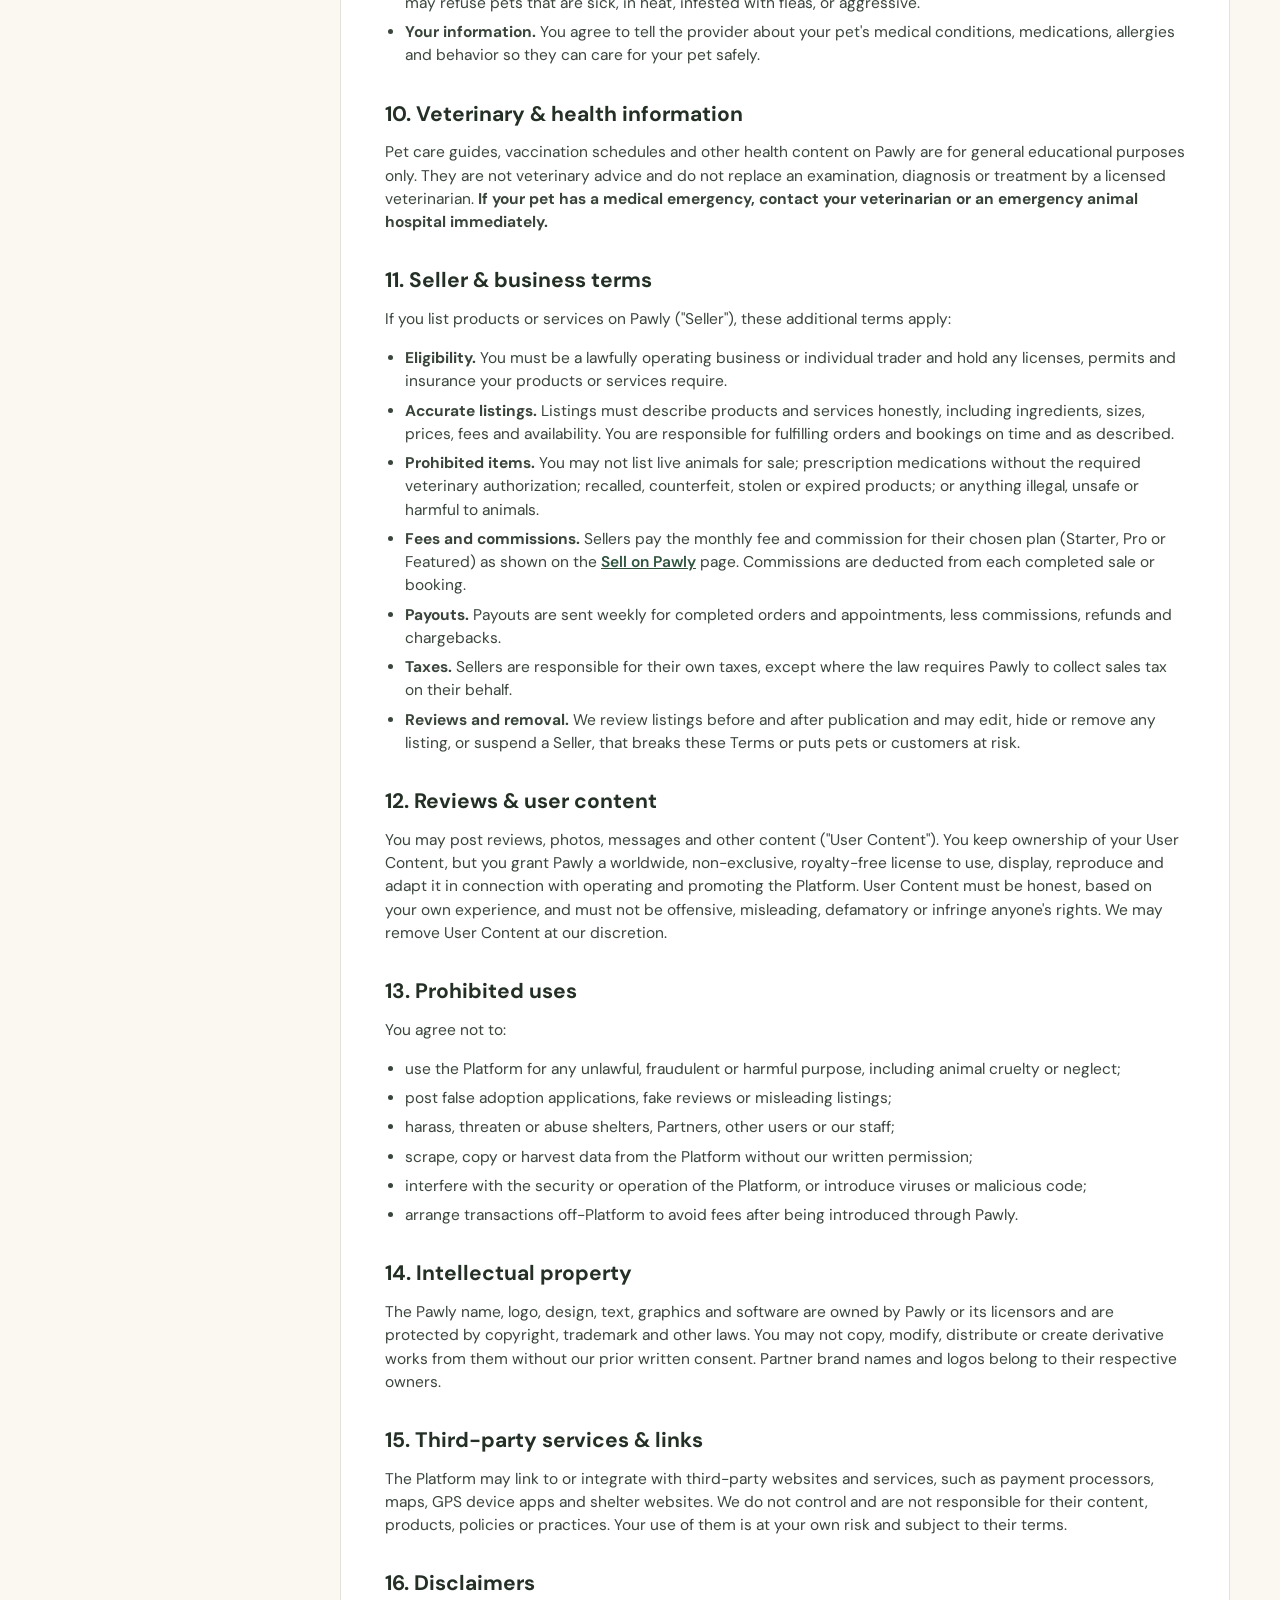
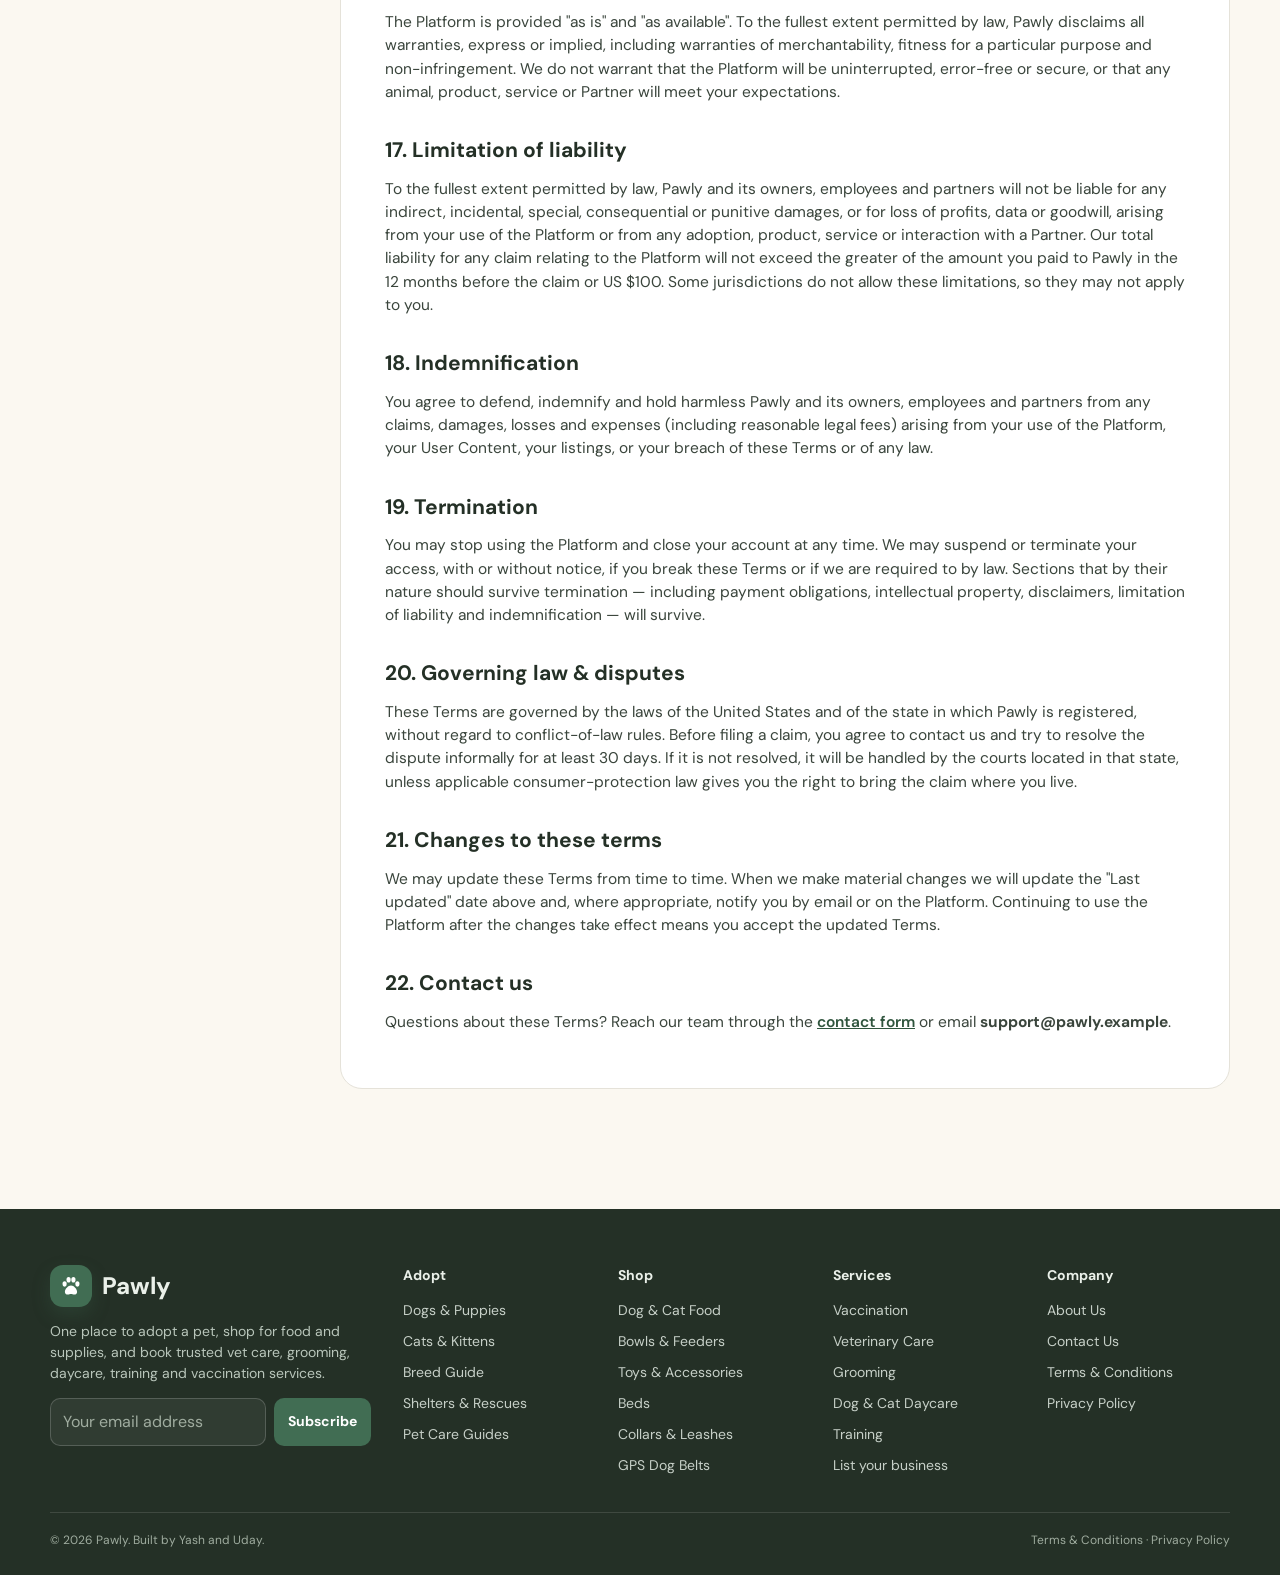
<file: Pawly_Website/Pawly_Website/terms.html>
<!DOCTYPE html>
<html lang="en">
<head>
  <meta charset="UTF-8" />
  <meta name="viewport" content="width=device-width, initial-scale=1.0" />
  <title>Terms & Conditions | Pawly</title>
  <meta name="description" content="The terms and conditions for using Pawly — adoption, marketplace, subscriptions, service bookings and seller listings." />
  <link rel="icon" href="data:image/svg+xml,<svg xmlns='http://www.w3.org/2000/svg' viewBox='0 0 100 100'><text y='.9em' font-size='90'>🐾</text></svg>">
  <link rel="preconnect" href="https://fonts.googleapis.com">
  <link rel="preconnect" href="https://fonts.gstatic.com" crossorigin>
  <link href="https://fonts.googleapis.com/css2?family=DM+Sans:wght@400;500;600;700;800&family=Playfair+Display:wght@600;700&display=swap" rel="stylesheet">
  <link rel="stylesheet" href="assets/css/style.css">
</head>
<body data-page="terms">
  <main>
    <div class="page-hero">
      <div class="container">
        <div class="crumbs"><a href="index.html">Home</a> / Terms & Conditions</div>
        <h1>Terms & Conditions</h1>
        <p>Please read these terms carefully. They explain your rights and responsibilities when you adopt, shop, book services or sell on Pawly.</p>
      </div>
    </div>

    <div class="container legal-layout">
      <nav class="toc" aria-label="Contents">
        <b>Contents</b>
        <ol>
          <li><a href="#acceptance">Acceptance of terms</a></li>
          <li><a href="#about">About Pawly</a></li>
          <li><a href="#accounts">Eligibility & accounts</a></li>
          <li><a href="#adoptions">Pet adoptions</a></li>
          <li><a href="#purchases">Purchases & payment</a></li>
          <li><a href="#subscriptions">Subscribe & Save</a></li>
          <li><a href="#returns">Shipping, returns & refunds</a></li>
          <li><a href="#gps">GPS & smart devices</a></li>
          <li><a href="#bookings">Service bookings</a></li>
          <li><a href="#health">Health information</a></li>
          <li><a href="#sellers">Seller & business terms</a></li>
          <li><a href="#content">Reviews & user content</a></li>
          <li><a href="#prohibited">Prohibited uses</a></li>
          <li><a href="#ip">Intellectual property</a></li>
          <li><a href="#third-party">Third-party services</a></li>
          <li><a href="#disclaimers">Disclaimers</a></li>
          <li><a href="#liability">Limitation of liability</a></li>
          <li><a href="#indemnity">Indemnification</a></li>
          <li><a href="#termination">Termination</a></li>
          <li><a href="#law">Governing law & disputes</a></li>
          <li><a href="#changes">Changes to these terms</a></li>
          <li><a href="#contact">Contact us</a></li>
        </ol>
      </nav>

      <article class="legal">
        <p class="updated">Last updated: September 11, 2026</p>
        <div class="notice"><span>ℹ️</span><span><b>Prototype notice:</b> Pawly is currently a prototype. No real payments, deliveries, adoptions or appointments are processed, and the pets, businesses, products and prices shown are sample content.</span></div>

        <h2 id="acceptance">1. Acceptance of terms</h2>
        <p>These Terms & Conditions ("Terms") govern your access to and use of the Pawly website, apps and related services (together, the "Platform"). By browsing the Platform, creating an account, submitting an adoption application, placing an order, booking a service or publishing a listing, you agree to be bound by these Terms and by our <a href="privacy.html">Privacy Policy</a>. If you do not agree, please do not use the Platform.</p>

        <h2 id="about">2. About Pawly</h2>
        <p>Pawly is an online platform that connects pet owners and future adopters with animal shelters and rescues, pet-product sellers and pet-service providers such as groomers, daycares and veterinary clinics ("Partners").</p>
        <ul>
          <li>Unless a product is clearly marked as sold by Pawly, the seller of each product is the Partner named on the listing.</li>
          <li>Shelters, rescues and service providers are independent organizations. They are not employees or agents of Pawly, and they are responsible for their own animals, services, staff, licenses and policies.</li>
          <li>Pawly does not own, sell or breed animals.</li>
        </ul>

        <h2 id="accounts">3. Eligibility & accounts</h2>
        <ul>
          <li>You must be at least 18 years old to create an account, submit an adoption application, make a purchase, book a service or sell on Pawly.</li>
          <li>You agree to provide accurate, current and complete information and to keep it up to date.</li>
          <li>You are responsible for keeping your login details confidential and for all activity that happens under your account. Tell us immediately if you suspect unauthorized use.</li>
          <li>We may refuse, suspend or close accounts that break these Terms.</li>
        </ul>

        <h2 id="adoptions">4. Pet adoptions</h2>
        <ul>
          <li><b>Listings come from shelters.</b> Adoptable pet profiles, photos, descriptions, health information and adoption fees are supplied by the shelter or rescue caring for the animal. Pawly does not guarantee that this information is complete or accurate, or that a pet is still available.</li>
          <li><b>Applications are not guarantees.</b> Submitting an application through Pawly sends your details to the shelter. Each shelter sets its own adoption criteria, may ask for references or a home visit, and makes the final decision at its sole discretion.</li>
          <li><b>The adoption contract is with the shelter.</b> Adoption fees, contracts, return policies and any spay/neuter or vaccination requirements are between you and the shelter.</li>
          <li><b>Health and behavior.</b> Animals are living beings whose health and temperament can change. We strongly recommend a veterinary exam soon after adoption. Pawly is not responsible for an animal's health, behavior, or any injury or damage it causes.</li>
          <li><b>Responsible ownership.</b> By adopting, you agree to provide proper food, shelter, veterinary care and companionship, and to follow all local licensing and animal-welfare laws.</li>
        </ul>

        <h2 id="purchases">5. Purchases, pricing & payment</h2>
        <ul>
          <li>All prices are shown in US dollars and do not include sales tax or shipping unless stated. Tax is calculated at checkout based on your delivery address.</li>
          <li>Placing an order is an offer to buy. An order is accepted when the product ships, and we or the seller may cancel an order (with a full refund) if an item is unavailable, a price or description was listed in error, or we suspect fraud.</li>
          <li>Payments are handled by secure third-party payment processors. Pawly does not store your full card details.</li>
          <li>Promo codes are limited to one per order, have no cash value, cannot be combined unless stated, and may expire or be withdrawn at any time.</li>
          <li>Product images are for illustration. Packaging, colors and sizes may vary slightly from what is shown.</li>
        </ul>

        <h2 id="subscriptions">6. Subscribe & Save</h2>
        <ul>
          <li>Eligible products, such as dog and cat food, may be purchased as a recurring subscription delivered every 2, 4 or 6 weeks at a discount (currently 10%).</li>
          <li>By subscribing, you authorize us to charge your saved payment method for each delivery at the price in effect when it ships.</li>
          <li>We will notify you by email before any price change takes effect on your subscription.</li>
          <li>You can skip a delivery, change the frequency or cancel at any time from your account, without a fee. Changes must be made before an order is processed for shipping to affect that delivery.</li>
        </ul>

        <h2 id="returns">7. Shipping, returns & refunds</h2>
        <ul>
          <li>Delivery times shown at checkout are estimates and are not guaranteed.</li>
          <li>Unopened products in their original condition can be returned within 30 days of delivery for a refund to the original payment method.</li>
          <li>If your pet won't eat an opened bag of food sold by Pawly, contact us within 30 days and we will help with a replacement or refund.</li>
          <li>Please report damaged, defective or incorrect items within 7 days of delivery with a photo of the item and packaging.</li>
          <li>Refunds are usually processed within 5–10 business days after we receive and inspect the return.</li>
          <li>Products sold by marketplace Partners may have their own return policy, which will be shown on the product page and must be at least as generous as the rules above.</li>
        </ul>

        <h2 id="gps">8. GPS dog belts & smart devices</h2>
        <ul>
          <li>Most GPS trackers need an active service plan from the device maker, billed separately. Plan prices shown on Pawly are provided by the maker and may change.</li>
          <li>GPS and cellular coverage is not available everywhere, and location updates may be delayed or inaccurate due to network, battery, weather or terrain conditions.</li>
          <li>GPS devices are a safety aid only. They are not a substitute for supervision, a secure fence, a leash, an ID tag or a microchip, and Pawly is not liable for a lost, injured or stolen pet.</li>
          <li>Location data collected by a device is processed by its maker under that maker's privacy policy, as described in our <a href="privacy.html#location">Privacy Policy</a>.</li>
        </ul>

        <h2 id="bookings">9. Service bookings & cancellations</h2>
        <ul>
          <li><b>Requests and confirmations.</b> A booking request is not confirmed until the provider accepts it. Prices shown are starting prices and the final price may depend on your pet's size, coat condition or behavior.</li>
          <li><b>Independent providers.</b> Pawly is an online booking platform and does not operate its own grooming, daycare or veterinary locations. Grooming, daycare, boarding, training and veterinary services are performed by independent partner businesses, who are solely responsible for the quality and safety of their services and for holding any required licenses and insurance.</li>
          <li><b>At-home services.</b> For services where the provider comes to you (mobile grooming, house-call vets, in-home pet sitters and trainers), you must give an accurate address, make sure an adult is present or has arranged access, and keep other animals secured.</li>
          <li><b>Payment.</b> Bookings are paid through Pawly. Pawly passes the payment to the provider and keeps a service commission.</li>
          <li><b>Cancellations.</b> You may cancel free of charge up to 24 hours before your appointment. Late cancellations and no-shows may be charged a fee set by the provider, which is shown before you book.</li>
          <li><b>Vaccination and health requirements.</b> Daycares, boarding facilities and groomers may require proof of current vaccinations (for example Rabies, DHPP and Bordetella for dogs, or Rabies and FVRCP for cats) and may refuse pets that are sick, in heat, infested with fleas, or aggressive.</li>
          <li><b>Your information.</b> You agree to tell the provider about your pet's medical conditions, medications, allergies and behavior so they can care for your pet safely.</li>
        </ul>

        <h2 id="health">10. Veterinary & health information</h2>
        <p>Pet care guides, vaccination schedules and other health content on Pawly are for general educational purposes only. They are not veterinary advice and do not replace an examination, diagnosis or treatment by a licensed veterinarian. <b>If your pet has a medical emergency, contact your veterinarian or an emergency animal hospital immediately.</b></p>

        <h2 id="sellers">11. Seller & business terms</h2>
        <p>If you list products or services on Pawly ("Seller"), these additional terms apply:</p>
        <ul>
          <li><b>Eligibility.</b> You must be a lawfully operating business or individual trader and hold any licenses, permits and insurance your products or services require.</li>
          <li><b>Accurate listings.</b> Listings must describe products and services honestly, including ingredients, sizes, prices, fees and availability. You are responsible for fulfilling orders and bookings on time and as described.</li>
          <li><b>Prohibited items.</b> You may not list live animals for sale; prescription medications without the required veterinary authorization; recalled, counterfeit, stolen or expired products; or anything illegal, unsafe or harmful to animals.</li>
          <li><b>Fees and commissions.</b> Sellers pay the monthly fee and commission for their chosen plan (Starter, Pro or Featured) as shown on the <a href="sell.html#plans">Sell on Pawly</a> page. Commissions are deducted from each completed sale or booking.</li>
          <li><b>Payouts.</b> Payouts are sent weekly for completed orders and appointments, less commissions, refunds and chargebacks.</li>
          <li><b>Taxes.</b> Sellers are responsible for their own taxes, except where the law requires Pawly to collect sales tax on their behalf.</li>
          <li><b>Reviews and removal.</b> We review listings before and after publication and may edit, hide or remove any listing, or suspend a Seller, that breaks these Terms or puts pets or customers at risk.</li>
        </ul>

        <h2 id="content">12. Reviews & user content</h2>
        <p>You may post reviews, photos, messages and other content ("User Content"). You keep ownership of your User Content, but you grant Pawly a worldwide, non-exclusive, royalty-free license to use, display, reproduce and adapt it in connection with operating and promoting the Platform. User Content must be honest, based on your own experience, and must not be offensive, misleading, defamatory or infringe anyone's rights. We may remove User Content at our discretion.</p>

        <h2 id="prohibited">13. Prohibited uses</h2>
        <p>You agree not to:</p>
        <ul>
          <li>use the Platform for any unlawful, fraudulent or harmful purpose, including animal cruelty or neglect;</li>
          <li>post false adoption applications, fake reviews or misleading listings;</li>
          <li>harass, threaten or abuse shelters, Partners, other users or our staff;</li>
          <li>scrape, copy or harvest data from the Platform without our written permission;</li>
          <li>interfere with the security or operation of the Platform, or introduce viruses or malicious code;</li>
          <li>arrange transactions off-Platform to avoid fees after being introduced through Pawly.</li>
        </ul>

        <h2 id="ip">14. Intellectual property</h2>
        <p>The Pawly name, logo, design, text, graphics and software are owned by Pawly or its licensors and are protected by copyright, trademark and other laws. You may not copy, modify, distribute or create derivative works from them without our prior written consent. Partner brand names and logos belong to their respective owners.</p>

        <h2 id="third-party">15. Third-party services & links</h2>
        <p>The Platform may link to or integrate with third-party websites and services, such as payment processors, maps, GPS device apps and shelter websites. We do not control and are not responsible for their content, products, policies or practices. Your use of them is at your own risk and subject to their terms.</p>

        <h2 id="disclaimers">16. Disclaimers</h2>
        <p>The Platform is provided "as is" and "as available". To the fullest extent permitted by law, Pawly disclaims all warranties, express or implied, including warranties of merchantability, fitness for a particular purpose and non-infringement. We do not warrant that the Platform will be uninterrupted, error-free or secure, or that any animal, product, service or Partner will meet your expectations.</p>

        <h2 id="liability">17. Limitation of liability</h2>
        <p>To the fullest extent permitted by law, Pawly and its owners, employees and partners will not be liable for any indirect, incidental, special, consequential or punitive damages, or for loss of profits, data or goodwill, arising from your use of the Platform or from any adoption, product, service or interaction with a Partner. Our total liability for any claim relating to the Platform will not exceed the greater of the amount you paid to Pawly in the 12 months before the claim or US $100. Some jurisdictions do not allow these limitations, so they may not apply to you.</p>

        <h2 id="indemnity">18. Indemnification</h2>
        <p>You agree to defend, indemnify and hold harmless Pawly and its owners, employees and partners from any claims, damages, losses and expenses (including reasonable legal fees) arising from your use of the Platform, your User Content, your listings, or your breach of these Terms or of any law.</p>

        <h2 id="termination">19. Termination</h2>
        <p>You may stop using the Platform and close your account at any time. We may suspend or terminate your access, with or without notice, if you break these Terms or if we are required to by law. Sections that by their nature should survive termination — including payment obligations, intellectual property, disclaimers, limitation of liability and indemnification — will survive.</p>

        <h2 id="law">20. Governing law & disputes</h2>
        <p>These Terms are governed by the laws of the United States and of the state in which Pawly is registered, without regard to conflict-of-law rules. Before filing a claim, you agree to contact us and try to resolve the dispute informally for at least 30 days. If it is not resolved, it will be handled by the courts located in that state, unless applicable consumer-protection law gives you the right to bring the claim where you live.</p>

        <h2 id="changes">21. Changes to these terms</h2>
        <p>We may update these Terms from time to time. When we make material changes we will update the "Last updated" date above and, where appropriate, notify you by email or on the Platform. Continuing to use the Platform after the changes take effect means you accept the updated Terms.</p>

        <h2 id="contact">22. Contact us</h2>
        <p>Questions about these Terms? Reach our team through the <a href="about.html#contact">contact form</a> or email <b>support@pawly.example</b>.</p>
      </article>
    </div>
  </main>

  <script src="assets/js/data.js"></script>
  <script src="assets/js/app.js"></script>
</body>
</html>
</file>
<file: Pawly_Website/Pawly_Website/assets/css/style.css>
/* =========================================================
   Pawly — shared stylesheet
   Palette and type carried over from the original Pawly page
   ========================================================= */
:root {
  --cream: #fbf8f1;
  --paper: #ffffff;
  --ink: #243026;
  --muted: #69736a;
  --green: #416d53;
  --green-dark: #2f543d;
  --sage: #dce9dd;
  --sage-soft: #eef4ec;
  --peach: #f5d8c6;
  --peach-soft: #fbece2;
  --gold: #e0a73a;
  --red: #c4573f;
  --line: #e5e2d9;
  --chip: #f1f0eb;
  --shadow: 0 18px 50px rgba(41, 55, 44, 0.10);
  --shadow-sm: 0 6px 18px rgba(41, 55, 44, 0.08);
  --radius: 22px;
}

* { box-sizing: border-box; }
[hidden] { display: none !important; }
html { scroll-behavior: smooth; }
body {
  margin: 0;
  font-family: "DM Sans", system-ui, -apple-system, "Segoe UI", sans-serif;
  color: var(--ink);
  background: var(--cream);
  line-height: 1.5;
}
img { width: 100%; display: block; }
a { color: inherit; text-decoration: none; }
button { font: inherit; color: inherit; }
h1, h2, h3, h4 { line-height: 1.15; }
.serif { font-family: "Playfair Display", Georgia, serif; }
.container { width: min(1180px, calc(100% - 40px)); margin: auto; }
.muted { color: var(--muted); }
.sr-only { position: absolute; width: 1px; height: 1px; overflow: hidden; clip: rect(0 0 0 0); white-space: nowrap; }
:focus-visible { outline: 3px solid rgba(65,109,83,.45); outline-offset: 2px; }

/* ---------- Buttons ---------- */
.btn {
  display: inline-flex; align-items: center; justify-content: center; gap: 8px;
  border: 0; border-radius: 12px; padding: 12px 20px;
  background: var(--green); color: #fff; font-weight: 700; cursor: pointer;
  transition: background .2s ease, transform .2s ease;
  white-space: nowrap;
}
.btn:hover { background: var(--green-dark); }
.btn svg { width: 18px; height: 18px; flex: none; }
.btn:active { transform: translateY(1px); }
.btn.ghost { background: transparent; color: var(--green-dark); border: 1.5px solid var(--green); }
.btn.ghost:hover { background: var(--sage-soft); }
.btn.light { background: #fff; color: var(--green-dark); }
.btn.light:hover { background: var(--sage-soft); }
.btn.peach { background: var(--peach); color: var(--ink); }
.btn.sm { padding: 8px 14px; font-size: 14px; border-radius: 10px; }
.btn.block { width: 100%; }
.btn[disabled] { opacity: .55; cursor: not-allowed; }
.link-btn { border: 0; background: transparent; color: var(--green); font-weight: 800; cursor: pointer; padding: 0; }
.link-btn:hover { color: var(--green-dark); }

/* ---------- Header ---------- */
header.site {
  position: sticky; top: 0; z-index: 30;
  background: rgba(251,248,241,.95);
  backdrop-filter: blur(12px);
  border-bottom: 1px solid rgba(229,226,217,.8);
}
.nav { min-height: 76px; display: flex; align-items: center; gap: 22px; justify-content: space-between; }
.logo { display: inline-flex; align-items: center; gap: 10px; font-weight: 700; font-size: 20px; white-space: nowrap; }
.logo-mark {
  width: 42px; height: 42px; border-radius: 13px;
  display: grid; place-items: center;
  background: var(--green); color: #fff;
  box-shadow: 0 8px 18px rgba(65,109,83,.25); font-size: 22px;
}
.logo-mark svg { width: 24px; height: 24px; }
.main-nav > ul { margin: 0; padding: 0; display: flex; gap: 6px; list-style: none; align-items: center; }
.main-nav a.top, .main-nav button.top {
  display: inline-flex; align-items: center; gap: 4px;
  padding: 10px 12px; border-radius: 10px; border: 0; background: transparent;
  color: #4b554c; font-size: 14px; font-weight: 700; cursor: pointer;
}
.main-nav a.top:hover, .main-nav button.top:hover, .main-nav .active > .top { color: var(--green-dark); background: rgba(220,233,221,.55); }
.has-drop { position: relative; }
.drop {
  position: absolute; top: calc(100% + 6px); left: 0; min-width: 240px;
  background: #fff; border: 1px solid var(--line); border-radius: 16px;
  box-shadow: var(--shadow); padding: 8px; display: none;
}
.has-drop:hover .drop, .has-drop:focus-within .drop, .has-drop.open .drop { display: block; }
.has-drop::after { content: ""; position: absolute; left: 0; right: 0; top: 100%; height: 8px; }
.drop a { display: flex; gap: 10px; align-items: center; padding: 10px 12px; border-radius: 10px; font-size: 14px; font-weight: 600; color: #3d473f; }
.drop a:hover { background: var(--sage-soft); color: var(--green-dark); }
.drop a small { display: block; color: var(--muted); font-weight: 500; font-size: 12px; }
.drop .ico { width: 34px; height: 34px; border-radius: 10px; background: var(--sage-soft); display: grid; place-items: center; flex: none; font-size: 17px; }

.nav-actions { display: flex; align-items: center; gap: 8px; }
.icon-btn {
  position: relative; width: 44px; height: 44px; border-radius: 12px;
  display: grid; place-items: center; border: 1px solid var(--line); background: #fff; cursor: pointer;
}
.icon-btn:hover { border-color: var(--green); }
.icon-btn svg { width: 21px; height: 21px; }
.badge-count {
  position: absolute; top: -6px; right: -6px; min-width: 20px; height: 20px; padding: 0 5px;
  border-radius: 999px; background: var(--red); color: #fff; font-size: 11px; font-weight: 800;
  display: grid; place-items: center; border: 2px solid var(--cream);
}
.badge-count[data-n="0"] { display: none; }
.menu-btn { display: none; }

/* ---------- Hero (home) ---------- */
.hero {
  padding: 64px 0 38px;
  background:
    radial-gradient(circle at 85% 15%, rgba(245,216,198,.65), transparent 32%),
    radial-gradient(circle at 15% 20%, rgba(220,233,221,.8), transparent 30%),
    var(--cream);
}
.hero-grid { min-height: 520px; display: grid; grid-template-columns: 1.02fr .98fr; align-items: center; gap: 44px; }
.eyebrow {
  display: inline-flex; gap: 8px; align-items: center; color: var(--green-dark);
  font-weight: 700; font-size: 13px; letter-spacing: .04em; text-transform: uppercase; margin-bottom: 14px;
}
.hero h1 { font-family: "Playfair Display", Georgia, serif; font-size: clamp(44px, 6vw, 76px); line-height: .98; margin: 0 0 22px; max-width: 620px; }
.hero h1 span { color: var(--green); }
.hero p.lead { color: var(--muted); max-width: 590px; font-size: 17px; margin: 0 0 28px; }
.search-card { background: var(--paper); border: 1px solid var(--line); border-radius: 24px; padding: 18px; box-shadow: var(--shadow); }
.tabs { display: flex; gap: 8px; margin-bottom: 14px; flex-wrap: wrap; }
.tab {
  border: 0; padding: 11px 15px; border-radius: 999px; background: #f0eee7; color: #5d665f;
  font-weight: 700; cursor: pointer;
}
.tab.active { background: var(--green); color: #fff; }
.filters { display: grid; grid-template-columns: repeat(3, 1fr) auto; gap: 10px; }
.hero-art {
  position: relative; min-height: 500px; overflow: hidden; border-radius: 34px;
  background:
    linear-gradient(160deg, rgba(65,109,83,.12), rgba(245,216,198,.65)),
    url("https://images.unsplash.com/photo-1552053831-71594a27632d?auto=format&fit=crop&w=1200&q=85") center/cover;
  box-shadow: var(--shadow);
}
.hero-badge {
  position: absolute; left: 24px; bottom: 24px; background: rgba(255,255,255,.93);
  border: 1px solid rgba(229,226,217,.9); border-radius: 18px; padding: 15px 16px; max-width: 250px;
}
.hero-badge strong { display: block; margin-bottom: 4px; }
.hero-badge span { color: var(--muted); font-size: 13px; }
.hero-stats { display: flex; gap: 28px; margin-top: 26px; flex-wrap: wrap; }
.hero-stats b { display: block; font-size: 24px; font-family: "Playfair Display", Georgia, serif; }
.hero-stats span { color: var(--muted); font-size: 13px; }

/* ---------- Forms ---------- */
.field { display: flex; flex-direction: column; gap: 6px; font-size: 12px; color: var(--muted); font-weight: 700; }
.field > span { text-transform: uppercase; letter-spacing: .04em; }
.input, .field select, .field input, .field textarea {
  width: 100%; padding: 12px 12px; border: 1px solid var(--line); border-radius: 12px;
  background: #fff; color: var(--ink); font: inherit; font-size: 15px; font-weight: 500; outline: none;
}
.field textarea { min-height: 96px; resize: vertical; }
.input:focus, .field select:focus, .field input:focus, .field textarea:focus { border-color: var(--green); box-shadow: 0 0 0 3px rgba(65,109,83,.12); }
.form-grid { display: grid; grid-template-columns: 1fr 1fr; gap: 14px; }
.form-grid .full { grid-column: 1 / -1; }
.check { display: block; position: relative; padding-left: 28px; font-size: 14px; color: var(--ink); font-weight: 500; cursor: pointer; }
.check input { position: absolute; left: 0; top: 1px; width: 18px; height: 18px; margin: 0; accent-color: var(--green); }
.check a { color: var(--green-dark); text-decoration: underline; }
.form-note { font-size: 13px; color: var(--muted); }
.error-text { color: var(--red); font-size: 13px; font-weight: 600; min-height: 1em; }

/* ---------- Sections ---------- */
section { padding: 64px 0; }
.section-head { display: flex; align-items: end; justify-content: space-between; gap: 20px; margin-bottom: 24px; }
.section-kicker { color: var(--green); font-size: 13px; font-weight: 800; text-transform: uppercase; letter-spacing: .08em; margin-bottom: 5px; }
.section-title { margin: 0; font-family: "Playfair Display", Georgia, serif; font-size: clamp(30px, 4vw, 44px); line-height: 1.08; }
.section-sub { margin: 8px 0 0; color: var(--muted); max-width: 620px; }
.band-sage { background: var(--sage-soft); }
.band-peach { background: var(--peach-soft); }

/* Page hero (inner pages) */
.page-hero {
  padding: 46px 0 34px;
  background:
    radial-gradient(circle at 90% 0%, rgba(245,216,198,.7), transparent 35%),
    radial-gradient(circle at 5% 30%, rgba(220,233,221,.9), transparent 35%),
    var(--cream);
  border-bottom: 1px solid var(--line);
}
.page-hero h1 { font-family: "Playfair Display", Georgia, serif; font-size: clamp(34px, 5vw, 54px); margin: 0 0 10px; }
.page-hero p { margin: 0; color: var(--muted); max-width: 640px; font-size: 16px; }
.crumbs { font-size: 13px; color: var(--muted); margin-bottom: 12px; font-weight: 600; }
.crumbs a:hover { color: var(--green-dark); }

/* ---------- Category tiles ---------- */
.cat-grid { display: grid; grid-template-columns: repeat(6, 1fr); gap: 18px 22px; }
.cat-grid .cat-tile .ring { width: min(100%, 150px); margin-left: auto; margin-right: auto; }
.cat-tile { text-align: center; font-weight: 700; font-size: 14px; color: #3d473f; }
.cat-tile .ring {
  aspect-ratio: 1; border-radius: 50%; overflow: hidden; margin-bottom: 10px;
  border: 3px solid #fff; box-shadow: var(--shadow-sm); transition: transform .25s ease, box-shadow .25s ease;
  background: var(--sage);
}
.cat-tile .ring img { height: 100%; object-fit: cover; }
.cat-tile:hover .ring { transform: translateY(-5px); box-shadow: var(--shadow); }
.cat-tile:hover { color: var(--green-dark); }

/* ---------- Generic cards ---------- */
.cards { display: grid; grid-template-columns: repeat(4, 1fr); gap: 18px; }
.cards.three { grid-template-columns: repeat(3, 1fr); }
.card {
  position: relative; background: var(--paper); border: 1px solid var(--line); border-radius: var(--radius);
  overflow: hidden; transition: transform .25s ease, box-shadow .25s ease; display: flex; flex-direction: column;
}
.card:hover { transform: translateY(-5px); box-shadow: var(--shadow); }
.card .media { position: relative; aspect-ratio: 1 / .92; overflow: hidden; background: var(--sage); cursor: pointer; }
.card .media img { height: 100%; object-fit: cover; transition: transform .4s ease; }
.card:hover .media img { transform: scale(1.04); }
.card .body { padding: 14px 16px 18px; display: flex; flex-direction: column; gap: 8px; flex: 1; }
.card h3 { margin: 0; font-size: 18px; font-weight: 800; }
.card h3 a:hover, .card h3 button:hover { color: var(--green-dark); }
.card .title-btn { border: 0; background: none; padding: 0; text-align: left; font: inherit; font-weight: 800; cursor: pointer; }
.card .meta { font-size: 13px; color: var(--muted); }
.card .foot { margin-top: auto; display: flex; align-items: center; justify-content: space-between; gap: 10px; padding-top: 6px; }
.tags { display: flex; gap: 6px; flex-wrap: wrap; }
.tag { padding: 5px 9px; border-radius: 999px; background: var(--chip); color: #5e675f; font-size: 12px; font-weight: 700; }
.tag.green { background: var(--sage); color: var(--green-dark); }
.tag.peach { background: var(--peach); color: #7a4a33; }
.tag.gold { background: #fbeed2; color: #7c5a14; }
.ribbon {
  position: absolute; top: 12px; left: 12px; z-index: 2; padding: 5px 10px; border-radius: 999px;
  background: #fff; font-size: 12px; font-weight: 800; color: var(--green-dark); box-shadow: var(--shadow-sm);
}
.ribbon.peach { background: var(--peach); color: #7a4a33; }
.fav-btn {
  position: absolute; top: 10px; right: 10px; z-index: 2; width: 40px; height: 40px; border-radius: 50%;
  border: 0; background: rgba(255,255,255,.95); display: grid; place-items: center; cursor: pointer;
  box-shadow: var(--shadow-sm); transition: transform .2s ease;
}
.fav-btn:hover { transform: scale(1.08); }
.fav-btn svg { width: 20px; height: 20px; fill: none; stroke: #4b554c; stroke-width: 2; }
.fav-btn.on svg { fill: var(--red); stroke: var(--red); }
.price { font-size: 19px; font-weight: 800; }
.price small { font-size: 12px; color: var(--muted); font-weight: 600; }
.price s { color: var(--muted); font-size: 13px; font-weight: 600; margin-left: 6px; }
.stars { display: inline-flex; align-items: center; gap: 4px; font-size: 13px; color: var(--muted); font-weight: 600; }
.stars b { color: var(--gold); letter-spacing: 1px; font-size: 13px; }
.add-btn {
  border: 0; border-radius: 10px; padding: 9px 12px; background: var(--green); color: #fff;
  font-weight: 800; font-size: 13px; cursor: pointer; display: inline-flex; align-items: center; gap: 6px;
}
.add-btn:hover { background: var(--green-dark); }
.add-btn svg { width: 16px; height: 16px; }

.section-cta {
  margin-top: 20px; padding: 16px 20px; border-radius: 16px; background: var(--sage);
  display: flex; align-items: center; justify-content: space-between; gap: 12px; font-weight: 800; flex-wrap: wrap;
}
.section-cta a { color: var(--green-dark); }

/* ---------- Match (breed) ---------- */
.match-grid { display: grid; grid-template-columns: 1fr 1fr; gap: 22px; }
.match-card {
  position: relative; min-height: 280px; overflow: hidden; border-radius: 28px; padding: 32px;
  display: flex; flex-direction: column; justify-content: end; color: #fff; isolation: isolate;
}
.match-card::before { content: ""; position: absolute; inset: 0; z-index: -2; background-size: cover; background-position: center; transition: transform .5s ease; }
.match-card:hover::before { transform: scale(1.04); }
.match-card::after { content: ""; position: absolute; inset: 0; z-index: -1; background: linear-gradient(180deg, transparent 18%, rgba(24,31,25,.76) 100%); }
.match-card.dog::before { background-image: url("https://images.unsplash.com/photo-1558788353-f76d92427f16?auto=format&fit=crop&w=1200&q=85"); }
.match-card.cat::before { background-image: url("https://images.unsplash.com/photo-1518791841217-8f162f1e1131?auto=format&fit=crop&w=1200&q=85"); }
.match-card h3 { margin: 0 0 6px; font-family: "Playfair Display", Georgia, serif; font-size: 34px; }
.match-card p { margin: 0 0 14px; opacity: .9; }

/* ---------- Feature split (GPS etc.) ---------- */
.split { display: grid; grid-template-columns: 1fr 1fr; gap: 40px; align-items: center; }
.split .visual { border-radius: 30px; overflow: hidden; aspect-ratio: 5 / 4; max-width: 100%; box-shadow: var(--shadow); position: relative; }
.split .visual img { height: 100%; object-fit: cover; }
.float-card {
  position: absolute; background: rgba(255,255,255,.95); border-radius: 16px; padding: 12px 14px;
  box-shadow: var(--shadow); font-size: 13px; display: flex; gap: 10px; align-items: center;
}
.float-card b { display: block; font-size: 14px; }
.pulse { width: 12px; height: 12px; border-radius: 50%; background: #2fa36b; box-shadow: 0 0 0 0 rgba(47,163,107,.6); animation: pulse 1.8s infinite; flex: none; }
@keyframes pulse { 70% { box-shadow: 0 0 0 12px rgba(47,163,107,0); } 100% { box-shadow: 0 0 0 0 rgba(47,163,107,0); } }
.feature-list { list-style: none; padding: 0; margin: 22px 0 26px; display: grid; gap: 14px; }
.feature-list li { display: flex; gap: 14px; align-items: flex-start; }
.feature-list .ico { width: 42px; height: 42px; flex: none; border-radius: 12px; background: #fff; display: grid; place-items: center; font-size: 20px; box-shadow: var(--shadow-sm); }
.feature-list b { display: block; }
.feature-list span { color: var(--muted); font-size: 14px; }

/* ---------- Service cards (home) ---------- */
.svc-grid { display: grid; grid-template-columns: repeat(6, 1fr); gap: 18px; }
.svc-grid > .svc-card { grid-column: span 2; }
.svc-grid > .svc-card:nth-child(n+4) { grid-column: span 3; min-height: 280px; }
.svc-card {
  position: relative; border-radius: 24px; overflow: hidden; min-height: 330px; color: #fff;
  display: flex; flex-direction: column; justify-content: end; padding: 26px; isolation: isolate;
}
.svc-card img { position: absolute; inset: 0; height: 100%; object-fit: cover; z-index: -2; transition: transform .5s ease; }
.svc-card:hover img { transform: scale(1.05); }
.svc-card::after { content: ""; position: absolute; inset: 0; z-index: -1; background: linear-gradient(180deg, rgba(24,31,25,.05) 25%, rgba(24,31,25,.82) 100%); }
.svc-card h3 { margin: 0 0 6px; font-family: "Playfair Display", Georgia, serif; font-size: 28px; }
.svc-card p { margin: 0 0 16px; font-size: 14px; opacity: .92; }

/* ---------- Guides ---------- */
.guide-grid { display: grid; grid-template-columns: repeat(4, 1fr); gap: 18px; }
.guide-card {
  background: var(--paper); border: 1px solid var(--line); border-radius: 20px; padding: 12px 12px 18px;
  cursor: pointer; text-align: left; transition: transform .25s ease, box-shadow .25s ease; display: block; width: 100%;
}
.guide-card:hover { transform: translateY(-5px); box-shadow: var(--shadow); }
.guide-img { aspect-ratio: 1.35/1; object-fit: cover; border-radius: 14px; margin-bottom: 14px; }
.guide-type { font-size: 12px; text-transform: uppercase; letter-spacing: .08em; color: var(--green); font-weight: 800; }
.guide-card h4 { margin: 8px 0 6px; font-size: 17px; line-height: 1.3; }
.guide-card p { margin: 0; color: var(--muted); font-size: 14px; }
.read-time { font-size: 12px; color: var(--muted); font-weight: 600; margin-top: 10px; display: block; }

.featured-guide { display: grid; grid-template-columns: 1.2fr 1fr; text-align: left; width: 100%; padding: 0; cursor: pointer; }
.featured-guide img { height: 100%; min-height: 280px; object-fit: cover; }
.featured-guide .body { padding: 30px; justify-content: center; }

/* ---------- CTA band ---------- */
.cta-band {
  border-radius: 30px; padding: 44px; display: grid; grid-template-columns: 1.4fr 1fr; gap: 30px; align-items: center;
  background: linear-gradient(135deg, var(--green-dark), var(--green)); color: #fff; position: relative; overflow: hidden;
}
.cta-band h2 { font-family: "Playfair Display", Georgia, serif; font-size: clamp(28px, 3.6vw, 40px); margin: 0 0 10px; }
.cta-band p { margin: 0; opacity: .88; }
.cta-band .actions { display: flex; gap: 10px; flex-wrap: wrap; justify-content: flex-end; }

/* ---------- Listing layout (sidebar + results) ---------- */
.listing { display: grid; grid-template-columns: 270px 1fr; gap: 28px; align-items: start; padding: 34px 0 70px; }
.sidebar {
  position: sticky; top: 96px; background: #fff; border: 1px solid var(--line); border-radius: 20px; padding: 20px;
  display: grid; gap: 16px; max-height: calc(100vh - 116px); overflow: auto;
}
.sidebar h4 { margin: 0; font-size: 15px; display: flex; justify-content: space-between; align-items: center; }
.sidebar .group { display: grid; gap: 8px; }
.sidebar .group-title { font-size: 12px; font-weight: 800; color: var(--muted); text-transform: uppercase; letter-spacing: .05em; }
.sidebar .check { font-size: 14px; }
.sidebar .chip { padding: 7px 12px; font-size: 13px; }
.results-bar { display: flex; justify-content: space-between; align-items: center; gap: 12px; margin-bottom: 18px; flex-wrap: wrap; }
.results-bar .count { font-weight: 700; }
.results-bar .right { display: flex; gap: 10px; align-items: center; flex-wrap: wrap; }
.search-input { position: relative; }
.search-input svg { position: absolute; left: 12px; top: 50%; transform: translateY(-50%); width: 18px; height: 18px; stroke: var(--muted); }
.search-input input { padding-left: 38px; min-width: 240px; }
.chips { display: flex; gap: 8px; flex-wrap: wrap; }
.chip {
  border: 1px solid var(--line); background: #fff; border-radius: 999px; padding: 9px 15px;
  font-weight: 700; font-size: 14px; color: #4b554c; cursor: pointer; display: inline-flex; gap: 6px; align-items: center;
}
.chip:hover { border-color: var(--green); color: var(--green-dark); }
.chip.active { background: var(--green); border-color: var(--green); color: #fff; }
.filter-toggle { display: none; }
.results .cards { grid-template-columns: repeat(3, 1fr); }
.empty {
  text-align: center; padding: 56px 20px; background: #fff; border: 1px dashed var(--line); border-radius: 20px; color: var(--muted);
}
.empty .big { font-size: 42px; margin-bottom: 8px; }
.empty h3 { color: var(--ink); margin: 0 0 6px; }
.empty p { margin: 0 0 16px; }

.info-banner {
  display: grid; grid-template-columns: auto 1fr auto; gap: 18px; align-items: center;
  background: var(--sage-soft); border: 1px solid var(--sage); border-radius: 20px; padding: 18px 20px; margin-bottom: 20px;
}
.info-banner .ico { font-size: 30px; }
.info-banner h3 { margin: 0 0 4px; font-size: 17px; }
.info-banner p { margin: 0; color: var(--muted); font-size: 14px; }
.info-banner.peach { background: var(--peach-soft); border-color: var(--peach); }

/* Breed meters */
.meter { display: flex; justify-content: space-between; align-items: center; gap: 10px; font-size: 13px; color: var(--muted); font-weight: 600; }
.dots { display: inline-flex; gap: 4px; flex: none; }
.dots i { width: 9px; height: 9px; border-radius: 50%; background: var(--chip); border: 1px solid var(--line); }
.dots i.on { background: var(--green); border-color: var(--green); }

/* Provider card */
.provider .media { aspect-ratio: 16/10; }
.provider .loc { display: flex; gap: 6px; align-items: center; font-size: 13px; color: var(--muted); }
.provider .loc svg { width: 15px; height: 15px; stroke: var(--muted); flex: none; }
.provider .services-list { display: flex; flex-wrap: wrap; gap: 6px; }
.provider .modes { display: flex; flex-wrap: wrap; gap: 6px; }
.model-grid { display: grid; grid-template-columns: repeat(3, 1fr); gap: 18px; }
.model-grid .value .btn { margin-top: 14px; }
@media (max-width: 860px) { .model-grid { grid-template-columns: 1fr; } }

/* Shelter list */
.shelter-grid { display: grid; grid-template-columns: repeat(3, 1fr); gap: 16px; }
.shelter {
  background: #fff; border: 1px solid var(--line); border-radius: 18px; padding: 18px; display: flex; gap: 14px; align-items: flex-start;
}
.shelter .avatar { width: 50px; height: 50px; border-radius: 14px; background: var(--sage); display: grid; place-items: center; font-size: 22px; flex: none; }
.shelter h4 { margin: 0 0 4px; font-size: 16px; }
.shelter p { margin: 0; font-size: 13px; color: var(--muted); }

/* ---------- Tables ---------- */
.table-wrap { overflow-x: auto; border: 1px solid var(--line); border-radius: 18px; background: #fff; }
table.data { width: 100%; border-collapse: collapse; min-width: 560px; font-size: 14px; }
table.data th, table.data td { padding: 13px 16px; text-align: left; border-bottom: 1px solid var(--line); vertical-align: top; }
table.data th { background: #f7f5ef; font-size: 12px; text-transform: uppercase; letter-spacing: .05em; color: var(--muted); }
table.data tr:last-child td { border-bottom: 0; }
table.data td:first-child { font-weight: 700; white-space: nowrap; }

/* ---------- Modal ---------- */
.modal-backdrop {
  position: fixed; inset: 0; z-index: 60; background: rgba(24,31,25,.55); backdrop-filter: blur(3px);
  display: flex; align-items: center; justify-content: center; padding: 20px;
  opacity: 0; pointer-events: none; transition: opacity .2s ease;
}
.modal-backdrop.show { opacity: 1; pointer-events: auto; }
.modal {
  background: var(--cream); border-radius: 26px; width: min(920px, 100%); max-height: calc(100vh - 40px); overflow: auto;
  position: relative; box-shadow: 0 30px 80px rgba(0,0,0,.25); transform: translateY(14px); transition: transform .25s ease;
}
.modal.narrow { width: min(600px, 100%); }
.modal-backdrop.show .modal { transform: none; }
.modal-close {
  position: absolute; top: 14px; right: 14px; z-index: 3; width: 40px; height: 40px; border-radius: 50%;
  border: 0; background: #fff; cursor: pointer; display: grid; place-items: center; box-shadow: var(--shadow-sm);
}
.modal-close svg { width: 18px; height: 18px; }
.modal-split { display: grid; grid-template-columns: 1fr 1fr; }
.modal-split .m-media { min-height: 420px; background: var(--sage); }
.modal-split .m-media img { height: 100%; object-fit: cover; }
.modal-body { padding: 30px; display: grid; gap: 14px; align-content: start; }
.modal-body h2 { margin: 0; font-family: "Playfair Display", Georgia, serif; font-size: 34px; }
.modal-body .kicker { color: var(--green); font-weight: 800; font-size: 12px; text-transform: uppercase; letter-spacing: .08em; }
.facts { display: grid; grid-template-columns: repeat(2, 1fr); gap: 8px; }
.fact { background: #fff; border: 1px solid var(--line); border-radius: 12px; padding: 9px 12px; }
.fact small { display: block; color: var(--muted); font-size: 11px; font-weight: 700; text-transform: uppercase; letter-spacing: .05em; }
.fact b { font-size: 15px; }
.traits { list-style: none; margin: 0; padding: 0; display: grid; grid-template-columns: 1fr 1fr; gap: 6px; font-size: 14px; }
.traits li { display: flex; gap: 8px; align-items: center; }
.traits .yes { color: var(--green); font-weight: 800; }
.traits .no { color: #b0b6ae; font-weight: 800; }
.modal-actions { display: flex; gap: 10px; flex-wrap: wrap; }
.qty { display: inline-flex; align-items: center; border: 1px solid var(--line); border-radius: 12px; background: #fff; overflow: hidden; }
.qty button { width: 38px; height: 40px; border: 0; background: transparent; cursor: pointer; font-size: 18px; font-weight: 700; }
.qty button:hover { background: var(--sage-soft); }
.qty span, .qty input { width: 40px; text-align: center; font-weight: 800; border: 0; font: inherit; }
.option-card {
  display: flex; gap: 12px; align-items: flex-start; padding: 12px 14px; background: #fff; border: 1.5px solid var(--line);
  border-radius: 14px; cursor: pointer;
}
.option-card:has(input:checked) { border-color: var(--green); background: var(--sage-soft); }
.option-card input { accent-color: var(--green); margin-top: 3px; }
.option-card b { display: block; font-size: 14px; }
.option-card span { font-size: 13px; color: var(--muted); }
.success-box { text-align: center; padding: 40px 30px; }
.success-box .big { width: 74px; height: 74px; margin: 0 auto 14px; border-radius: 50%; background: var(--sage); display: grid; place-items: center; font-size: 34px; }
.success-box h2 { font-family: "Playfair Display", Georgia, serif; margin: 0 0 8px; font-size: 30px; }
.success-box p { color: var(--muted); margin: 0 auto 20px; max-width: 420px; }

/* Article reader */
.article { padding: 0 0 30px; }
.article .cover { aspect-ratio: 2.4/1; object-fit: cover; }
.article .inner { padding: 26px 34px 6px; }
.article h2 { font-family: "Playfair Display", Georgia, serif; font-size: 34px; margin: 6px 0 8px; }
.article h3 { margin: 22px 0 6px; font-size: 19px; }
.article p, .article li { color: #3a453c; font-size: 16px; }
.article ul, .article ol { padding-left: 20px; }
.article li { margin-bottom: 6px; }
.callout { background: var(--sage-soft); border-left: 4px solid var(--green); border-radius: 12px; padding: 14px 16px; margin: 16px 0; font-size: 15px; }

/* ---------- Cart ---------- */
.cart-layout { display: grid; grid-template-columns: 1fr 380px; gap: 28px; align-items: start; padding: 34px 0 70px; }
.cart-item {
  display: grid; grid-template-columns: 110px 1fr auto; gap: 16px; align-items: center;
  background: #fff; border: 1px solid var(--line); border-radius: 18px; padding: 14px; margin-bottom: 12px;
}
.cart-layout > *, .cart-item > * { min-width: 0; }
.cart-item img { width: 110px; height: 100px; object-fit: cover; border-radius: 12px; }
.cart-item h4 { margin: 0 0 4px; font-size: 16px; }
.cart-item .sub-select { max-width: 100%; margin-top: 8px; font-size: 13px; padding: 7px 10px; border-radius: 10px; border: 1px solid var(--line); background: #fff; font: inherit; }
.cart-item .right { display: grid; justify-items: end; gap: 10px; }
.remove { border: 0; background: none; color: var(--red); font-weight: 700; font-size: 13px; cursor: pointer; padding: 0; }
.summary { position: sticky; top: 96px; background: #fff; border: 1px solid var(--line); border-radius: 20px; padding: 22px; display: grid; gap: 12px; }
.summary h3 { margin: 0; font-size: 20px; }
.sum-row { display: flex; justify-content: space-between; font-size: 15px; }
.sum-row.total { font-size: 20px; font-weight: 800; border-top: 1px solid var(--line); padding-top: 12px; }
.sum-row .save { color: var(--green); font-weight: 700; }
.promo { display: flex; gap: 8px; }
.progress { height: 8px; background: var(--chip); border-radius: 999px; overflow: hidden; }
.progress i { display: block; height: 100%; background: var(--green); border-radius: 999px; transition: width .3s ease; }
.demo-note { font-size: 12px; color: var(--muted); background: #f7f5ef; border-radius: 10px; padding: 10px 12px; }

/* ---------- Pricing (sell) ---------- */
.plans { display: grid; grid-template-columns: repeat(3, 1fr); gap: 18px; }
.plan { background: #fff; border: 1px solid var(--line); border-radius: 22px; padding: 26px; display: flex; flex-direction: column; gap: 12px; position: relative; }
.plan.featured { border: 2px solid var(--green); box-shadow: var(--shadow); }
.plan .pop { position: absolute; top: -13px; left: 26px; background: var(--green); color: #fff; font-size: 12px; font-weight: 800; padding: 5px 12px; border-radius: 999px; }
.plan h3 { margin: 0; font-size: 20px; }
.plan .amount { font-size: 38px; font-weight: 800; font-family: "Playfair Display", Georgia, serif; }
.plan .amount small { font-size: 14px; font-family: "DM Sans", sans-serif; color: var(--muted); font-weight: 600; }
.plan ul { list-style: none; margin: 0; padding: 0; display: grid; gap: 8px; font-size: 14px; }
.plan li::before { content: "✓"; color: var(--green); font-weight: 800; margin-right: 8px; }
.plan .btn { margin-top: auto; }
.steps { display: grid; grid-template-columns: repeat(4, 1fr); gap: 16px; counter-reset: step; }
.step { background: #fff; border: 1px solid var(--line); border-radius: 18px; padding: 20px; }
.step::before { counter-increment: step; content: counter(step); width: 34px; height: 34px; border-radius: 50%; background: var(--sage); color: var(--green-dark); font-weight: 800; display: grid; place-items: center; margin-bottom: 12px; }
.step h4 { margin: 0 0 6px; }
.step p { margin: 0; color: var(--muted); font-size: 14px; }
.two-col { display: grid; grid-template-columns: 1.25fr 1fr; gap: 24px; align-items: start; }
.panel { background: #fff; border: 1px solid var(--line); border-radius: 22px; padding: 26px; }
.panel h3 { margin-top: 0; }
.my-listing { display: flex; gap: 14px; align-items: center; padding: 12px 0; border-bottom: 1px solid var(--line); }
.my-listing:last-child { border-bottom: 0; }
.my-listing img { width: 64px; height: 64px; border-radius: 12px; object-fit: cover; flex: none; }
.my-listing .grow { flex: 1; min-width: 0; }
.my-listing b { display: block; }

/* Favorites / bookings list */
.row-list { display: grid; gap: 12px; }
.row-item { display: grid; grid-template-columns: 64px 1fr auto; gap: 14px; align-items: center; background: #fff; border: 1px solid var(--line); border-radius: 16px; padding: 12px 14px; }
.row-item img { width: 64px; height: 64px; object-fit: cover; border-radius: 12px; }
.row-item b { display: block; }
.row-item .muted { font-size: 13px; }
.status { font-size: 12px; font-weight: 800; padding: 5px 10px; border-radius: 999px; background: var(--sage); color: var(--green-dark); }
.status.pending { background: #fbeed2; color: #7c5a14; }

/* ---------- Legal pages ---------- */
.legal-layout { display: grid; grid-template-columns: 250px 1fr; gap: 40px; padding: 40px 0 80px; align-items: start; }
.toc { position: sticky; top: 96px; background: #fff; border: 1px solid var(--line); border-radius: 18px; padding: 18px; font-size: 14px; max-height: calc(100vh - 116px); overflow: auto; }
.toc b { display: block; margin-bottom: 10px; }
.toc ol { margin: 0; padding-left: 18px; display: grid; gap: 7px; color: var(--muted); }
.toc a:hover { color: var(--green-dark); }
.legal { background: #fff; border: 1px solid var(--line); border-radius: 22px; padding: 38px 44px; }
.legal h2 { font-size: 21px; margin: 34px 0 10px; scroll-margin-top: 96px; }
.legal h2:first-of-type { margin-top: 10px; }
.legal p, .legal li { color: #3a453c; font-size: 15.5px; }
.legal ul { padding-left: 20px; }
.legal li { margin-bottom: 6px; }
.legal a { color: var(--green-dark); text-decoration: underline; font-weight: 600; }
.legal .updated { color: var(--muted); font-size: 14px; margin: 0 0 18px; }
.notice {
  display: flex; gap: 12px; background: var(--peach-soft); border: 1px solid var(--peach); border-radius: 14px;
  padding: 14px 16px; font-size: 14px; color: #5a3b2b; margin-bottom: 8px;
}

/* ---------- About ---------- */
.values { display: grid; grid-template-columns: repeat(3, 1fr); gap: 18px; }
.value { background: #fff; border: 1px solid var(--line); border-radius: 20px; padding: 24px; }
.value .ico { font-size: 28px; margin-bottom: 10px; }
.value h4 { margin: 0 0 6px; font-size: 18px; }
.value p { margin: 0; color: var(--muted); font-size: 14px; }
details.faq { background: #fff; border: 1px solid var(--line); border-radius: 16px; padding: 16px 18px; margin-bottom: 10px; }
details.faq summary { font-weight: 800; cursor: pointer; list-style: none; display: flex; justify-content: space-between; gap: 10px; }
details.faq summary::after { content: "+"; font-size: 20px; color: var(--green); line-height: 1; }
details.faq[open] summary::after { content: "–"; }
details.faq p { margin: 10px 0 0; color: var(--muted); }

/* ---------- Footer ---------- */
footer.site { background: #243026; color: #eaf0e9; padding: 56px 0 26px; margin-top: 40px; }
.footer-grid { display: grid; grid-template-columns: 1.5fr 1fr 1fr 1fr 1fr; gap: 32px; }
.footer-logo { font-size: 24px; font-weight: 800; display: flex; align-items: center; gap: 10px; }
footer.site p { color: #b9c6bb; max-width: 360px; font-size: 14px; }
footer.site h5 { margin: 0 0 14px; font-size: 14px; }
.footer-links { display: grid; gap: 10px; color: #c7d0c8; font-size: 14px; }
.footer-links a:hover { color: #fff; }
.newsletter { display: flex; gap: 8px; margin-top: 14px; max-width: 360px; }
.newsletter input { flex: 1; min-width: 0; padding: 11px 12px; border-radius: 10px; border: 1px solid rgba(255,255,255,.18); background: rgba(255,255,255,.06); color: #fff; font: inherit; }
.newsletter input::placeholder { color: #9fac9f; }
.copyright {
  border-top: 1px solid rgba(255,255,255,.12); margin-top: 36px; padding-top: 18px; color: #9fac9f; font-size: 12px;
  display: flex; justify-content: space-between; gap: 12px; flex-wrap: wrap;
}
.copyright a:hover { color: #fff; }

/* ---------- Toast ---------- */
.toast {
  position: fixed; left: 50%; bottom: 24px; transform: translate(-50%, 25px);
  background: #243026; color: #fff; padding: 13px 18px; border-radius: 999px; opacity: 0; pointer-events: none;
  transition: .3s ease; z-index: 80; font-size: 14px; font-weight: 600; box-shadow: var(--shadow); max-width: calc(100% - 32px); text-align: center;
}
.toast.show { opacity: 1; transform: translate(-50%, 0); }

/* ---------- Responsive ---------- */
@media (max-width: 1100px) {
  .cat-grid { grid-template-columns: repeat(4, 1fr); }
  .footer-grid { grid-template-columns: 1fr 1fr 1fr; }
  .footer-grid > :first-child { grid-column: 1 / -1; }
}
@media (max-width: 980px) {
  .hero-grid, .match-grid, .split, .modal-split, .cta-band { grid-template-columns: 1fr; }
  .hero-art { min-height: 380px; }
  .cards, .guide-grid { grid-template-columns: repeat(2, 1fr); }
  .cards.three, .plans, .values, .shelter-grid { grid-template-columns: 1fr 1fr; }
  .svc-grid { grid-template-columns: 1fr 1fr; }
  .svc-grid > .svc-card, .svc-grid > .svc-card:nth-child(n+4) { grid-column: auto; min-height: 280px; }
  .svc-grid > .svc-card:last-child { grid-column: 1 / -1; }
  .steps { grid-template-columns: 1fr 1fr; }
  .cta-band .actions { justify-content: flex-start; }
  .modal-split .m-media { min-height: 280px; max-height: 340px; }
  .listing { grid-template-columns: 1fr; }
  .sidebar { position: static; max-height: none; display: none; }
  .sidebar.open { display: grid; }
  .filter-toggle { display: inline-flex; }
  .cart-layout, .legal-layout, .featured-guide, .two-col { grid-template-columns: 1fr; }
  .featured-guide img { min-height: 0; aspect-ratio: 16 / 9; }
  .summary, .toc { position: static; }
  .main-nav > ul { gap: 0; }
}
@media (max-width: 860px) {
  .main-nav {
    display: none; position: absolute; left: 12px; right: 12px; top: 72px; background: #fff; border: 1px solid var(--line);
    border-radius: 18px; padding: 12px; box-shadow: var(--shadow); max-height: calc(100vh - 90px); overflow: auto;
  }
  .main-nav.open { display: block; }
  .main-nav > ul { flex-direction: column; align-items: stretch; }
  .main-nav a.top, .main-nav button.top { width: 100%; justify-content: space-between; font-size: 15px; }
  .drop { position: static; display: block; box-shadow: none; border: 0; padding: 0 0 6px 8px; min-width: 0; }
  .has-drop::after { display: none; }
  .menu-btn { display: grid; }
}
@media (max-width: 720px) {
  .container { width: min(100% - 32px, 1180px); }
  section { padding: 48px 0; }
  .filters { grid-template-columns: 1fr; }
  .hero { padding-top: 34px; }
  .hero-art { min-height: 320px; }
  .cat-grid { grid-template-columns: repeat(3, 1fr); }
  .guide-grid, .cards.three, .plans, .values, .shelter-grid, .steps { grid-template-columns: 1fr; }
  /* Pets & products: two compact cards per row on phones */
  .cards, .results .cards { grid-template-columns: 1fr 1fr; gap: 12px; }
  .cards:not(.three) .card .body { padding: 10px 11px 13px; gap: 6px; }
  .cards:not(.three) .card h3 { font-size: 15px !important; }
  .cards:not(.three) .card .meta, .cards:not(.three) .stars { font-size: 12px; }
  .cards:not(.three) .tag { font-size: 11px; padding: 4px 7px; }
  .cards:not(.three) .foot { flex-wrap: wrap; gap: 6px; }
  .cards:not(.three) .price { font-size: 16px; }
  .cards:not(.three) .add-btn { padding: 8px 10px; }
  .cards:not(.three) .fav-btn { width: 34px; height: 34px; top: 8px; right: 8px; }
  .cards:not(.three) .ribbon { top: 8px; left: 8px; font-size: 11px; padding: 4px 8px; }
  .cards.three .svc-card { min-height: 260px; }
  .svc-grid { grid-template-columns: 1fr; }
  .svc-grid > .svc-card, .svc-grid > .svc-card:nth-child(n+4) { min-height: 240px; }
  .section-head { align-items: start; flex-direction: column; }
  .form-grid { grid-template-columns: 1fr; }
  .footer-grid { grid-template-columns: 1fr 1fr; }
  .info-banner { grid-template-columns: 1fr; }
  .cart-item { grid-template-columns: 84px 1fr; }
  .cart-item img { width: 84px; height: 84px; }
  .cart-item .right { grid-column: 1 / -1; grid-auto-flow: column; justify-content: space-between; align-items: center; }
  .legal { padding: 26px 20px; }
  .modal-body { padding: 22px; }
  .article .inner { padding: 20px 20px 4px; }
  .cta-band { padding: 30px 24px; }
  .search-input input { min-width: 0; }
  .results-bar .right, .results-bar .right > * { width: 100%; }
  .nav-actions .icon-btn { width: 40px; height: 40px; }
  .facts, .traits { grid-template-columns: 1fr 1fr; }
}
@media (max-width: 420px) {
  .footer-grid { grid-template-columns: 1fr; }
}
</file>
